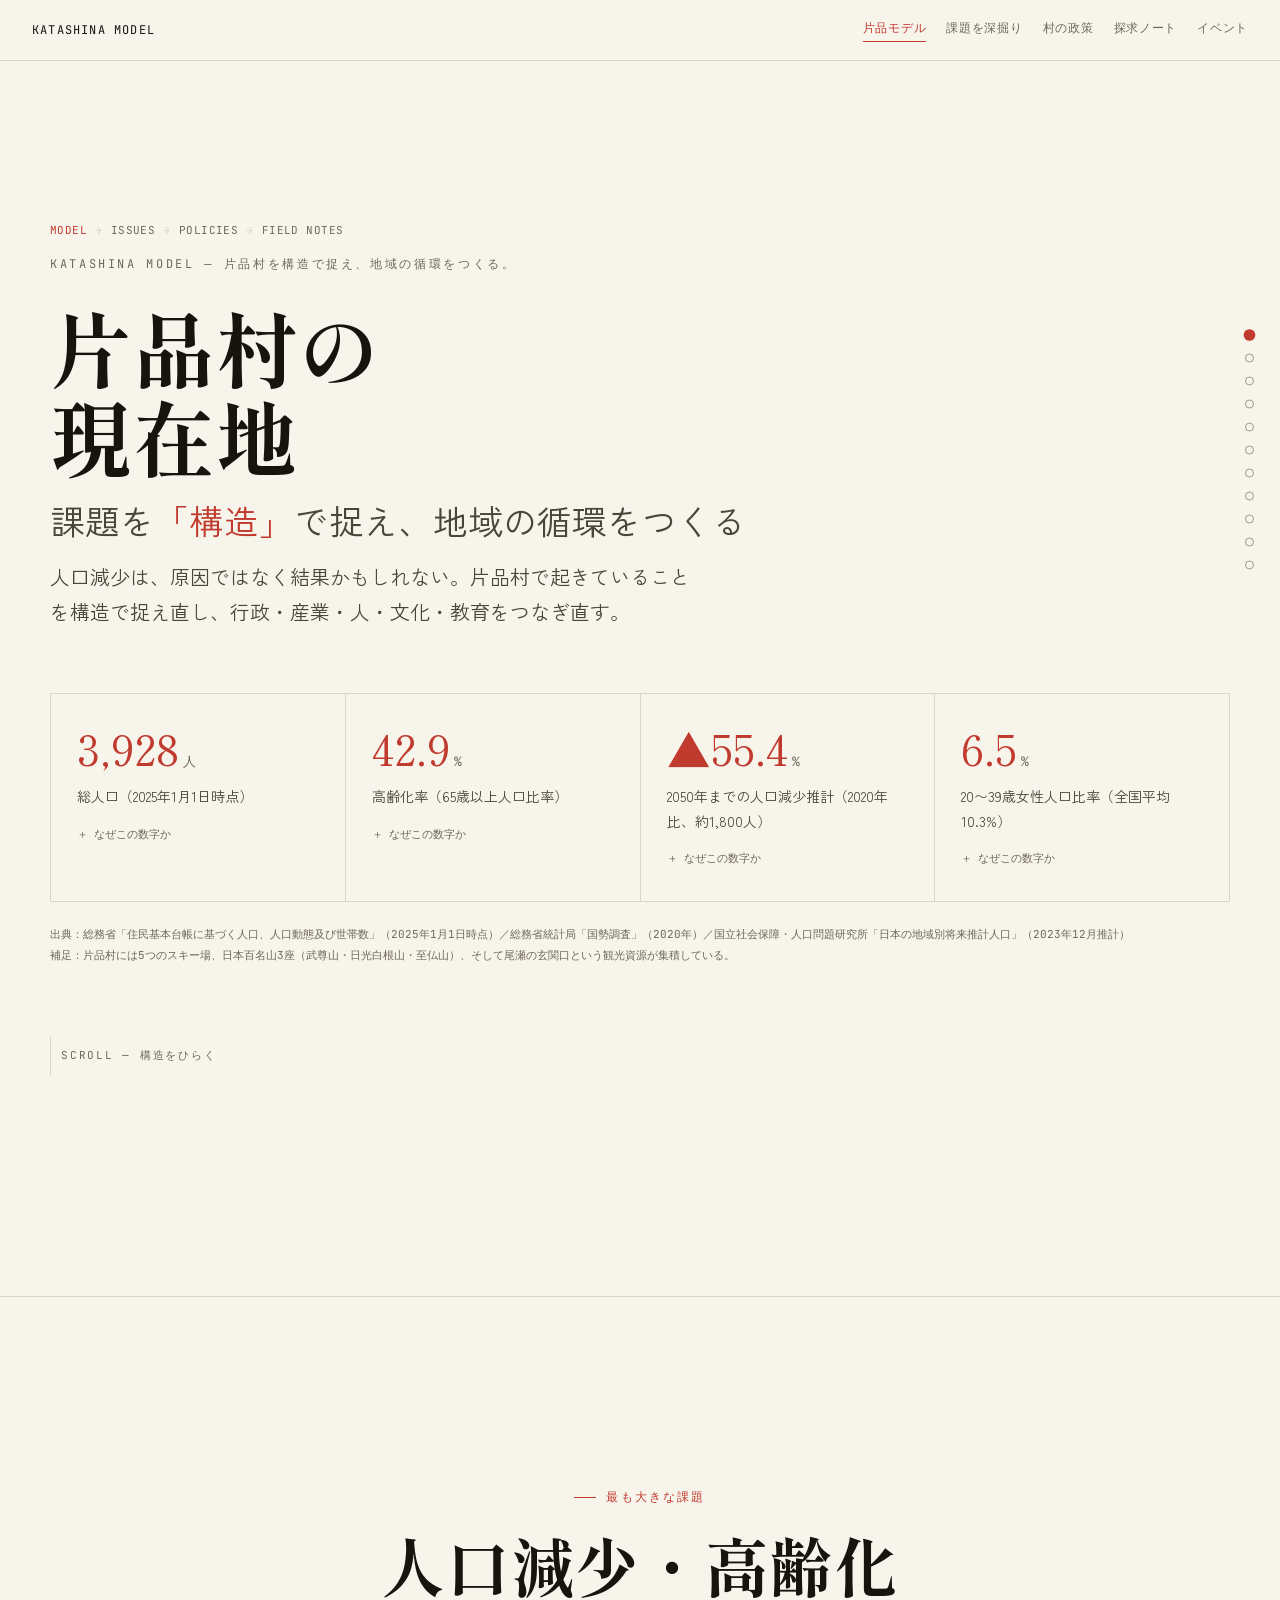
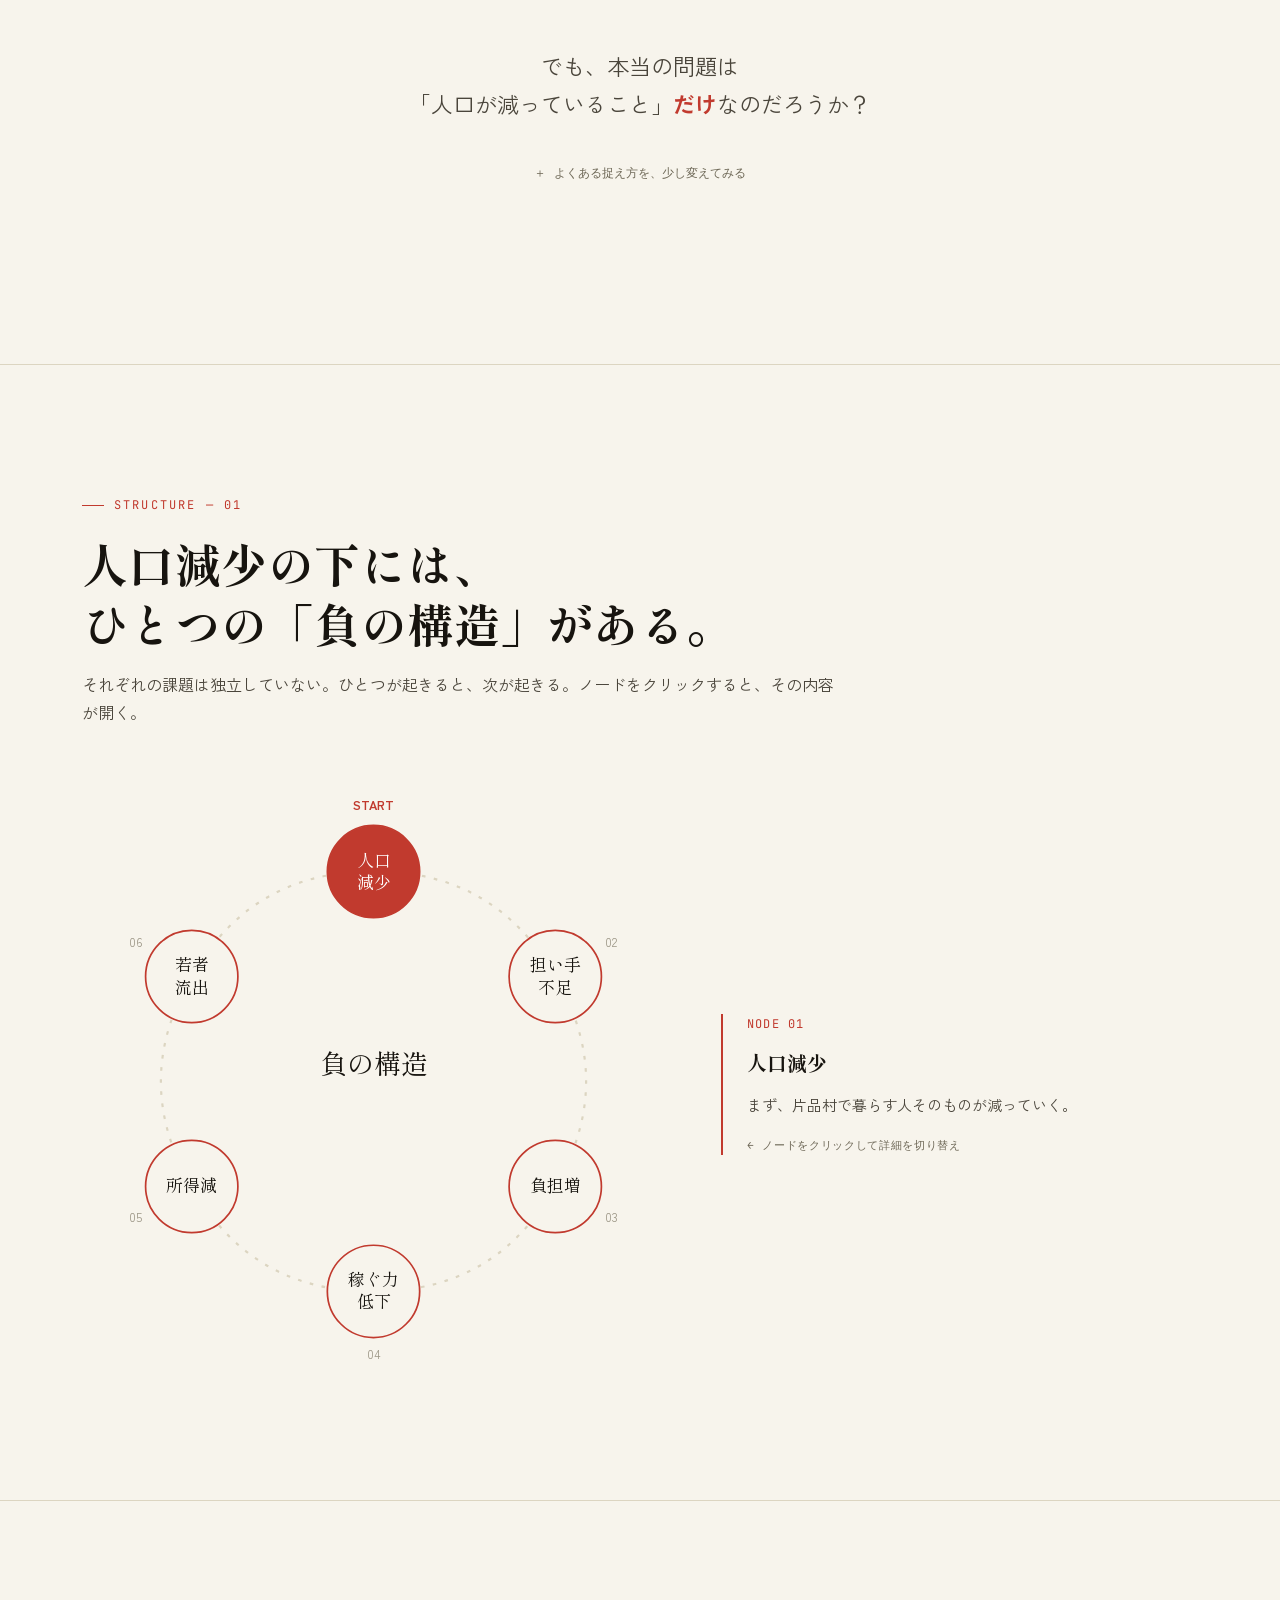
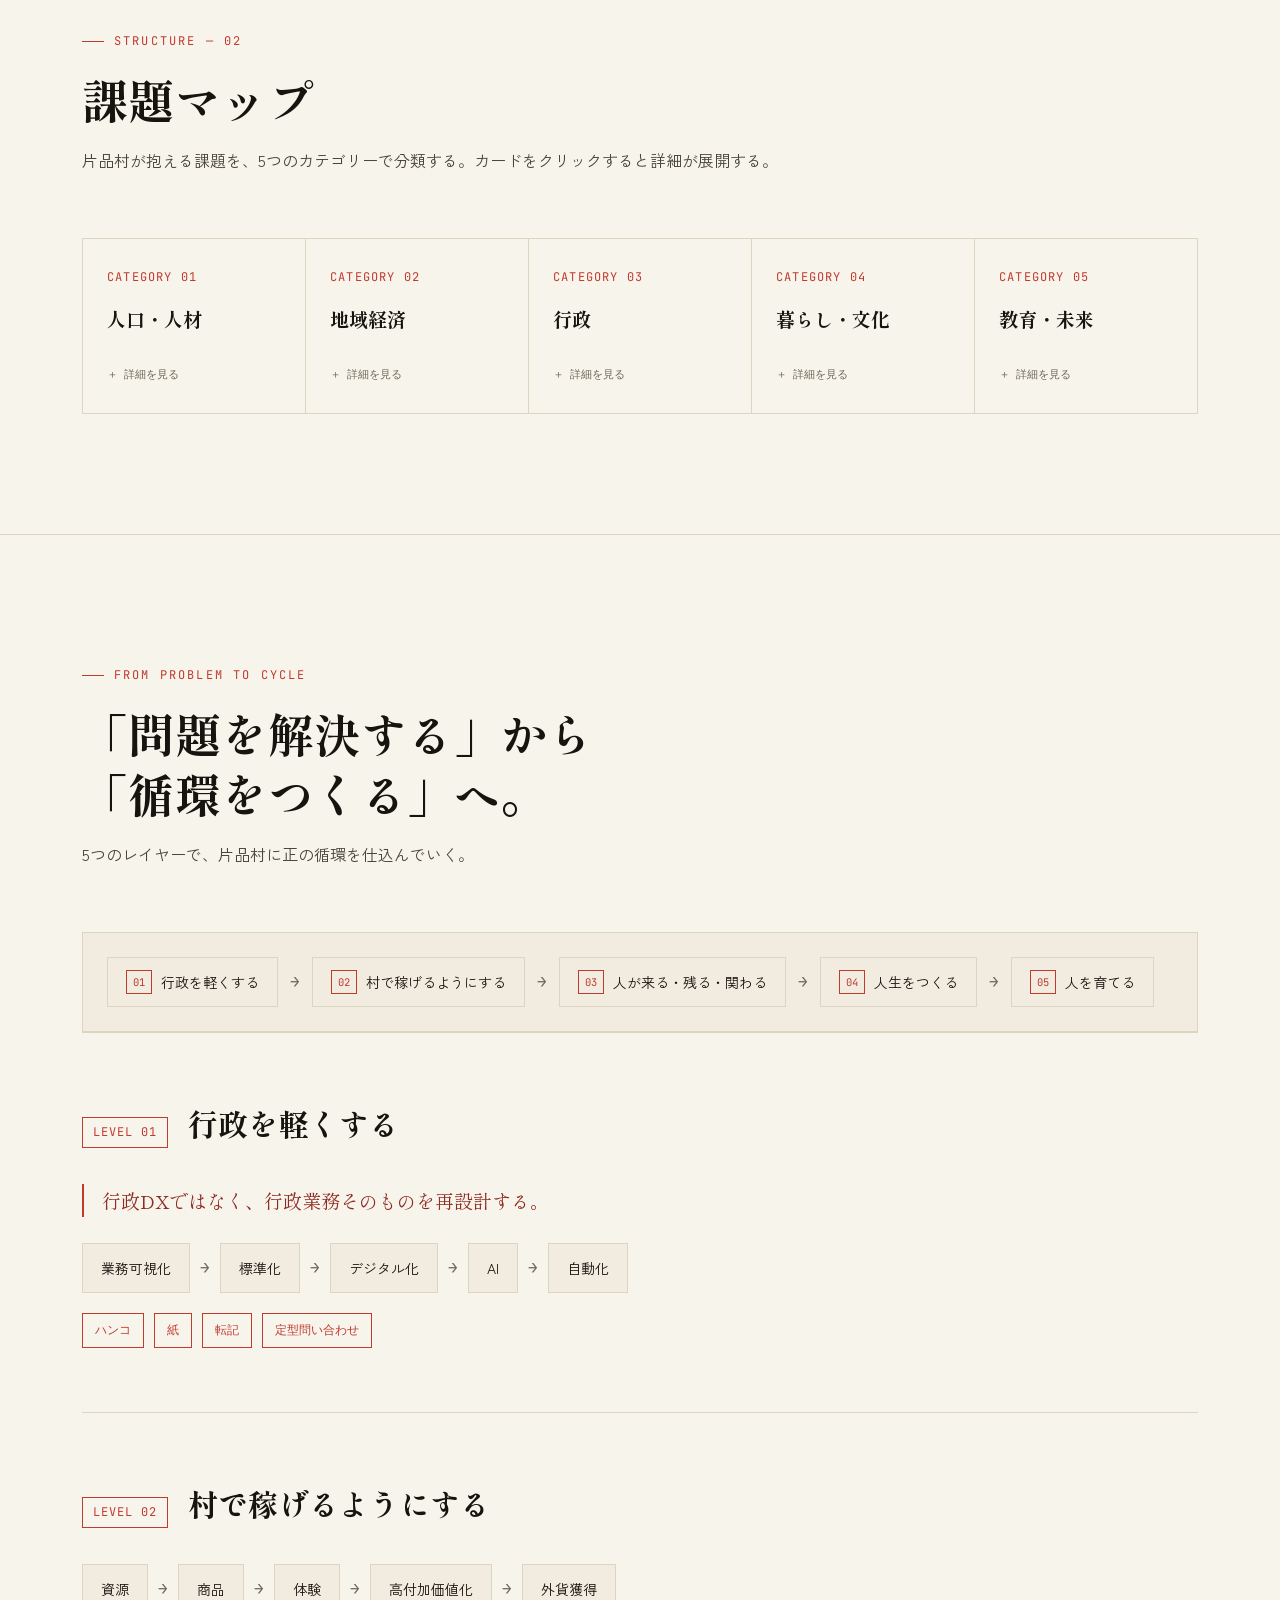
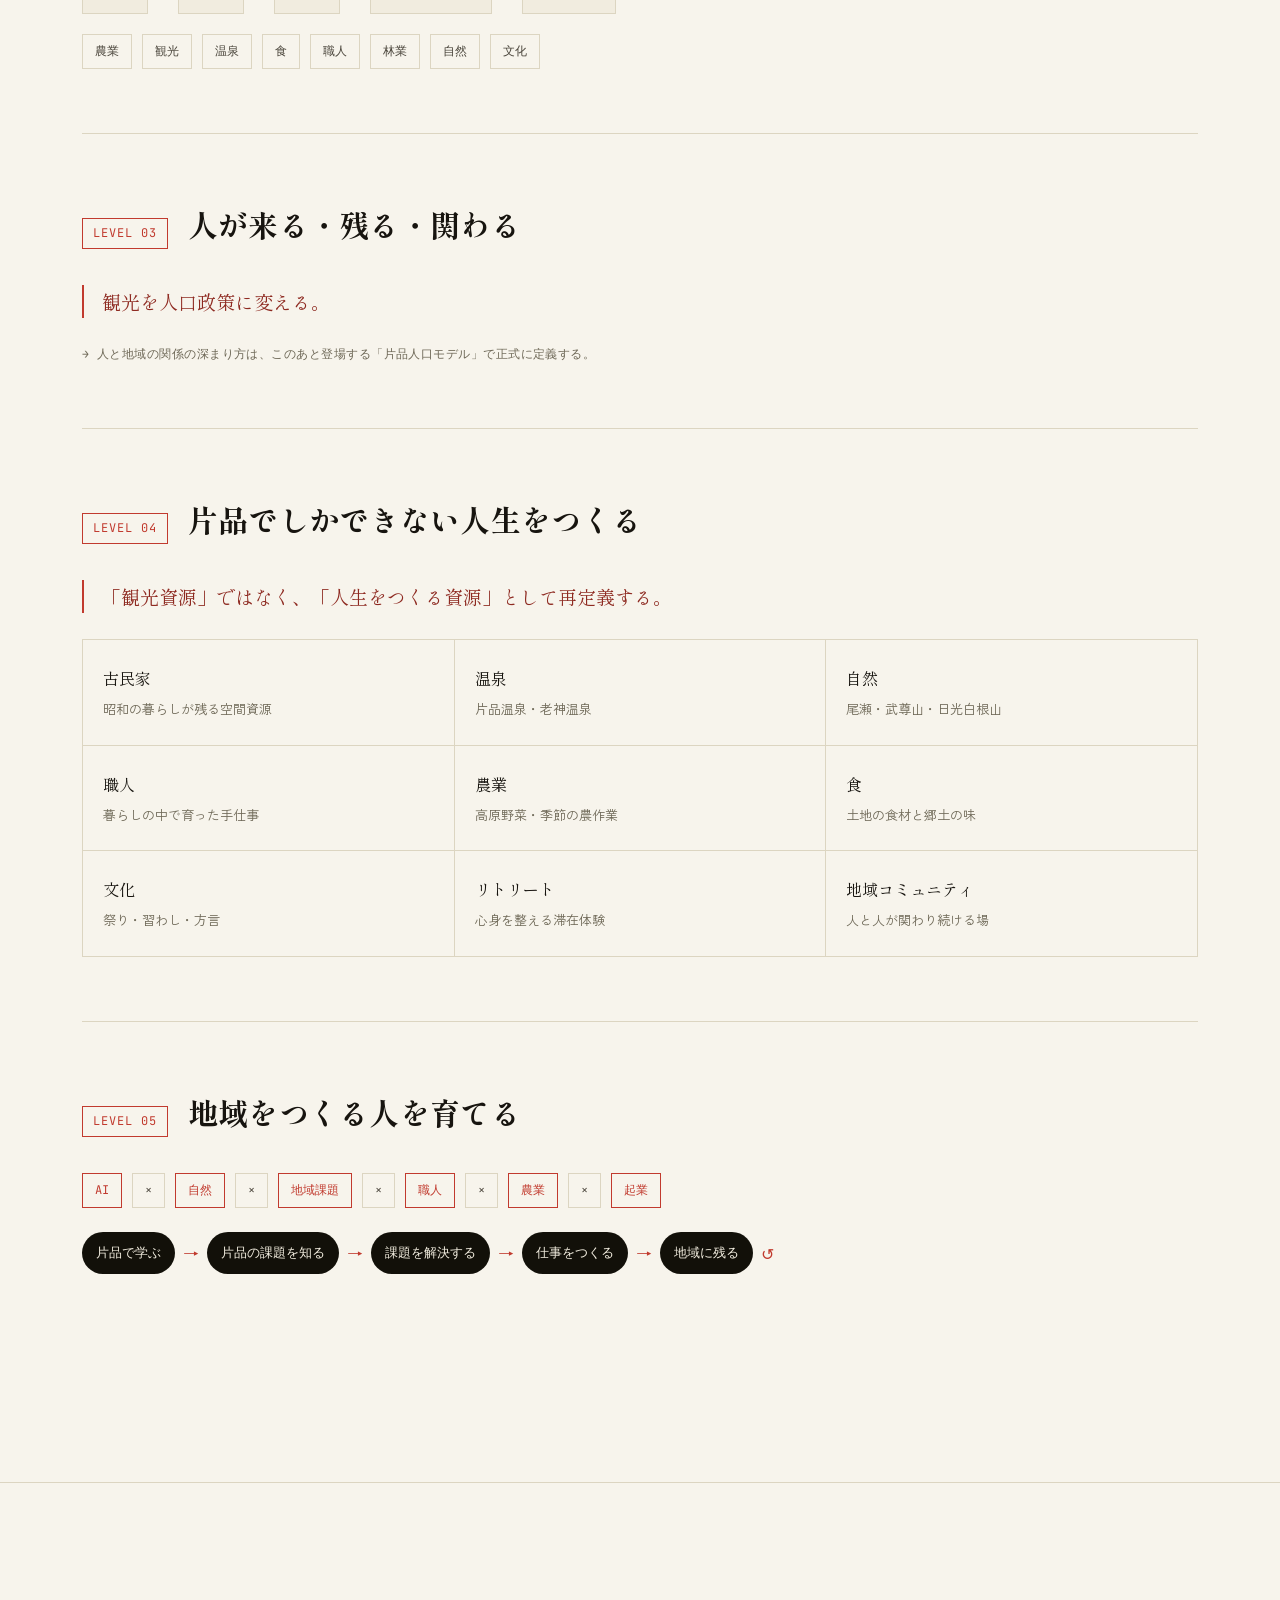
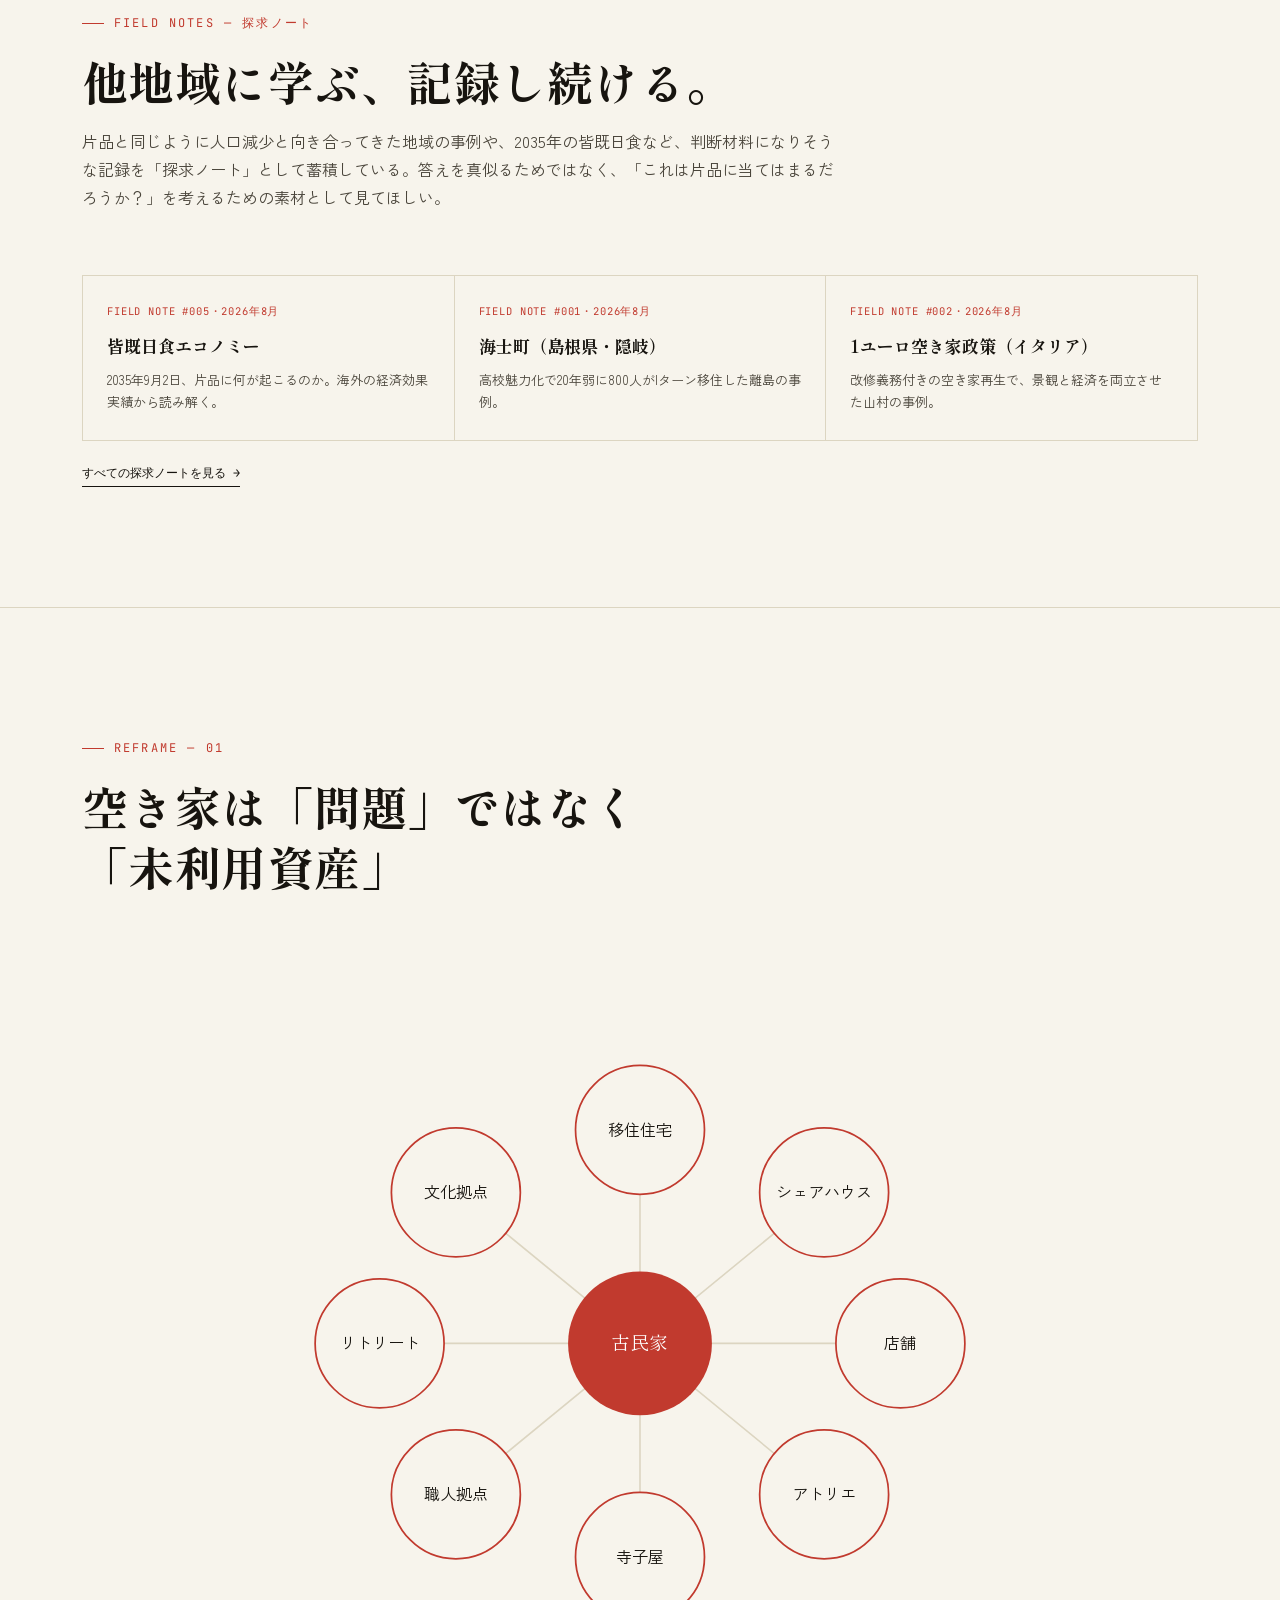
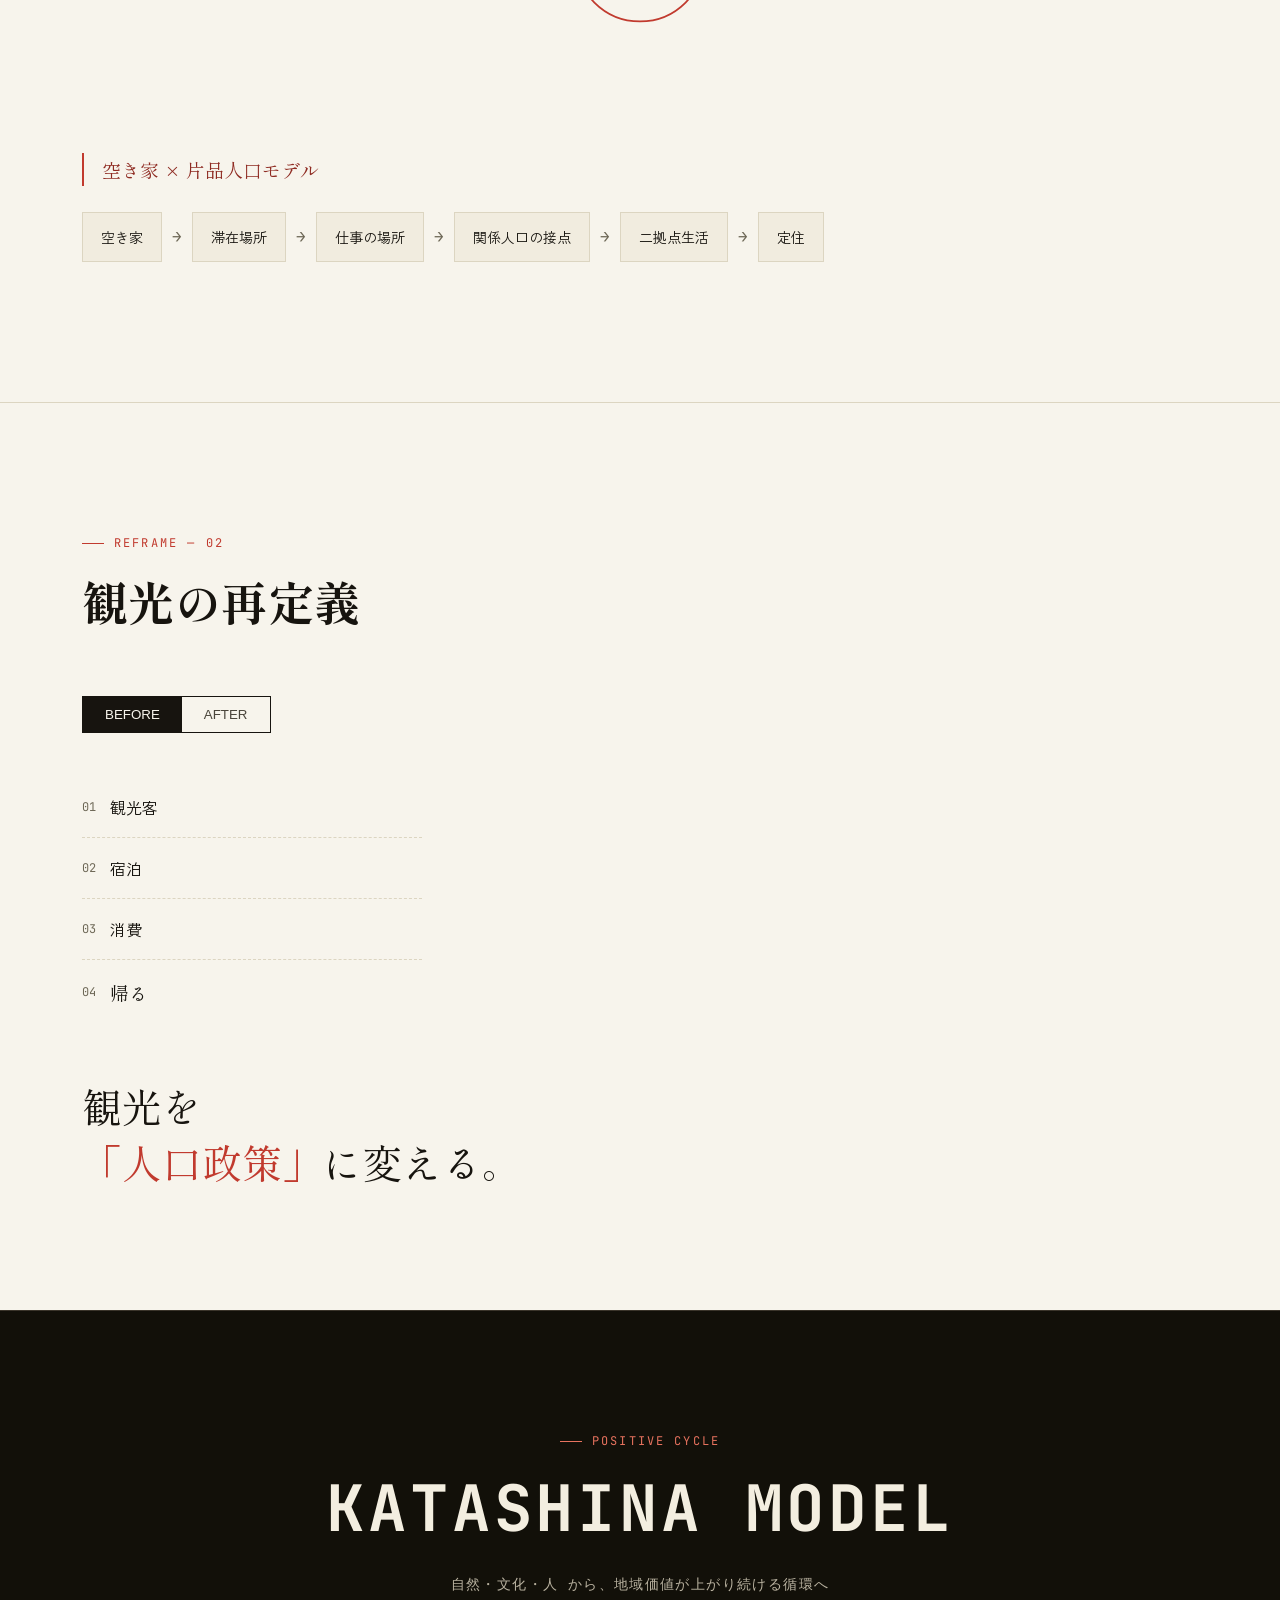
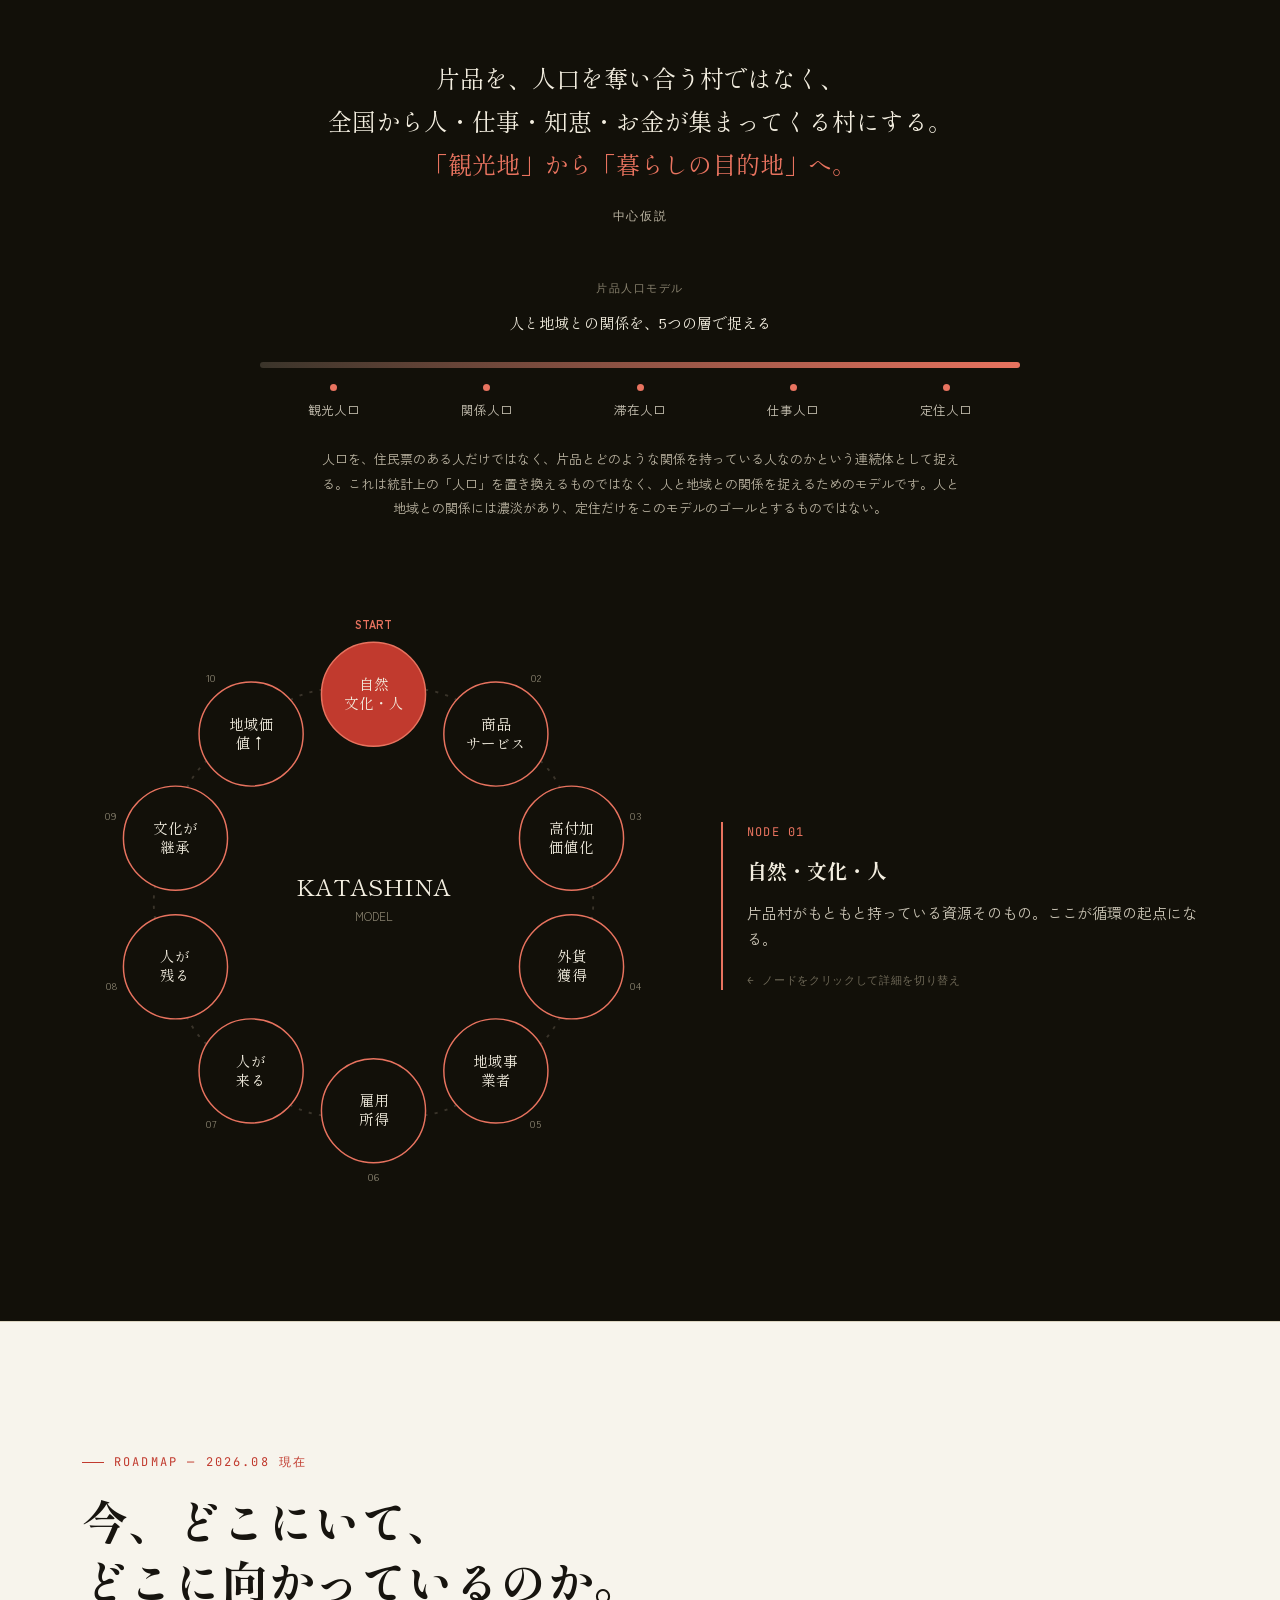
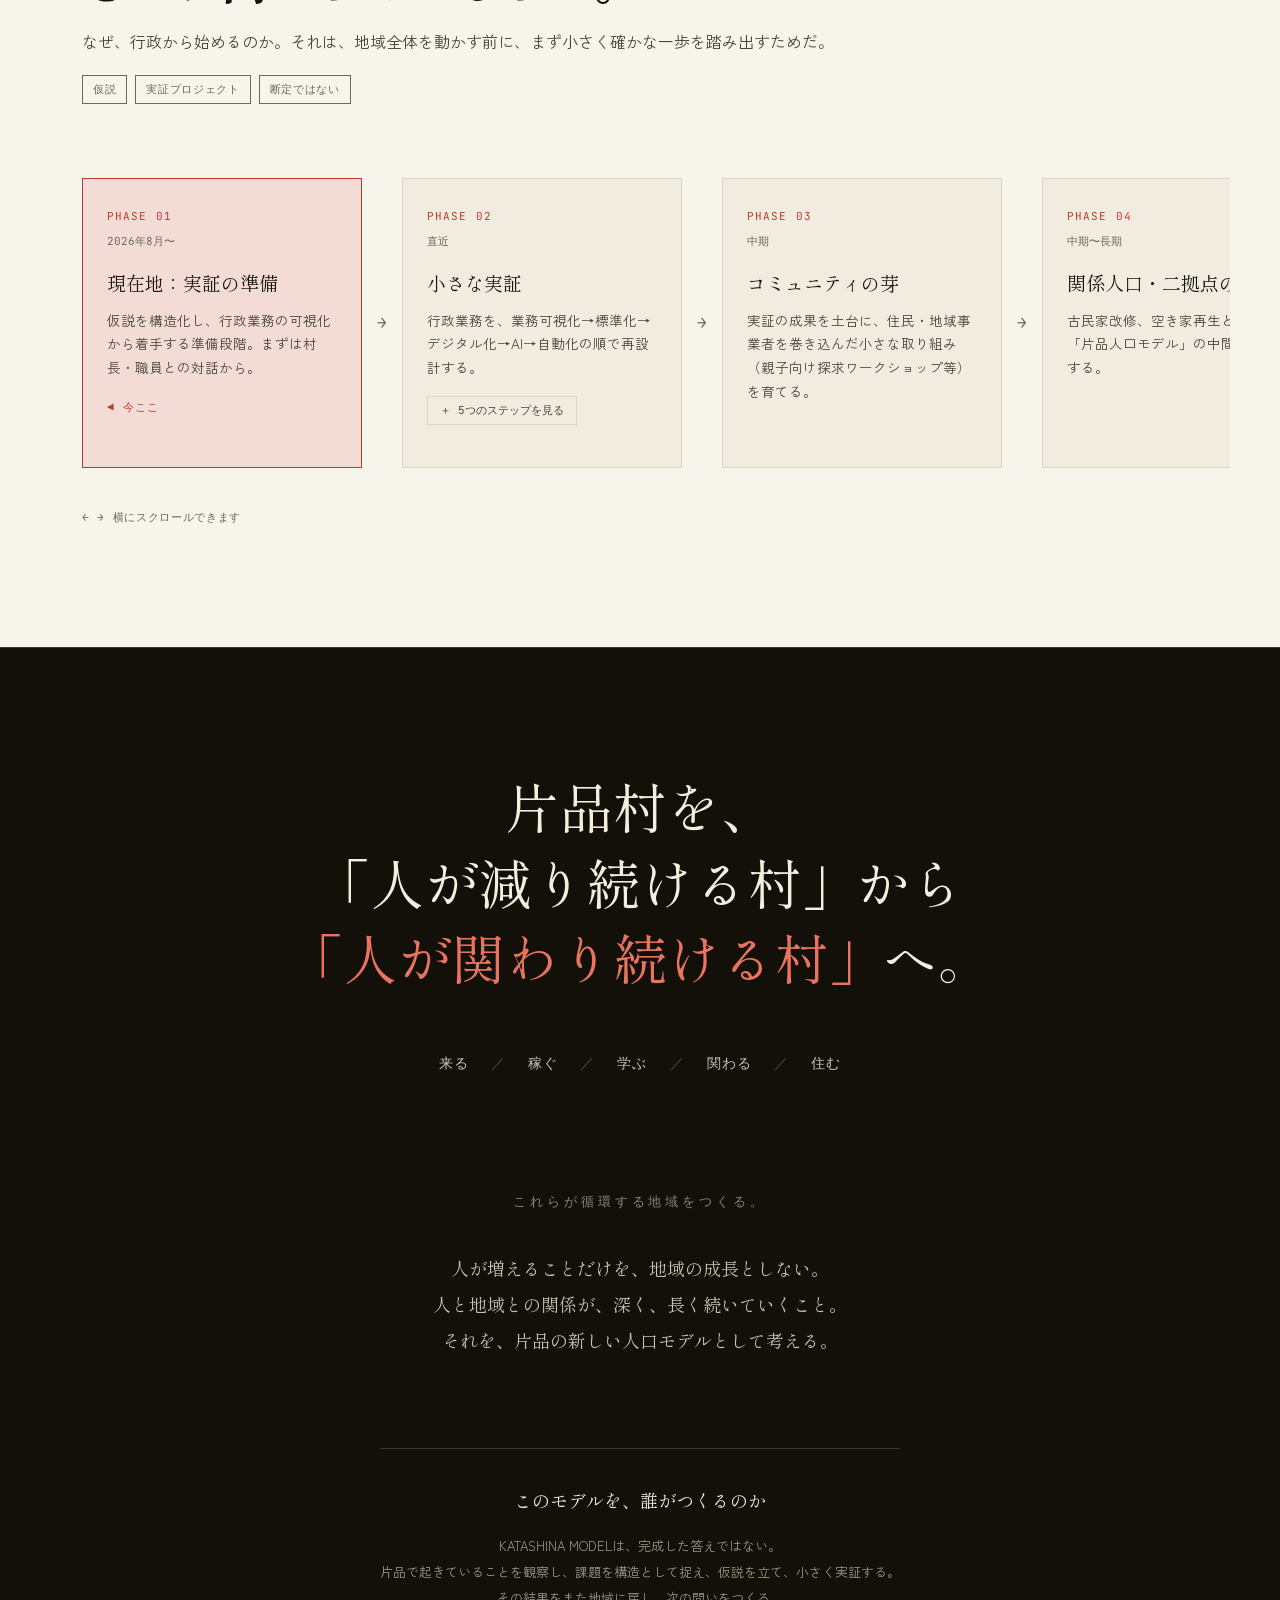
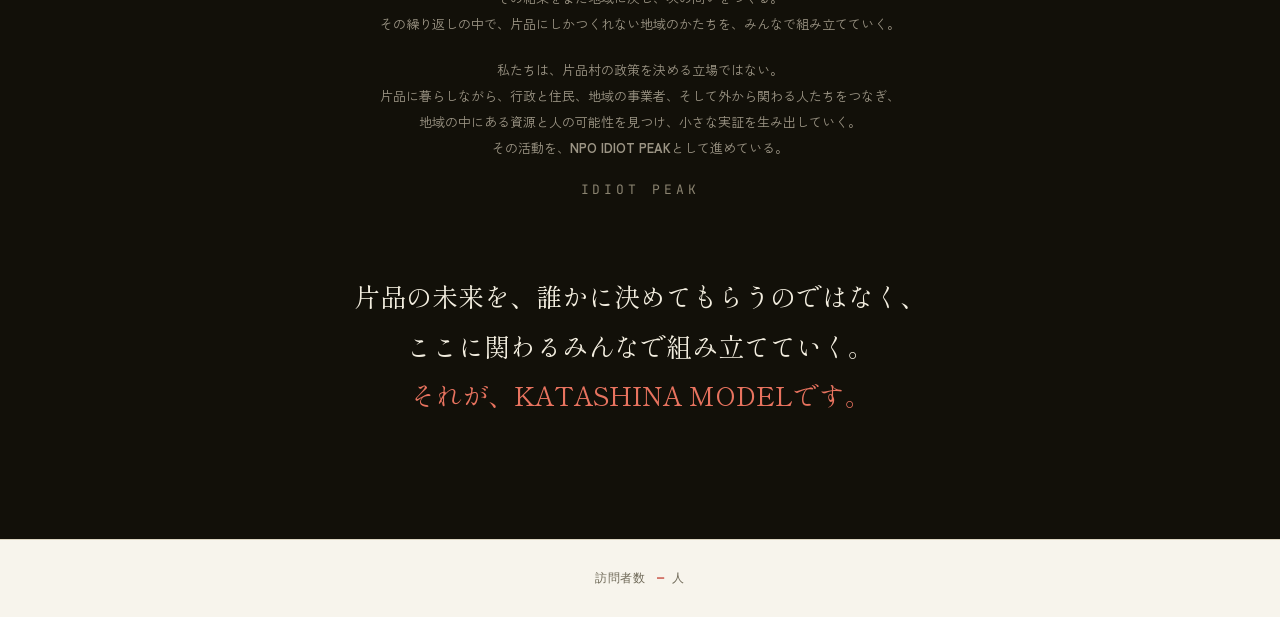
<file: index.html>
<!DOCTYPE html>
<html lang="ja">
<head>
<meta charset="UTF-8">
<meta name="viewport" content="width=device-width, initial-scale=1.0">
<title>片品村の現在地 ― KATASHINA MODEL</title>
<link rel="preconnect" href="https://fonts.googleapis.com">
<link rel="preconnect" href="https://fonts.gstatic.com" crossorigin>
<link href="https://fonts.googleapis.com/css2?family=Shippori+Mincho:wght@400;500;600;700;800&family=Zen+Kaku+Gothic+New:wght@300;400;500;700;900&family=JetBrains+Mono:wght@400;500;600&display=swap" rel="stylesheet">
<link rel="stylesheet" href="style.css?v=10">
<noscript><style>.reveal{opacity:1!important; transform:none!important;}</style></noscript>
</head>
<body>

<header class="site-nav">
  <a class="brand" href="index.html">KATASHINA MODEL</a>
  <div class="links">
    <a class="nav-link current" href="index.html">片品モデル</a>
    <a class="nav-link" href="issues.html">課題を深掘り</a>
    <a class="nav-link" href="policies.html">村の政策</a>
    <a class="nav-link" href="field-notes.html">探求ノート</a>
    <a class="nav-link" href="events.html">イベント</a>
  </div>
</header>

<nav class="dotnav" id="dotnav"></nav>

<!-- HERO / SECTION 01 -->
<section class="section" id="s01" style="border-top:none; padding-top:0;">
  <div class="wrap hero">
    <div class="breadcrumb reveal"><span class="here">MODEL</span><span class="sep">→</span><a href="issues.html">ISSUES</a><span class="sep">→</span><a href="policies.html">POLICIES</a><span class="sep">→</span><a href="field-notes.html">FIELD NOTES</a></div>
    <div class="hero-kicker reveal" style="margin-top:14px;">KATASHINA MODEL ― 片品村を構造で捉え、地域の循環をつくる。</div>
    <h1 class="reveal d1">片品村の<br>現在地<span style="display:block; font-size:0.42em; margin-top:22px; color:var(--ink-soft); font-family:var(--sans); font-weight:400;">課題を<em>「構造」</em>で捉え、地域の循環をつくる</span></h1>
    <p class="lead reveal d2">人口減少は、原因ではなく結果かもしれない。片品村で起きていることを構造で捉え直し、行政・産業・人・文化・教育をつなぎ直す。</p>

    <div class="stat-grid reveal d3">
      <div class="stat-card">
        <div><span class="stat-num">3,928</span><span class="stat-unit">人</span></div>
        <div class="stat-label">総人口（2025年1月1日時点）</div>
        <div class="stat-toggle"><span class="plus">＋</span> なぜこの数字か</div>
        <div class="stat-detail">
          <p>この数字単体では危機感が伝わりにくい。重要なのは減少の「ペース」と「年齢構成」で、右の3つの数字と合わせて読むことで、はじめて構造が見えてくる。すべての起点になる現在地の数字。</p>
        </div>
      </div>
      <div class="stat-card">
        <div><span class="stat-num">42.9</span><span class="stat-unit">%</span></div>
        <div class="stat-label">高齢化率（65歳以上人口比率）</div>
        <div class="stat-toggle"><span class="plus">＋</span> なぜこの数字か</div>
        <div class="stat-detail">
          <p>全国平均（約29%）を大きく上回る。担い手不足に直結する数字だが、高齢者を「負担」とだけ捉えるのではなく、暮らしに眠る知恵や職人技の「保有者」として見る視点も、片品モデルでは重視している（05 LEVEL04・LEVEL05と接続）。</p>
        </div>
      </div>
      <div class="stat-card">
        <div><span class="stat-num">▲55.4</span><span class="stat-unit">%</span></div>
        <div class="stat-label">2050年までの人口減少推計（2020年比、約1,800人）</div>
        <div class="stat-toggle"><span class="plus">＋</span> なぜこの数字か</div>
        <div class="stat-detail">
          <p>この数字は「何も対策をしなければこうなる」という基準線であり、確定した未来ではない。実際、片品村自身の総合計画でも、対策次第で2050年に2,600人以上を目指す複数シナリオが示されている。だからこそ「打ち手」が意味を持つ。</p>
        </div>
      </div>
      <div class="stat-card">
        <div><span class="stat-num">6.5</span><span class="stat-unit">%</span></div>
        <div class="stat-label">20〜39歳女性人口比率（全国平均10.3%）</div>
        <div class="stat-toggle"><span class="plus">＋</span> なぜこの数字か</div>
        <div class="stat-detail">
          <p>出産適齢期の女性人口比率が全国平均の3分の2以下しかない。出産人口そのものが増えなければ、長期的に人口は増えない構造的制約になっている。つまり、この年代の女性と接点を持てる観光・関係人口施策が必要ではないか、という仮説（HITOSアーユルヴェーダ・コミュニティ構想はこの仮説に基づく最初の一手）。</p>
        </div>
      </div>
    </div>
    <p class="sources reveal d4">
      出典：総務省「住民基本台帳に基づく人口、人口動態及び世帯数」（2025年1月1日時点）／総務省統計局「国勢調査」（2020年）／国立社会保障・人口問題研究所「日本の地域別将来推計人口」（2023年12月推計）<br>
      補足：片品村には5つのスキー場、日本百名山3座（武尊山・日光白根山・至仏山）、そして尾瀬の玄関口という観光資源が集積している。
    </p>

    <div class="scroll-cue"><div class="scroll-line"></div>SCROLL — 構造をひらく</div>
  </div>
</section>

<!-- SECTION 02 -->
<section class="section" id="s02">
  <div class="wrap q-block">
    <div class="eyebrow reveal">最も大きな課題</div>
    <h2 class="big disp reveal d1">人口減少・高齢化</h2>
    <p class="ask reveal d2">でも、本当の問題は<br class="mobile-only">「人口が減っていること」<strong>だけ</strong>なのだろうか？</p>

    <div class="q-toggle reveal d3"><span class="plus">＋</span> よくある捉え方を、少し変えてみる</div>
    <div class="q-column">
      <p>「人口減少」と聞くと、「もう仕方ない」「地方はどこも同じ」と、そこで思考が止まってしまうことがある。ニュースでも会議でも、同じような数字を見飽きるほど繰り返し聞かされてきたからかもしれない。</p>
      <p>でも、「人口減少」というひとつの言葉でまとめてしまうと、村の中で実際に起きている無数の小さな出来事——誰かが村を出て行った理由、担い手が減って祭りの規模が縮んだこと、空き家がひとつ増えたこと——が、かえって見えなくなってしまう。</p>
      <p>人口減少は、原因ではなく、いろいろな出来事が積み重なった「結果」なのかもしれない。だとしたら、人口の数字だけを追いかけても、根本のところは変わらない。</p>
      <p>このページでは、人口減少という大きな言葉を一度分解して、片品村の中で実際に何が起きているのかを、ひとつずつ見ていきたい。</p>
    </div>
  </div>
</section>

<!-- SECTION 03: 負の構造 -->
<section class="section" id="s03">
  <div class="wrap">
    <div class="s-head reveal">
      <div class="eyebrow">STRUCTURE — 01</div>
      <h2>人口減少の下には、<br>ひとつの「負の構造」がある。</h2>
      <p>それぞれの課題は独立していない。ひとつが起きると、次が起きる。ノードをクリックすると、その内容が開く。</p>
    </div>
    <div class="cycle-wrap reveal d1">
      <div class="cycle-svg-box">
        <svg id="cycle-neg" viewBox="0 0 480 480"></svg>
        <div class="diagram-scroll-hint">← → 図を横にスクロールできます</div>
      </div>
      <div class="cycle-detail" id="cycle-neg-detail">
        <div class="idx">NODE 01</div>
        <h4>人口減少</h4>
        <p>まず、片品村で暮らす人そのものが減っていく。</p>
        <div class="cycle-hint">← ノードをクリックして詳細を切り替え</div>
      </div>
    </div>
  </div>
</section>

<!-- SECTION 04: 課題マップ -->
<section class="section" id="s04">
  <div class="wrap">
    <div class="s-head reveal">
      <div class="eyebrow">STRUCTURE — 02</div>
      <h2>課題マップ</h2>
      <p>片品村が抱える課題を、5つのカテゴリーで分類する。カードをクリックすると詳細が展開する。</p>
    </div>
    <div class="cat-grid reveal d1" id="cat-grid"></div>
  </div>
</section>

<!-- SECTION 05: 打ち手 -->
<section class="section" id="s05">
  <div class="wrap">
    <div class="s-head reveal">
      <div class="eyebrow">FROM PROBLEM TO CYCLE</div>
      <h2>「問題を解決する」から<br>「循環をつくる」へ。</h2>
      <p>5つのレイヤーで、片品村に正の循環を仕込んでいく。</p>
    </div>

    <div class="level-overview reveal d1">
      <a class="chain-step lv-step" href="#lv01"><span class="lv-num">01</span>行政を軽くする</a>
      <span class="chain-arrow">→</span>
      <a class="chain-step lv-step" href="#lv02"><span class="lv-num">02</span>村で稼げるようにする</a>
      <span class="chain-arrow">→</span>
      <a class="chain-step lv-step" href="#lv03"><span class="lv-num">03</span>人が来る・残る・関わる</a>
      <span class="chain-arrow">→</span>
      <a class="chain-step lv-step" href="#lv04"><span class="lv-num">04</span>人生をつくる</a>
      <span class="chain-arrow">→</span>
      <a class="chain-step lv-step" href="#lv05"><span class="lv-num">05</span>人を育てる</a>
    </div>

    <div class="level reveal" id="lv01">
      <div class="level-head"><span class="level-tag">LEVEL 01</span><h3>行政を軽くする</h3></div>
      <div class="level-msg">行政DXではなく、行政業務そのものを再設計する。</div>
      <div class="chain">
        <div class="chain-step">業務可視化</div><div class="chain-arrow">→</div>
        <div class="chain-step">標準化</div><div class="chain-arrow">→</div>
        <div class="chain-step">デジタル化</div><div class="chain-arrow">→</div>
        <div class="chain-step">AI</div><div class="chain-arrow">→</div>
        <div class="chain-step">自動化</div>
      </div>
      <div class="tag-row">
        <span class="tag hot">ハンコ</span><span class="tag hot">紙</span><span class="tag hot">転記</span><span class="tag hot">定型問い合わせ</span>
      </div>
    </div>

    <div class="level reveal" id="lv02">
      <div class="level-head"><span class="level-tag">LEVEL 02</span><h3>村で稼げるようにする</h3></div>
      <div class="chain">
        <div class="chain-step">資源</div><div class="chain-arrow">→</div>
        <div class="chain-step">商品</div><div class="chain-arrow">→</div>
        <div class="chain-step">体験</div><div class="chain-arrow">→</div>
        <div class="chain-step">高付加価値化</div><div class="chain-arrow">→</div>
        <div class="chain-step">外貨獲得</div>
      </div>
      <div class="tag-row">
        <span class="tag">農業</span><span class="tag">観光</span><span class="tag">温泉</span><span class="tag">食</span><span class="tag">職人</span><span class="tag">林業</span><span class="tag">自然</span><span class="tag">文化</span>
      </div>
    </div>

    <div class="level reveal" id="lv03">
      <div class="level-head"><span class="level-tag">LEVEL 03</span><h3>人が来る・残る・関わる</h3></div>
      <div class="level-msg">観光を人口政策に変える。</div>
      <div class="note">→ 人と地域の関係の深まり方は、このあと登場する「片品人口モデル」で正式に定義する。</div>
    </div>

    <div class="level reveal" id="lv04">
      <div class="level-head"><span class="level-tag">LEVEL 04</span><h3>片品でしかできない人生をつくる</h3></div>
      <div class="level-msg">「観光資源」ではなく、「人生をつくる資源」として再定義する。</div>
      <div class="card-grid" id="level4-grid"></div>
    </div>

    <div class="level reveal" id="lv05">
      <div class="level-head"><span class="level-tag">LEVEL 05</span><h3>地域をつくる人を育てる</h3></div>
      <div class="tag-row">
        <span class="tag hot">AI</span><span class="tag">×</span><span class="tag hot">自然</span><span class="tag">×</span><span class="tag hot">地域課題</span><span class="tag">×</span><span class="tag hot">職人</span><span class="tag">×</span><span class="tag hot">農業</span><span class="tag">×</span><span class="tag hot">起業</span>
      </div>
      <div class="mini-cycle-row">
        <div class="node">片品で学ぶ</div><div class="arrow">→</div>
        <div class="node">片品の課題を知る</div><div class="arrow">→</div>
        <div class="node">課題を解決する</div><div class="arrow">→</div>
        <div class="node">仕事をつくる</div><div class="arrow">→</div>
        <div class="node">地域に残る</div><div class="arrow">↺</div>
      </div>
    </div>
  </div>
</section>

<!-- SECTION 05.5: 探求ノート ダイジェスト -->
<section class="section" id="s055">
  <div class="wrap">
    <div class="s-head reveal">
      <div class="eyebrow">FIELD NOTES — 探求ノート</div>
      <h2>他地域に学ぶ、記録し続ける。</h2>
      <p>片品と同じように人口減少と向き合ってきた地域の事例や、2035年の皆既日食など、判断材料になりそうな記録を「探求ノート」として蓄積している。答えを真似るためではなく、「これは片品に当てはまるだろうか？」を考えるための素材として見てほしい。</p>
    </div>
    <div class="note-teaser-grid reveal d1">
      <a class="note-teaser" href="field-notes.html#note-005">
        <div class="nt-tag">FIELD NOTE #005・2026年8月</div>
        <h4>皆既日食エコノミー</h4>
        <p>2035年9月2日、片品に何が起こるのか。海外の経済効果実績から読み解く。</p>
      </a>
      <a class="note-teaser" href="field-notes.html#note-001">
        <div class="nt-tag">FIELD NOTE #001・2026年8月</div>
        <h4>海士町（島根県・隠岐）</h4>
        <p>高校魅力化で20年弱に800人がIターン移住した離島の事例。</p>
      </a>
      <a class="note-teaser" href="field-notes.html#note-002">
        <div class="nt-tag">FIELD NOTE #002・2026年8月</div>
        <h4>1ユーロ空き家政策（イタリア）</h4>
        <p>改修義務付きの空き家再生で、景観と経済を両立させた山村の事例。</p>
      </a>
    </div>
    <a class="note-more reveal d2" href="field-notes.html">すべての探求ノートを見る →</a>
  </div>
</section>

<!-- SECTION 06: 空き家の再定義 -->
<section class="section" id="s06">
  <div class="wrap">
    <div class="s-head reveal">
      <div class="eyebrow">REFRAME — 01</div>
      <h2>空き家は「問題」ではなく<br>「未利用資産」</h2>
    </div>
    <div class="branch-wrap reveal d1">
      <svg id="akiya-branch" class="branch-svg" viewBox="0 0 900 520"></svg>
      <div class="diagram-scroll-hint">← → 図を横にスクロールできます</div>
    </div>
    <div class="reveal d2" style="margin-top:20px;">
      <div class="level-msg" style="margin-top:0;">空き家 × 片品人口モデル</div>
      <div class="chain">
        <div class="chain-step">空き家</div><div class="chain-arrow">→</div>
        <div class="chain-step">滞在場所</div><div class="chain-arrow">→</div>
        <div class="chain-step">仕事の場所</div><div class="chain-arrow">→</div>
        <div class="chain-step">関係人口の接点</div><div class="chain-arrow">→</div>
        <div class="chain-step">二拠点生活</div><div class="chain-arrow">→</div>
        <div class="chain-step">定住</div>
      </div>
    </div>
  </div>
</section>

<!-- SECTION 07: 観光の再定義 -->
<section class="section" id="s07">
  <div class="wrap">
    <div class="s-head reveal">
      <div class="eyebrow">REFRAME — 02</div>
      <h2>観光の再定義</h2>
    </div>
    <div class="ba-toggle reveal d1" id="ba-toggle">
      <button data-mode="before" class="active">BEFORE</button>
      <button data-mode="after">AFTER</button>
    </div>
    <div class="reveal d2">
      <div class="ba-flow before" id="ba-flow"></div>
    </div>
    <div class="ba-caption reveal d3">観光を<br><em>「人口政策」</em>に変える。</div>
  </div>
</section>

<!-- SECTION 08: KATASHINA MODEL -->
<section class="section dark" id="s08">
  <div class="wrap">
    <div class="eyebrow reveal" style="justify-content:center; display:flex;">POSITIVE CYCLE</div>
    <h2 class="km-title reveal d1">KATASHINA MODEL</h2>
    <p class="km-sub reveal d2">自然・文化・人 から、地域価値が上がり続ける循環へ</p>

    <div class="km-hypothesis reveal d2">
      片品を、人口を奪い合う村ではなく、<br>
      全国から人・仕事・知恵・お金が集まってくる村にする。<br>
      <em>「観光地」から「暮らしの目的地」へ。</em>
    </div>
    <div class="km-sub2 reveal d2">中心仮説</div>

    <div class="pop-model reveal d2">
      <div class="pop-model-title">片品人口モデル</div>
      <div class="pop-model-sub">人と地域との関係を、5つの層で捉える</div>
      <div class="grad-scale">
        <div class="grad-bar"></div>
        <div class="grad-labels">
          <span>観光人口</span><span>関係人口</span><span>滞在人口</span><span>仕事人口</span><span>定住人口</span>
        </div>
      </div>
      <p class="pop-model-note">人口を、住民票のある人だけではなく、片品とどのような関係を持っている人なのかという連続体として捉える。これは統計上の「人口」を置き換えるものではなく、人と地域との関係を捉えるためのモデルです。人と地域との関係には濃淡があり、定住だけをこのモデルのゴールとするものではない。</p>
    </div>

    <div class="cycle-wrap reveal d3">
      <div class="cycle-svg-box">
        <svg id="cycle-pos" viewBox="0 0 560 560"></svg>
        <div class="diagram-scroll-hint">← → 図を横にスクロールできます</div>
      </div>
      <div class="cycle-detail" id="cycle-pos-detail" style="border-left-color:#E8735F;">
        <div class="idx" style="color:#E8735F;">NODE 01</div>
        <h4 style="color:var(--dark-ink);">自然・文化・人</h4>
        <p>片品村がもともと持っている資源そのもの。ここが循環の起点になる。</p>
        <div class="cycle-hint">← ノードをクリックして詳細を切り替え</div>
      </div>
    </div>
  </div>
</section>

<!-- SECTION 09: マイルストーン -->
<section class="section" id="s09">
  <div class="wrap">
    <div class="s-head reveal">
      <div class="eyebrow">ROADMAP — 2026.08 現在</div>
      <h2>今、どこにいて、<br>どこに向かっているのか。</h2>
      <p>なぜ、行政から始めるのか。それは、地域全体を動かす前に、まず小さく確かな一歩を踏み出すためだ。</p>
      <div class="badge-row"><span class="badge">仮説</span><span class="badge">実証プロジェクト</span><span class="badge">断定ではない</span></div>
    </div>

    <div class="roadmap-scroll reveal d1">
      <div class="roadmap-track">
        <div class="rm-card active">
          <div class="rm-phase">PHASE 01</div>
          <div class="rm-when">2026年8月〜</div>
          <div class="rm-title">現在地：実証の準備</div>
          <p class="rm-desc">仮説を構造化し、行政業務の可視化から着手する準備段階。まずは村長・職員との対話から。</p>
          <div class="rm-now">◀ 今ここ</div>
        </div>
        <div class="rm-arrow">→</div>

        <div class="rm-card">
          <div class="rm-phase">PHASE 02</div>
          <div class="rm-when">直近</div>
          <div class="rm-title">小さな実証</div>
          <p class="rm-desc">行政業務を、業務可視化→標準化→デジタル化→AI→自動化の順で再設計する。</p>
          <button class="rm-toggle" type="button">＋ 5つのステップを見る</button>
          <ol class="rm-steps">
            <li>① 業務フローを聞く — 現場の職員に、実際の業務の流れをヒアリングする</li>
            <li>② 業務を可視化する — ハンコ・紙・転記・住民対応など、業務の全体像を図にする</li>
            <li>③「なくせる仕事」を見つける — そもそも要らない工程、重複している作業を洗い出す</li>
            <li>④ AI・デジタル化する — 残す必要がある業務を、AIとデジタルツールで効率化する</li>
            <li>⑤ 職員が本来やるべき仕事に戻る — 定型業務から解放された時間を、住民対応や政策づくりに使う</li>
          </ol>
        </div>
        <div class="rm-arrow">→</div>

        <div class="rm-card">
          <div class="rm-phase">PHASE 03</div>
          <div class="rm-when">中期</div>
          <div class="rm-title">コミュニティの芽</div>
          <p class="rm-desc">実証の成果を土台に、住民・地域事業者を巻き込んだ小さな取り組み（親子向け探求ワークショップ等）を育てる。</p>
        </div>
        <div class="rm-arrow">→</div>

        <div class="rm-card">
          <div class="rm-phase">PHASE 04</div>
          <div class="rm-when">中期〜長期</div>
          <div class="rm-title">関係人口・二拠点の拡大</div>
          <p class="rm-desc">古民家改修、空き家再生と連動し、「片品人口モデル」の中間層を厚くする。</p>
        </div>
        <div class="rm-arrow">→</div>

        <div class="rm-card">
          <div class="rm-phase">PHASE 05</div>
          <div class="rm-when">2035年9月2日</div>
          <div class="rm-title">皆既日食を共に祝う</div>
          <p class="rm-desc">宿泊者と村民が一緒に迎える日。KATASHINA MODELが実際に動いているかを確かめる、最初の大きな節目。</p>
        </div>
      </div>
    </div>
    <div class="roadmap-hint reveal d2">← → 横にスクロールできます</div>
  </div>
</section>

<!-- SECTION 10: 最後のメッセージ -->
<section class="section dark" id="s10">
  <div class="wrap closing">
    <div class="line reveal">片品村を、<br>「人が減り続ける村」から<br><em>「人が関わり続ける村」</em>へ。</div>
    <div class="verbs reveal d1">
      <span>来る</span><span>稼ぐ</span><span>学ぶ</span><span>関わる</span><span>住む</span>
    </div>
    <div class="reveal d2">
      <div class="final">これらが循環する地域をつくる。</div>
    </div>
    <div class="closing-note reveal d2">
      人が増えることだけを、地域の成長としない。<br>
      人と地域との関係が、深く、長く続いていくこと。<br>
      それを、片品の新しい人口モデルとして考える。
    </div>

    <div class="np-block reveal d3">
      <div class="np-title">このモデルを、誰がつくるのか</div>
      <p class="np-text">
        KATASHINA MODELは、完成した答えではない。<br>
        片品で起きていることを観察し、課題を構造として捉え、仮説を立て、小さく実証する。<br>
        その結果をまた地域に戻し、次の問いをつくる。<br>
        その繰り返しの中で、片品にしかつくれない地域のかたちを、みんなで組み立てていく。
      </p>
      <p class="np-text" style="margin-top:20px;">
        私たちは、片品村の政策を決める立場ではない。<br>
        片品に暮らしながら、行政と住民、地域の事業者、そして外から関わる人たちをつなぎ、<br>
        地域の中にある資源と人の可能性を見つけ、小さな実証を生み出していく。<br>
        その活動を、<strong>NPO IDIOT PEAK</strong>として進めている。
      </p>
      <div class="np-brand">IDIOT PEAK</div>
    </div>

    <div class="km-final reveal d3">
      片品の未来を、誰かに決めてもらうのではなく、<br>ここに関わるみんなで組み立てていく。<br>
      <em>それが、KATASHINA MODELです。</em>
    </div>
  </div>
</section>

<footer class="site-footer">
  <div class="wrap">
    <div class="visitor-counter">訪問者数　<span id="visitor-count">--</span> 人</div>
  </div>
</footer>

<script>
/* ---------------- reveal on scroll ---------------- */
const revealEls = document.querySelectorAll('.reveal');
if('IntersectionObserver' in window){
  const io = new IntersectionObserver((entries)=>{
    entries.forEach(e=>{ if(e.isIntersecting){ e.target.classList.add('in'); } });
  },{threshold:0.15});
  revealEls.forEach(el=>io.observe(el));
} else {
  revealEls.forEach(el=>el.classList.add('in'));
}

/* ---------------- stat card hypothesis toggle (section 01) ---------------- */
document.querySelectorAll('.stat-card').forEach(card=>{
  card.setAttribute('role','button');
  card.setAttribute('tabindex','0');
  card.setAttribute('aria-expanded','false');
  const toggle = ()=>{
    card.classList.toggle('open');
    card.setAttribute('aria-expanded', card.classList.contains('open') ? 'true' : 'false');
  };
  card.addEventListener('click', toggle);
  card.addEventListener('keydown', (e)=>{ if(e.key==='Enter' || e.key===' '){ e.preventDefault(); toggle(); } });
});

/* ---------------- section 02 empathy column toggle ---------------- */
document.querySelectorAll('.q-toggle').forEach(t=>{
  t.setAttribute('role','button');
  t.setAttribute('tabindex','0');
  t.setAttribute('aria-expanded','false');
  const toggle = ()=>{
    const parent = t.parentElement;
    parent.classList.toggle('open');
    t.setAttribute('aria-expanded', parent.classList.contains('open') ? 'true' : 'false');
  };
  t.addEventListener('click', toggle);
  t.addEventListener('keydown', (e)=>{ if(e.key==='Enter' || e.key===' '){ e.preventDefault(); toggle(); } });
});

/* ---------------- dot nav ---------------- */
const sections = document.querySelectorAll('section[id]');
const dotnav = document.getElementById('dotnav');
sections.forEach(sec=>{
  const b = document.createElement('button');
  b.dataset.target = sec.id;
  b.title = sec.id;
  b.addEventListener('click', ()=> sec.scrollIntoView({behavior:'smooth'}));
  dotnav.appendChild(b);
});
const dotBtns = dotnav.querySelectorAll('button');
const navIO = new IntersectionObserver((entries)=>{
  entries.forEach(e=>{
    if(e.isIntersecting){
      dotBtns.forEach(b=>b.classList.toggle('active', b.dataset.target===e.target.id));
    }
  });
},{threshold:0.5});
sections.forEach(s=>navIO.observe(s));

/* ---------------- generic circular cycle diagram ---------------- */
function wrapCycleLabel(label, maxChars){
  maxChars = maxChars || 5;
  if(label.length <= maxChars) return [label];
  const delim = label.indexOf('・');
  if(delim > 0 && delim < label.length - 1){
    return [label.slice(0, delim), label.slice(delim + 1)];
  }
  const mid = Math.ceil(label.length / 2);
  return [label.slice(0, mid), label.slice(mid)];
}

function buildCycle(svgId, detailId, items, opts){
  opts = opts || {};
  const svg = document.getElementById(svgId);
  const size = opts.size || 480;
  const R = opts.radius || size*0.36;
  const cx = size/2, cy = size/2;
  const nodeR = opts.nodeR || 38;
  const n = items.length;
  const nodes = items.map((it,i)=>{
    const angle = (-90 + (360/n)*i) * Math.PI/180;
    return { x: cx + R*Math.cos(angle), y: cy + R*Math.sin(angle), angle, ...it };
  });
  let svgHTML = '';
  // arrows between consecutive nodes (curved along circle), drawn with a flowing dash to show direction
  for(let i=0;i<n;i++){
    const a = nodes[i], b = nodes[(i+1)%n];
    const midAngle = Math.atan2((a.y+b.y)/2-cy, (a.x+b.x)/2-cx);
    const midR = R*1.16;
    const mx = cx + midR*Math.cos(midAngle), my = cy + midR*Math.sin(midAngle);
    svgHTML += `<g class="cycle-arrow"><path d="M ${a.x} ${a.y} Q ${mx} ${my} ${b.x} ${b.y}" marker-end="url(#arrow-${svgId})"/></g>`;
  }
  svgHTML = `<defs><marker id="arrow-${svgId}" markerWidth="9" markerHeight="9" refX="7" refY="3.5" orient="auto"><path d="M0,0 L7,3.5 L0,7 Z" fill="${opts.arrowColor||'#DCD5C1'}"/></marker></defs>` + svgHTML;
  svgHTML += `<text x="${cx}" y="${cy-6}" text-anchor="middle" class="cycle-center">${opts.centerTitle||''}</text>`;
  if(opts.centerSub){ svgHTML += `<text x="${cx}" y="${cy+18}" text-anchor="middle" font-family="JetBrains Mono" font-size="11" fill="${opts.subColor||'#847E6E'}">${opts.centerSub}</text>`; }
  nodes.forEach((nd,i)=>{
    // order badge, placed just outside the ring so the reading order is visible regardless of click state
    const badgeR = R + nodeR + 15;
    const bx = cx + badgeR*Math.cos(nd.angle), by = cy + badgeR*Math.sin(nd.angle);
    svgHTML += `<text x="${bx}" y="${by}" text-anchor="middle" dominant-baseline="middle" font-family="JetBrains Mono" font-size="10.5" fill="${i===0 ? (opts.arrowColor && opts.startColor || opts.startColor || '#C13A2E') : (opts.badgeColor||'#9a9484')}" font-weight="${i===0?'700':'400'}">${i===0 ? 'START' : String(i+1).padStart(2,'0')}</text>`;

    const lines = wrapCycleLabel(nd.short, opts.wrapChars || 3);
    let textHTML;
    if(lines.length === 1){
      textHTML = `<text text-anchor="middle" dy="0.35em">${lines[0]}</text>`;
    } else {
      textHTML = `<text text-anchor="middle"><tspan x="0" dy="-0.3em">${lines[0]}</tspan><tspan x="0" dy="1.3em">${lines[1]}</tspan></text>`;
    }
    svgHTML += `<g class="cycle-node${i===0?' active':''}" data-idx="${i}" transform="translate(${nd.x},${nd.y})">
      <circle r="${nodeR}" fill="${opts.nodeFill||'#F7F4EC'}" stroke="${opts.nodeStroke||'#C13A2E'}" stroke-width="1.4"/>
      ${textHTML}
    </g>`;
  });
  svg.innerHTML = svgHTML;

  const detailEl = document.getElementById(detailId);
  function render(i){
    const it = items[i];
    detailEl.querySelector('.idx').textContent = 'NODE ' + String(i+1).padStart(2,'0');
    detailEl.querySelector('h4').textContent = it.title;
    detailEl.querySelector('p').textContent = it.desc;
  }
  svg.querySelectorAll('.cycle-node').forEach(g=>{
    g.addEventListener('click', ()=>{
      svg.querySelectorAll('.cycle-node').forEach(x=>x.classList.remove('active'));
      g.classList.add('active');
      render(+g.dataset.idx);
    });
  });
}

buildCycle('cycle-neg','cycle-neg-detail',[
  {short:'人口減少', title:'人口減少', desc:'まず、片品村で暮らす人そのものが減っていく。'},
  {short:'担い手不足', title:'担い手不足', desc:'祭り・消防団・農業・観光業など、地域を支える「人手」が足りなくなる。'},
  {short:'負担増', title:'産業・行政の負担増', desc:'少ない人数で同じ業務量をこなすことになり、一人あたりの負荷が上がる。'},
  {short:'稼ぐ力低下', title:'地域の稼ぐ力が低下', desc:'現場が疲弊し、新しい商品・サービスに投資する余力がなくなる。'},
  {short:'所得減', title:'仕事・所得が減る', desc:'産業の生産性が上がらず、賃金や事業機会が増えない。'},
  {short:'若者流出', title:'若者が流出', desc:'進学・就職のタイミングで、より稼げる都市部へ人が出ていく。'},
], {centerTitle:'負の構造', arrowColor:'#B8AF98', badgeColor:'#9a9484', nodeFill:'#F7F4EC', nodeStroke:'#C13A2E'});

const level4Items = [
  {t:'古民家', d:'昭和の暮らしが残る空間資源'},
  {t:'温泉', d:'片品温泉・老神温泉'},
  {t:'自然', d:'尾瀬・武尊山・日光白根山'},
  {t:'職人', d:'暮らしの中で育った手仕事'},
  {t:'農業', d:'高原野菜・季節の農作業'},
  {t:'食', d:'土地の食材と郷土の味'},
  {t:'文化', d:'祭り・習わし・方言'},
  {t:'リトリート', d:'心身を整える滞在体験'},
  {t:'地域コミュニティ', d:'人と人が関わり続ける場'},
];
document.getElementById('level4-grid').innerHTML = level4Items.map(it=>`<div class="mini-card"><div class="t">${it.t}</div><div class="d">${it.d}</div></div>`).join('');

const categories = [
  {num:'01', name:'人口・人材', items:[
    {t:'若者流出', d:'高校卒業後、村内に進学・就職の選択肢が少なく、多くの若者が沼田市や前橋市など村外に出ていく。'},
    {t:'高齢化', d:'高齢化率42.9%（全国平均は約29%）。集落によっては住民の半数以上が65歳以上のところもある。'},
    {t:'担い手不足', d:'地域の祭り・消防団・農業の担い手が減り、一人当たりの負担が増えている。'},
    {t:'移住・定着', d:'移住希望の問い合わせはあるが、住居（空き家）のマッチングや仕事の受け皿がまだ十分ではない。'},
    {t:'関係人口', d:'観光でリピートする人はいても、村と継続的に関わり続ける仕組み（イベント・コミュニティ）がまだ少ない。'},
  ]},
  {num:'02', name:'地域経済', items:[
    {t:'地域内雇用', d:'観光業・農業以外の雇用の選択肢が少なく、若い世代が村内で働き続けにくい。'},
    {t:'所得', d:'観光業は季節変動が大きく、通年で安定した収入を得にくい構造がある。'},
    {t:'農業', d:'高原野菜などの生産は行われているが、担い手の高齢化で規模の維持が難しくなっている。'},
    {t:'観光', d:'尾瀬・スキー場など資源は豊富だが、シーズンオフの閑散期にどう人を呼ぶかが課題。'},
    {t:'産業の高付加価値化', d:'地域資源を「体験」や「ブランド」として高く売る仕組みがまだ少なく、安価な消費で終わりやすい。'},
  ]},
  {num:'03', name:'行政', items:[
    {t:'業務量', d:'少人数の職員で幅広い業務をカバーしており、一人当たりの業務範囲が広い。'},
    {t:'職員不足', d:'DX・デザイン・広報などの専門人材を採用・確保しにくい、小規模自治体特有の事情がある。'},
    {t:'紙・ハンコ', d:'申請書類の多くが紙ベースで、押印や窓口対応に時間がかかっている。'},
    {t:'転記', d:'紙の情報をシステムに手作業で転記する業務が残っている。'},
    {t:'住民対応', d:'高齢の住民も多く、デジタル化を進める上で対面・電話のサポートも欠かせない。'},
    {t:'DX', d:'デジタル化の必要性は認識されているが、着手する人的リソースが不足している。'},
  ]},
  {num:'04', name:'暮らし・文化', items:[
    {t:'空き家', d:'空き家バンクの登録・成約件数はまだ少なく（現状の目標値でも年数件規模）、利活用が追いついていない。'},
    {t:'古民家', d:'趣のある古民家が残る一方、老朽化や相続の問題で維持が難しくなっているケースがある。'},
    {t:'職人', d:'暮らしの中で培われた技術を持つ人はいるが、それを知る機会や継承する仕組みが少ない。'},
    {t:'生活文化', d:'祭りや行事は残っているが、担い手の高齢化で規模の縮小や存続の危機にあるものもある。'},
    {t:'コミュニティ', d:'昔ながらの近所付き合いはあるが、新しく来た人が入りやすい仕組みはまだ発展途上。'},
  ]},
  {num:'05', name:'教育・未来', items:[
    {t:'子ども', d:'子どもの数自体が減少しており、学校の統廃合や集団活動の規模縮小が課題になっている。'},
    {t:'AI', d:'AIや新しい技術を学ぶ機会が、都市部の学校と比べてまだ少ない。'},
    {t:'地域課題', d:'子どもたちが自分の村の課題を「自分ごと」として考える機会がまだ少ない。'},
    {t:'起業', d:'村内で新しい事業を始めるロールモデルや、伴走してくれる仕組みがまだ少ない。'},
    {t:'次世代人材', d:'片品で育っても、進学・就職のタイミングで村を出たまま戻らないケースが多い。'},
  ]},
];
document.getElementById('cat-grid').innerHTML = categories.map(c=>`
  <div class="cat-card">
    <div class="num">CATEGORY ${c.num}</div>
    <h4>${c.name}</h4>
    <ul>${c.items.map(i=>`<li class="issue-item"><div class="issue-head">${i.t}</div><div class="issue-detail"><p>${i.d}</p></div></li>`).join('')}</ul>
    <div class="toggle"><span class="plus">＋</span> 詳細を見る</div>
  </div>`).join('');
document.querySelectorAll('.issue-item').forEach(item=>{
  item.setAttribute('role','button');
  item.setAttribute('tabindex','0');
  item.setAttribute('aria-expanded','false');
  const toggle = (e)=>{
    e.stopPropagation();
    item.classList.toggle('open');
    item.setAttribute('aria-expanded', item.classList.contains('open') ? 'true' : 'false');
  };
  item.addEventListener('click', toggle);
  item.addEventListener('keydown', (e)=>{ if(e.key==='Enter' || e.key===' '){ e.preventDefault(); toggle(e); } });
});
document.querySelectorAll('.cat-card').forEach(card=>{
  card.setAttribute('role','button');
  card.setAttribute('tabindex','0');
  card.setAttribute('aria-expanded','false');
  const toggle = ()=>{
    const wasOpen = card.classList.contains('open');
    document.querySelectorAll('.cat-card').forEach(c=>{ c.classList.remove('open'); c.setAttribute('aria-expanded','false'); });
    if(!wasOpen){ card.classList.add('open'); card.setAttribute('aria-expanded','true'); }
  };
  card.addEventListener('click', toggle);
  card.addEventListener('keydown', (e)=>{ if(e.key==='Enter' || e.key===' '){ e.preventDefault(); toggle(); } });
});

/* ---------------- akiya branch diagram ---------------- */
(function(){
  const svg = document.getElementById('akiya-branch');
  const cx=450, cy=260, R=210;
  const items = ['移住住宅','シェアハウス','店舗','アトリエ','寺子屋','職人拠点','リトリート','文化拠点'];
  let html = '';
  const pts = items.map((label,i)=>{
    const angle = (-90 + (360/items.length)*i) * Math.PI/180;
    const x = cx + R*Math.cos(angle), y = cy + R*Math.sin(angle)*0.82;
    return {x,y,label};
  });
  pts.forEach(p=>{ html += `<line class="branch-line" x1="${cx}" y1="${cy}" x2="${p.x}" y2="${p.y}"/>`; });
  pts.forEach(p=>{
    html += `<g class="branch-node"><circle cx="${p.x}" cy="${p.y}" r="52"/><text x="${p.x}" y="${p.y}" text-anchor="middle" dy="0.35em">${p.label}</text></g>`;
  });
  html += `<g class="branch-center"><circle cx="${cx}" cy="${cy}" r="58"/><text x="${cx}" y="${cy}" text-anchor="middle" dy="0.35em">古民家</text></g>`;
  svg.innerHTML = html;
})();

/* ---------------- before / after ---------------- */
const baData = {
  before: [ {n:'01', t:'観光客'}, {n:'02', t:'宿泊'}, {n:'03', t:'消費'}, {n:'04', t:'帰る'} ],
  after: [ {n:'01', t:'観光'}, {n:'02', t:'地域との接点'}, {n:'03', t:'再訪・関係'}, {n:'04', t:'滞在・仕事'}, {n:'05', t:'暮らし'} ]
};
function renderBA(mode){
  const el = document.getElementById('ba-flow');
  el.className = 'ba-flow ' + mode;
  el.innerHTML = baData[mode].map(s=>`<div class="step"><span class="n">${s.n}</span>${s.t}</div>`).join('');
}
renderBA('before');
document.getElementById('ba-toggle').addEventListener('click', (e)=>{
  const btn = e.target.closest('button'); if(!btn) return;
  document.querySelectorAll('#ba-toggle button').forEach(b=>b.classList.remove('active'));
  btn.classList.add('active');
  renderBA(btn.dataset.mode);
});

/* ---------------- positive cycle (KATASHINA MODEL) ---------------- */
buildCycle('cycle-pos','cycle-pos-detail',[
  {short:'自然・文化・人', title:'自然・文化・人', desc:'片品村がもともと持っている資源そのもの。ここが循環の起点になる。'},
  {short:'商品・サービス', title:'商品・サービス', desc:'資源を、体験や商品というかたちに変換する。'},
  {short:'高付加価値化', title:'高付加価値化', desc:'安売りではなく、価値に見合う価格で届ける。'},
  {short:'外貨獲得', title:'外貨獲得', desc:'村の外からお金が入ってくる状態をつくる。'},
  {short:'地域事業者', title:'地域事業者', desc:'稼いだ利益が、村内の事業者に還元される。'},
  {short:'雇用・所得', title:'雇用・所得', desc:'事業者の収益が、村内の仕事と給料になる。'},
  {short:'人が来る', title:'人が来る', desc:'稼げる・面白い村として、外から人が訪れるようになる。'},
  {short:'人が残る', title:'人が残る', desc:'訪れた人・育った人が、村に残る選択をする。'},
  {short:'文化が継承', title:'文化が継承される', desc:'残った人によって、暮らしの知恵や職人技が次の世代に渡る。'},
  {short:'地域価値↑', title:'地域価値が上がる', desc:'文化と経済が両輪で回り、村そのものの価値が上がる。'},
], {size:560, radius:200, nodeR:50, centerTitle:'KATASHINA', centerSub:'MODEL', arrowColor:'#6B5F4E', badgeColor:'#8A8370', startColor:'#E8735F', nodeFill:'#121009', nodeStroke:'#E8735F', subColor:'#8A8370'});

/* ---------------- visitor counter (footer, unique per browser) ---------------- */
(function(){
  const el = document.getElementById('visitor-count');
  if(!el) return;
  const KEY = 'katashina-model-nack3827-site-visits';
  const VISITED_FLAG = 'katashina_model_visited';
  let alreadyVisited = false;
  try { alreadyVisited = !!localStorage.getItem(VISITED_FLAG); } catch(e) {}
  const endpoint = alreadyVisited
    ? `https://countapi.mileshilliard.com/api/v1/get/${KEY}`
    : `https://countapi.mileshilliard.com/api/v1/hit/${KEY}`;
  fetch(endpoint)
    .then(r => r.json())
    .then(data => {
      el.textContent = Number(data.value).toLocaleString('ja-JP');
      if(!alreadyVisited){ try { localStorage.setItem(VISITED_FLAG, '1'); } catch(e) {} }
    })
    .catch(() => { el.textContent = '—'; });
})();
document.querySelectorAll('.rm-card .rm-toggle').forEach(btn=>{
  btn.setAttribute('aria-expanded','false');
  btn.addEventListener('click', ()=>{
    const card = btn.closest('.rm-card');
    card.classList.toggle('open');
    const open = card.classList.contains('open');
    btn.setAttribute('aria-expanded', open ? 'true' : 'false');
    btn.textContent = open ? '－ 閉じる' : '＋ 5つのステップを見る';
  });
});

</script>
</body>
</html>
</file>
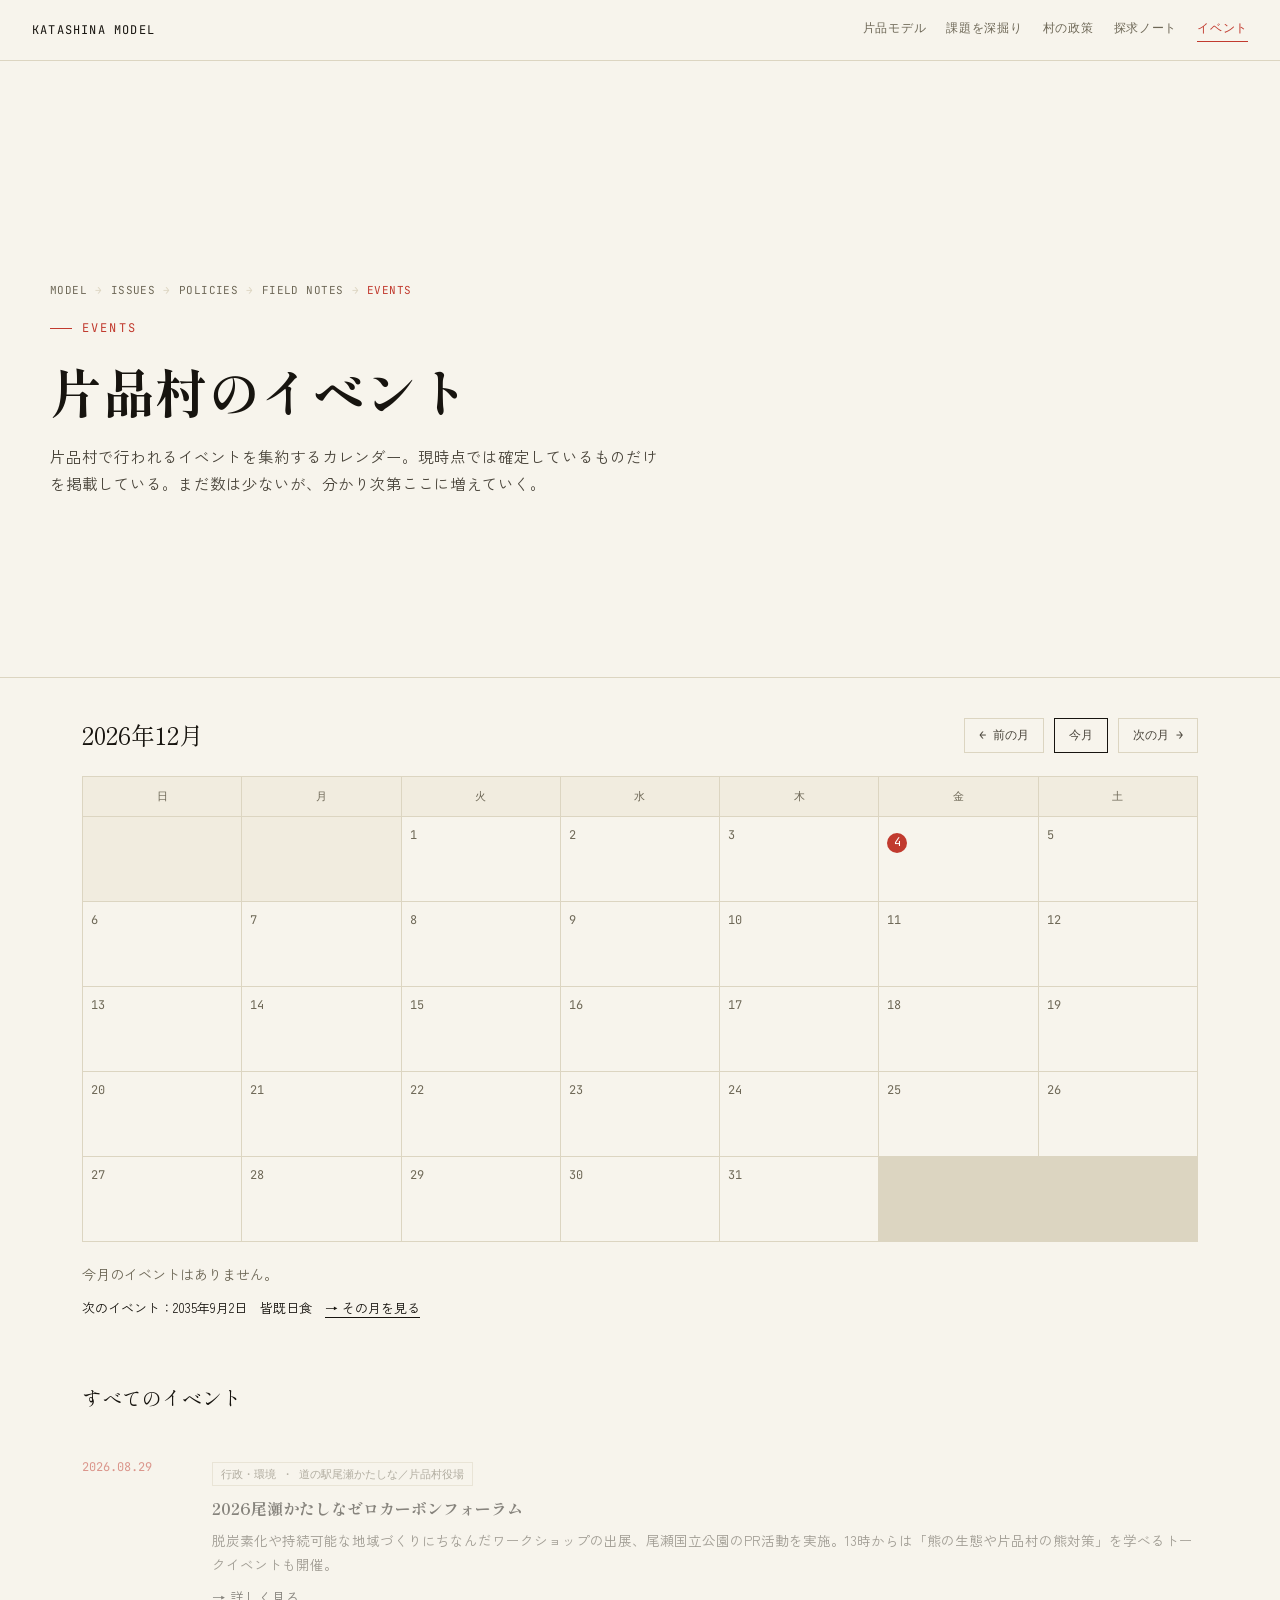
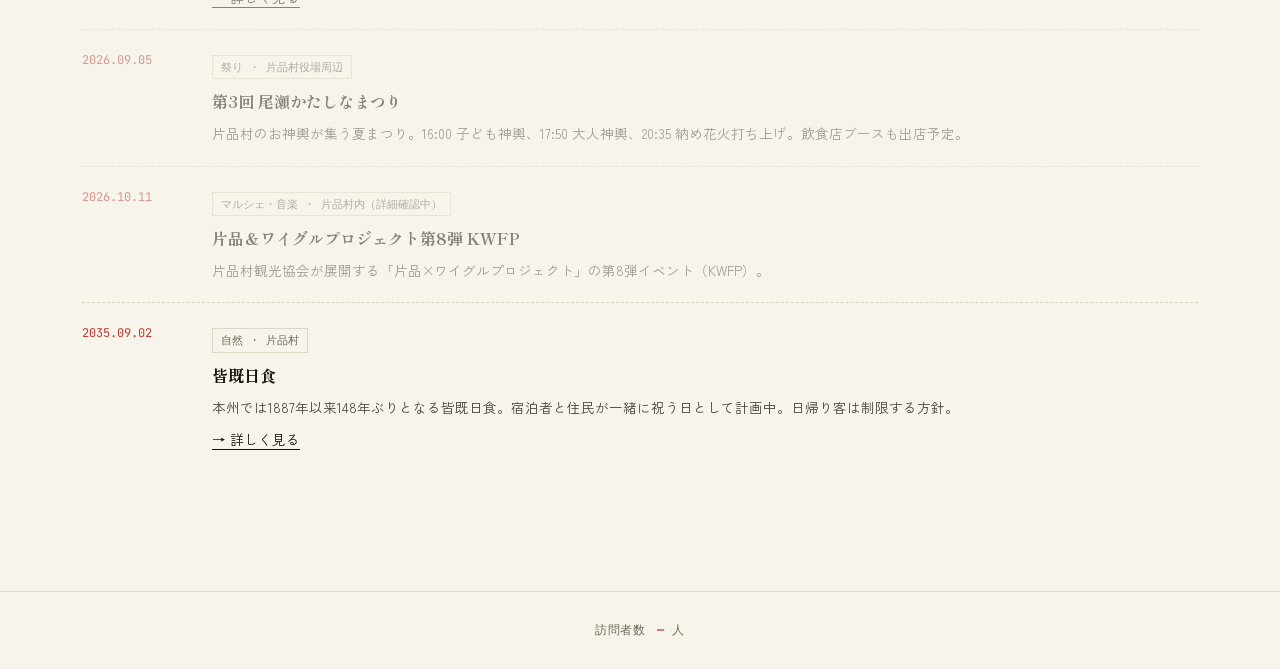
<file: events.html>
<!DOCTYPE html>
<html lang="ja">
<head>
<meta charset="UTF-8">
<meta name="viewport" content="width=device-width, initial-scale=1.0">
<title>イベント ― KATASHINA MODEL EVENTS</title>
<link rel="preconnect" href="https://fonts.googleapis.com">
<link rel="preconnect" href="https://fonts.gstatic.com" crossorigin>
<link href="https://fonts.googleapis.com/css2?family=Shippori+Mincho:wght@400;500;600;700;800&family=Zen+Kaku+Gothic+New:wght@300;400;500;700;900&family=JetBrains+Mono:wght@400;500;600&display=swap" rel="stylesheet">
<link rel="stylesheet" href="style.css?v=10">
<noscript><style>.reveal{opacity:1!important; transform:none!important;}</style></noscript>
</head>
<body>

<header class="site-nav">
  <a class="brand" href="index.html">KATASHINA MODEL</a>
  <div class="links">
    <a class="nav-link" href="index.html">片品モデル</a>
    <a class="nav-link" href="issues.html">課題を深掘り</a>
    <a class="nav-link" href="policies.html">村の政策</a>
    <a class="nav-link" href="field-notes.html">探求ノート</a>
    <a class="nav-link current" href="events.html">イベント</a>
  </div>
</header>

<section class="section" style="border-top:none;">
  <div class="wrap fn-hero">
    <div class="breadcrumb"><a href="index.html">MODEL</a><span class="sep">→</span><a href="issues.html">ISSUES</a><span class="sep">→</span><a href="policies.html">POLICIES</a><span class="sep">→</span><a href="field-notes.html">FIELD NOTES</a><span class="sep">→</span><span class="here">EVENTS</span></div>
    <div class="eyebrow" style="margin-top:18px;">EVENTS</div>
    <h1 class="disp">片品村のイベント</h1>
    <p>片品村で行われるイベントを集約するカレンダー。現時点では確定しているものだけを掲載している。まだ数は少ないが、分かり次第ここに増えていく。</p>
  </div>
</section>

<section class="section" style="padding-top:0;">
  <div class="wrap">

    <div class="cal-header">
      <div class="cal-title" id="cal-title">2026年8月</div>
      <div class="cal-nav">
        <button id="cal-prev" type="button">← 前の月</button>
        <button id="cal-today" class="cal-today" type="button">今月</button>
        <button id="cal-next" type="button">次の月 →</button>
      </div>
    </div>

    <div class="cal-grid" id="cal-grid"></div>
    <div id="cal-empty-area"></div>

    <div class="agenda-list">
      <div class="ec-block-title" style="margin-top:0;">すべてのイベント</div>
      <div id="agenda-list"></div>
    </div>

  </div>
</section>

<footer class="site-footer">
  <div class="wrap">
    <div class="visitor-counter">訪問者数　<span id="visitor-count">--</span> 人</div>
  </div>
</footer>

<script>
let events = [];
let viewYear, viewMonth; // viewMonth: 0-11

const DOW = ['日','月','火','水','木','金','土'];

function pad(n){ return String(n).padStart(2,'0'); }

function localTodayStr(){
  const now = new Date();
  return `${now.getFullYear()}-${pad(now.getMonth()+1)}-${pad(now.getDate())}`;
}

function renderCalendar(){
  const grid = document.getElementById('cal-grid');
  const title = document.getElementById('cal-title');
  const emptyArea = document.getElementById('cal-empty-area');
  title.textContent = `${viewYear}年${viewMonth+1}月`;

  const firstDay = new Date(viewYear, viewMonth, 1);
  const startDow = firstDay.getDay();
  const daysInMonth = new Date(viewYear, viewMonth+1, 0).getDate();
  const todayStr = localTodayStr();

  const monthEvents = events.filter(e => e.date.slice(0,7) === `${viewYear}-${pad(viewMonth+1)}`);
  const eventsByDate = {};
  monthEvents.forEach(e => { (eventsByDate[e.date] = eventsByDate[e.date] || []).push(e); });

  let html = DOW.map(d => `<div class="cal-dow">${d}</div>`).join('');
  for(let i=0;i<startDow;i++){ html += `<div class="cal-cell empty"></div>`; }
  for(let d=1; d<=daysInMonth; d++){
    const dateStr = `${viewYear}-${pad(viewMonth+1)}-${pad(d)}`;
    const isToday = dateStr === todayStr;
    const dayEvents = eventsByDate[dateStr];
    const hasEvent = !!dayEvents;
    html += `<div class="cal-cell${isToday?' is-today':''}${hasEvent?' has-event':''}" ${hasEvent ? `data-date="${dateStr}"`:''}>
      <div class="cal-daynum">${d}</div>
      ${hasEvent ? `<div class="cal-event-dot"></div><div class="cal-event-label">${dayEvents[0].title}</div>` : ''}
    </div>`;
  }
  grid.innerHTML = html;

  grid.querySelectorAll('.cal-cell.has-event').forEach(cell=>{
    cell.addEventListener('click', ()=>{
      const date = cell.dataset.date;
      const el = document.querySelector(`.agenda-item[data-date="${date}"]`);
      if(el){ el.scrollIntoView({behavior:'smooth', block:'center'}); el.classList.add('highlight'); setTimeout(()=>el.classList.remove('highlight'), 1500); }
    });
  });

  if(monthEvents.length === 0){
    const upcoming = events
      .filter(e => e.date >= todayStr)
      .sort((a,b)=> a.date.localeCompare(b.date))[0];
    let msg = `<div class="cal-empty-msg">今月のイベントはありません。</div>`;
    if(upcoming){
      const d = new Date(upcoming.date);
      msg += `<div class="cal-next-link">次のイベント：${d.getFullYear()}年${d.getMonth()+1}月${d.getDate()}日　${upcoming.title}　<a href="#" onclick="jumpToEvent('${upcoming.date}');return false;">→ その月を見る</a></div>`;
    }
    emptyArea.innerHTML = msg;
  } else {
    emptyArea.innerHTML = '';
  }
}

function jumpToEvent(dateStr){
  const d = new Date(dateStr);
  viewYear = d.getFullYear();
  viewMonth = d.getMonth();
  renderCalendar();
  window.scrollTo({top: document.getElementById('cal-grid').offsetTop - 100, behavior:'smooth'});
}

function renderAgenda(){
  const list = document.getElementById('agenda-list');
  const todayStr = localTodayStr();
  const sorted = [...events].sort((a,b)=> a.date.localeCompare(b.date));
  if(sorted.length === 0){
    list.innerHTML = '<p style="color:var(--muted); font-size:14px;">まだ登録されているイベントはありません。</p>';
    return;
  }
  list.innerHTML = sorted.map(e=>{
    const d = new Date(e.date);
    const dateLabel = `${d.getFullYear()}.${pad(d.getMonth()+1)}.${pad(d.getDate())}`;
    const isPast = e.date < todayStr;
    const linkHtml = e.link ? `<p style="margin-top:8px;"><a href="${e.link}" style="color:var(--ink); border-bottom:1px solid var(--ink); text-decoration:none;">→ 詳しく見る</a></p>` : '';
    return `<div class="agenda-item" data-date="${e.date}" style="${isPast?'opacity:.5;':''}">
      <div class="agenda-date">${dateLabel}</div>
      <div class="agenda-body">
        <div class="agenda-cat">${e.category}${e.location ? ' ・ ' + e.location : ''}</div>
        <h4>${e.title}</h4>
        <p>${e.description}</p>
        ${linkHtml}
      </div>
    </div>`;
  }).join('');
}

fetch('events.json?v=2')
  .then(r => r.json())
  .then(data => {
    events = data;
    const now = new Date();
    viewYear = now.getFullYear();
    viewMonth = now.getMonth();
    renderCalendar();
    renderAgenda();
  })
  .catch(() => {
    document.getElementById('agenda-list').innerHTML = '<p style="color:var(--muted);">イベント情報の読み込みに失敗しました。</p>';
  });

document.getElementById('cal-prev').addEventListener('click', ()=>{
  viewMonth--; if(viewMonth < 0){ viewMonth = 11; viewYear--; }
  renderCalendar();
});
document.getElementById('cal-next').addEventListener('click', ()=>{
  viewMonth++; if(viewMonth > 11){ viewMonth = 0; viewYear++; }
  renderCalendar();
});
document.getElementById('cal-today').addEventListener('click', ()=>{
  const now = new Date();
  viewYear = now.getFullYear();
  viewMonth = now.getMonth();
  renderCalendar();
});

/* ---------------- visitor counter (footer, unique per browser) ---------------- */
(function(){
  const el = document.getElementById('visitor-count');
  if(!el) return;
  const KEY = 'katashina-model-nack3827-site-visits';
  const VISITED_FLAG = 'katashina_model_visited';
  let alreadyVisited = false;
  try { alreadyVisited = !!localStorage.getItem(VISITED_FLAG); } catch(e) {}
  const endpoint = alreadyVisited
    ? `https://countapi.mileshilliard.com/api/v1/get/${KEY}`
    : `https://countapi.mileshilliard.com/api/v1/hit/${KEY}`;
  fetch(endpoint)
    .then(r => r.json())
    .then(data => {
      el.textContent = Number(data.value).toLocaleString('ja-JP');
      if(!alreadyVisited){ try { localStorage.setItem(VISITED_FLAG, '1'); } catch(e) {} }
    })
    .catch(() => { el.textContent = '—'; });
})();
</script>
</body>
</html>
</file>
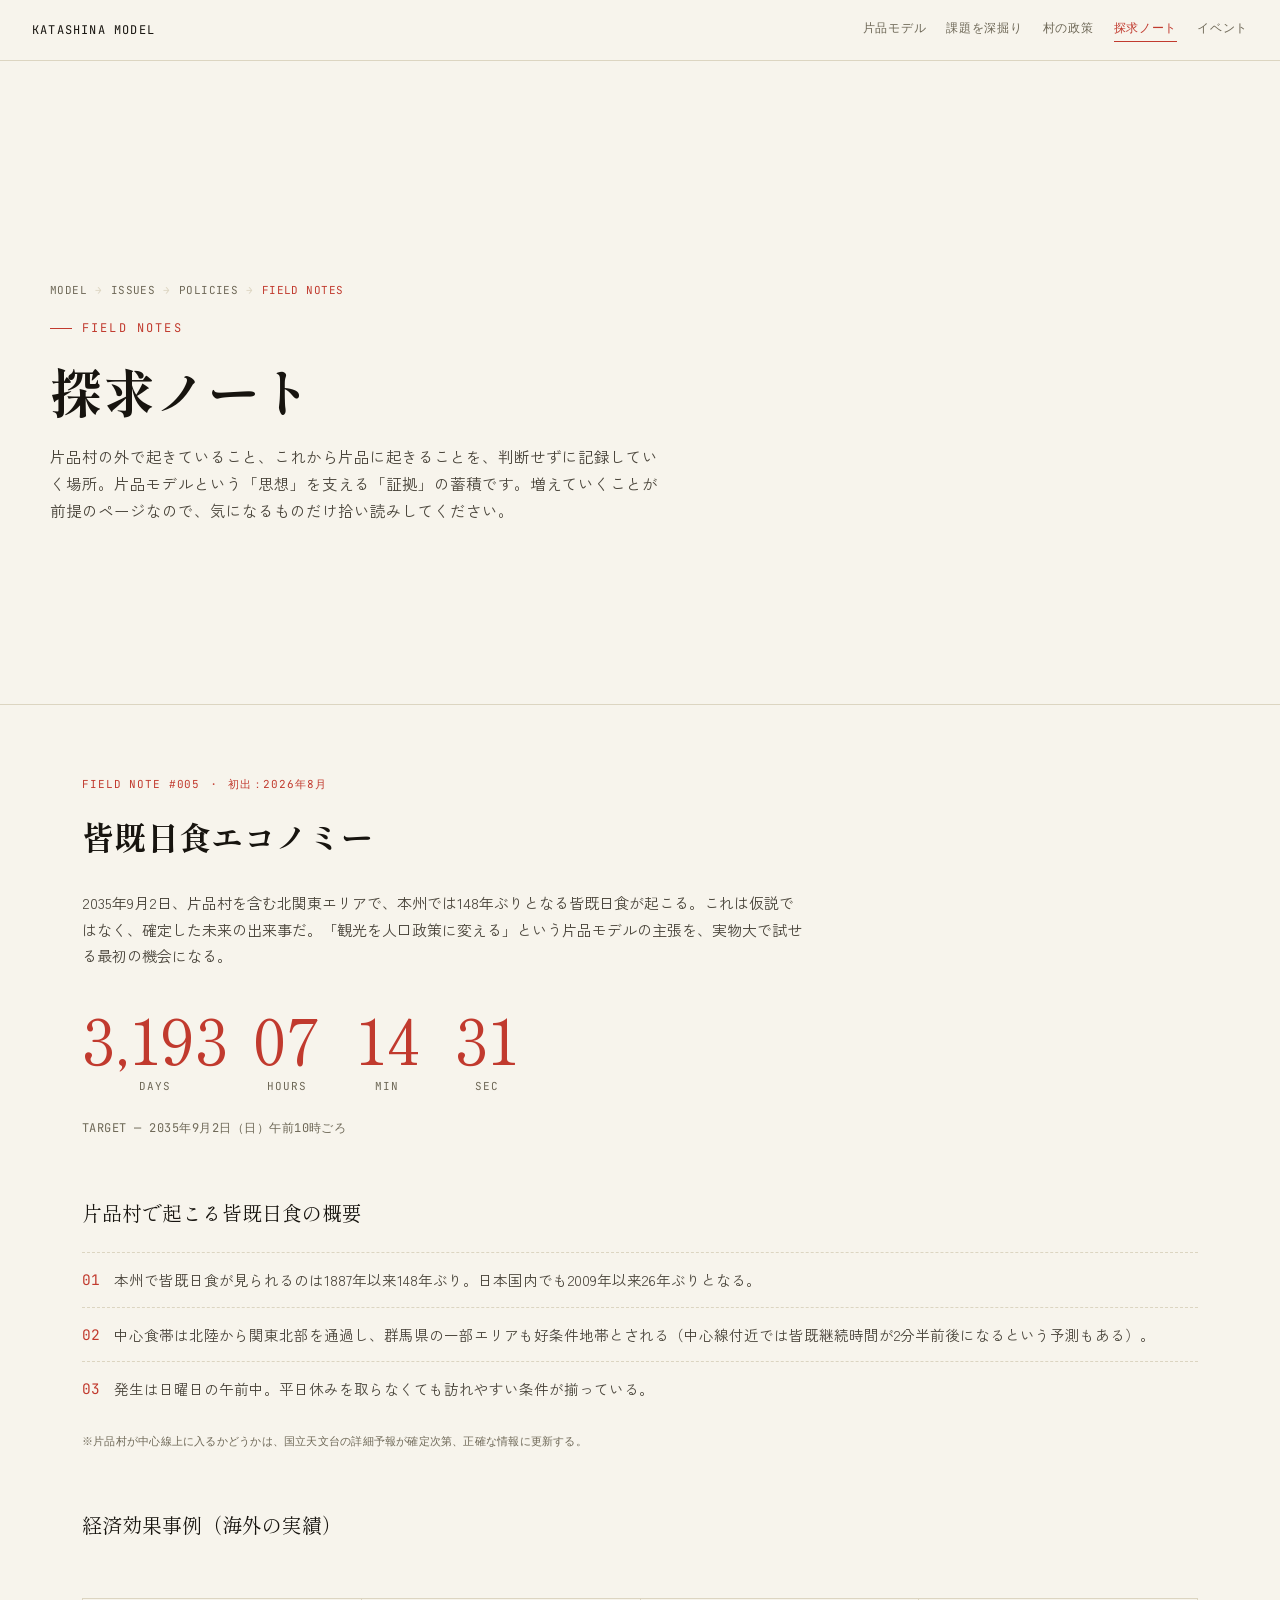
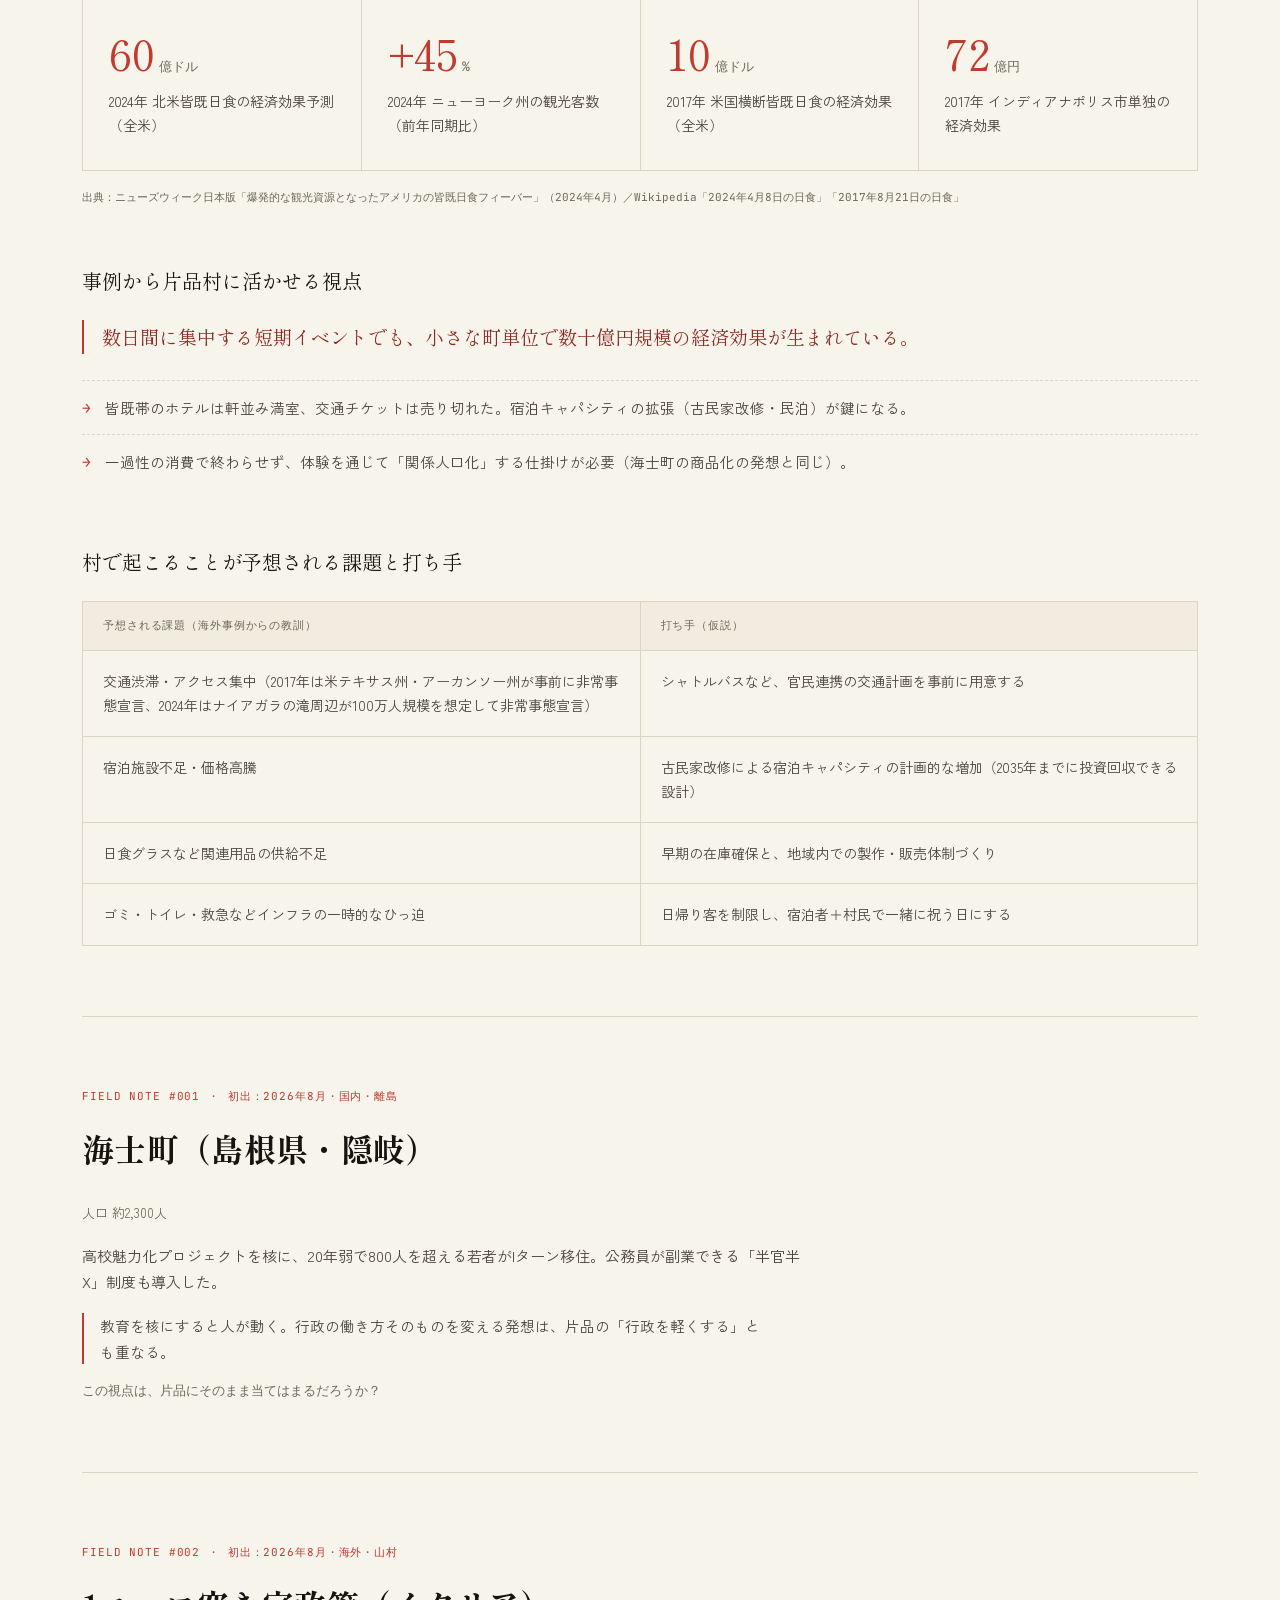
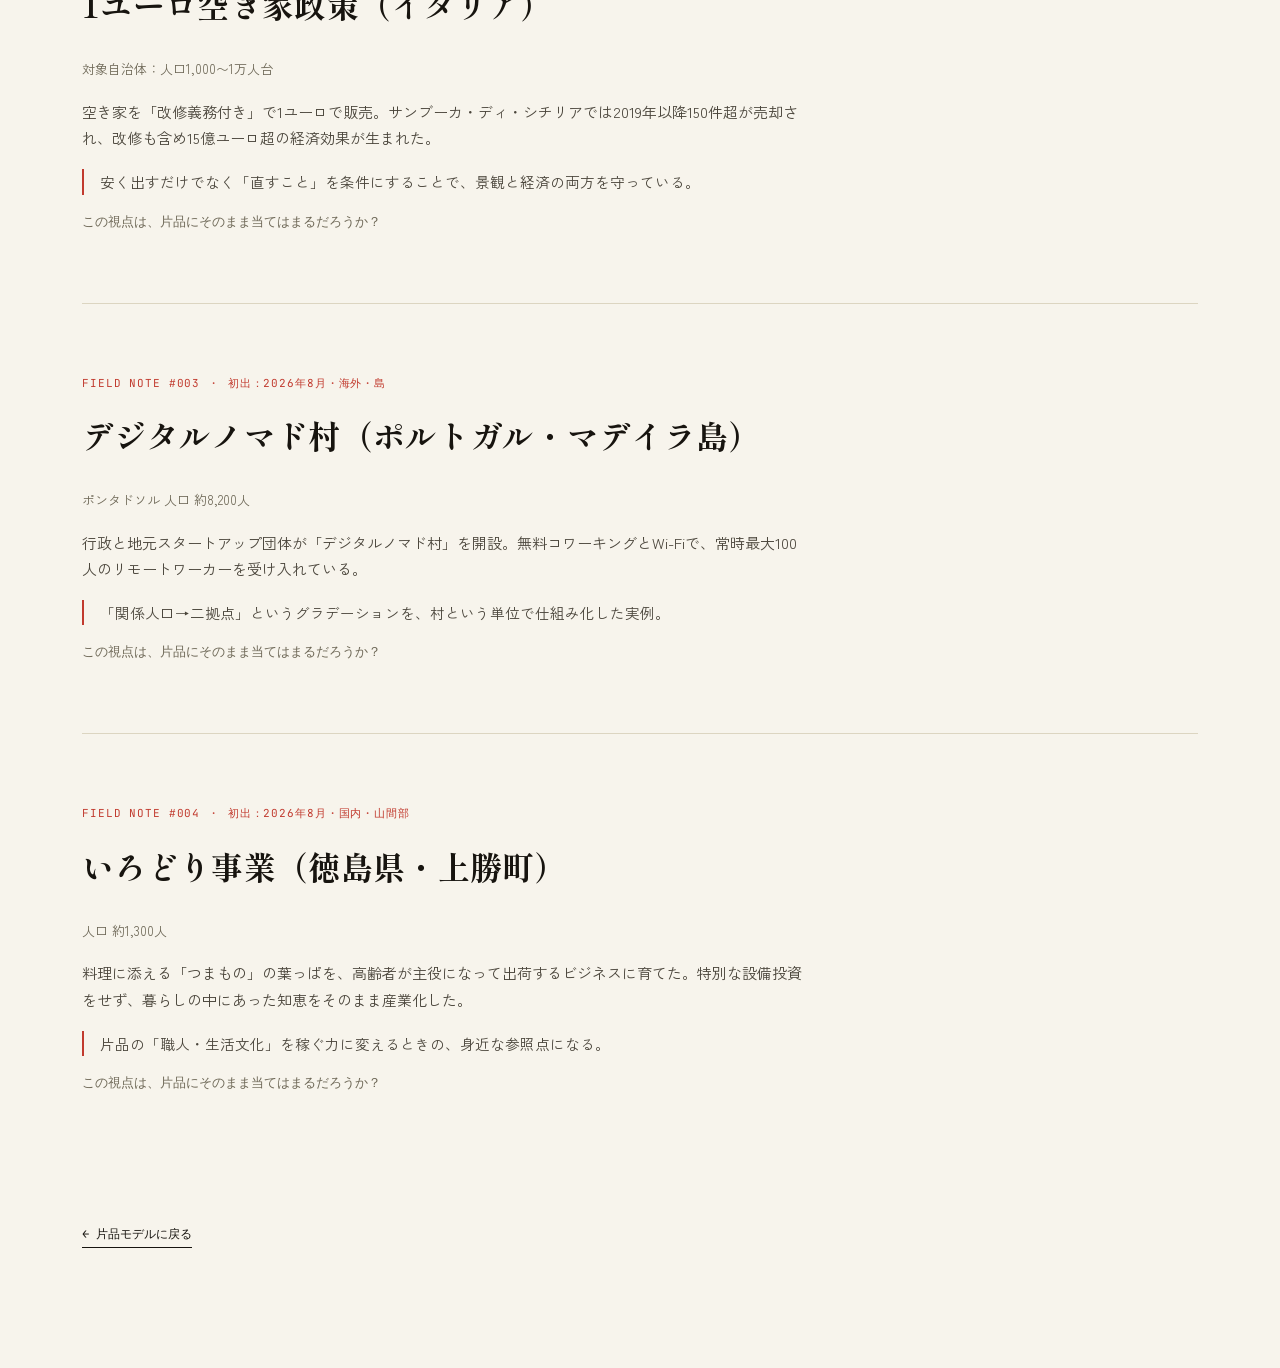
<file: field-notes.html>
<!DOCTYPE html>
<html lang="ja">
<head>
<meta charset="UTF-8">
<meta name="viewport" content="width=device-width, initial-scale=1.0">
<title>探求ノート ― KATASHINA MODEL FIELD NOTES</title>
<link rel="preconnect" href="https://fonts.googleapis.com">
<link rel="preconnect" href="https://fonts.gstatic.com" crossorigin>
<link href="https://fonts.googleapis.com/css2?family=Shippori+Mincho:wght@400;500;600;700;800&family=Zen+Kaku+Gothic+New:wght@300;400;500;700;900&family=JetBrains+Mono:wght@400;500;600&display=swap" rel="stylesheet">
<link rel="stylesheet" href="style.css?v=10">
<noscript><style>.reveal{opacity:1!important; transform:none!important;}</style></noscript>
</head>
<body>

<header class="site-nav">
  <a class="brand" href="index.html">KATASHINA MODEL</a>
  <div class="links">
    <a class="nav-link" href="index.html">片品モデル</a>
    <a class="nav-link" href="issues.html">課題を深掘り</a>
    <a class="nav-link" href="policies.html">村の政策</a>
    <a class="nav-link current" href="field-notes.html">探求ノート</a>
    <a class="nav-link" href="events.html">イベント</a>
  </div>
</header>

<section class="section" style="border-top:none;">
  <div class="wrap fn-hero">
    <div class="breadcrumb"><a href="index.html">MODEL</a><span class="sep">→</span><a href="issues.html">ISSUES</a><span class="sep">→</span><a href="policies.html">POLICIES</a><span class="sep">→</span><span class="here">FIELD NOTES</span></div>
    <div class="eyebrow" style="margin-top:18px;">FIELD NOTES</div>
    <h1 class="disp">探求ノート</h1>
    <p>片品村の外で起きていること、これから片品に起きることを、判断せずに記録していく場所。片品モデルという「思想」を支える「証拠」の蓄積です。増えていくことが前提のページなので、気になるものだけ拾い読みしてください。</p>
  </div>
</section>

<section class="section" style="padding-top:0;">
  <div class="wrap">

    <article class="fn-article" id="note-005">
      <div class="nt-tag">FIELD NOTE #005 ・ 初出：2026年8月</div>
      <h3>皆既日食エコノミー</h3>
      <p class="what">2035年9月2日、片品村を含む北関東エリアで、本州では148年ぶりとなる皆既日食が起こる。これは仮説ではなく、確定した未来の出来事だ。「観光を人口政策に変える」という片品モデルの主張を、実物大で試せる最初の機会になる。</p>

      <div class="eclipse-countdown" id="eclipse-countdown">
        <div class="ec-unit"><div class="ec-num" id="ec-days">--</div><div class="ec-label">DAYS</div></div>
        <div class="ec-unit"><div class="ec-num" id="ec-hours">--</div><div class="ec-label">HOURS</div></div>
        <div class="ec-unit"><div class="ec-num" id="ec-mins">--</div><div class="ec-label">MIN</div></div>
        <div class="ec-unit"><div class="ec-num" id="ec-secs">--</div><div class="ec-label">SEC</div></div>
      </div>
      <div class="ec-target">TARGET — 2035年9月2日（日）午前10時ごろ</div>

      <div class="ec-block-title">片品村で起こる皆既日食の概要</div>
      <ul class="ec-fact-list">
        <li><span class="mk">01</span>本州で皆既日食が見られるのは1887年以来148年ぶり。日本国内でも2009年以来26年ぶりとなる。</li>
        <li><span class="mk">02</span>中心食帯は北陸から関東北部を通過し、群馬県の一部エリアも好条件地帯とされる（中心線付近では皆既継続時間が2分半前後になるという予測もある）。</li>
        <li><span class="mk">03</span>発生は日曜日の午前中。平日休みを取らなくても訪れやすい条件が揃っている。</li>
      </ul>
      <div class="ec-note">※片品村が中心線上に入るかどうかは、国立天文台の詳細予報が確定次第、正確な情報に更新する。</div>

      <div class="ec-block-title">経済効果事例（海外の実績）</div>
      <div class="stat-grid">
        <div class="stat-card">
          <div><span class="stat-num">60</span><span class="stat-unit">億ドル</span></div>
          <div class="stat-label">2024年 北米皆既日食の経済効果予測（全米）</div>
        </div>
        <div class="stat-card">
          <div><span class="stat-num">+45</span><span class="stat-unit">%</span></div>
          <div class="stat-label">2024年 ニューヨーク州の観光客数（前年同期比）</div>
        </div>
        <div class="stat-card">
          <div><span class="stat-num">10</span><span class="stat-unit">億ドル</span></div>
          <div class="stat-label">2017年 米国横断皆既日食の経済効果（全米）</div>
        </div>
        <div class="stat-card">
          <div><span class="stat-num">72</span><span class="stat-unit">億円</span></div>
          <div class="stat-label">2017年 インディアナポリス市単独の経済効果</div>
        </div>
      </div>
      <div class="sources" style="margin-top:16px;">出典：ニューズウィーク日本版「爆発的な観光資源となったアメリカの皆既日食フィーバー」（2024年4月）／Wikipedia「2024年4月8日の日食」「2017年8月21日の日食」</div>

      <div class="ec-block-title">事例から片品村に活かせる視点</div>
      <div class="level-msg" style="margin-top:0;">数日間に集中する短期イベントでも、小さな町単位で数十億円規模の経済効果が生まれている。</div>
      <ul class="ec-fact-list">
        <li><span class="mk">→</span>皆既帯のホテルは軒並み満室、交通チケットは売り切れた。宿泊キャパシティの拡張（古民家改修・民泊）が鍵になる。</li>
        <li><span class="mk">→</span>一過性の消費で終わらせず、体験を通じて「関係人口化」する仕掛けが必要（海士町の商品化の発想と同じ）。</li>
      </ul>

      <div class="ec-block-title">村で起こることが予想される課題と打ち手</div>
      <div class="challenge-table">
        <div class="ch-head">予想される課題（海外事例からの教訓）</div>
        <div class="ch-head">打ち手（仮説）</div>
        <div class="ch-cell">交通渋滞・アクセス集中（2017年は米テキサス州・アーカンソー州が事前に非常事態宣言、2024年はナイアガラの滝周辺が100万人規模を想定して非常事態宣言）</div>
        <div class="ch-cell">シャトルバスなど、官民連携の交通計画を事前に用意する</div>
        <div class="ch-cell">宿泊施設不足・価格高騰</div>
        <div class="ch-cell">古民家改修による宿泊キャパシティの計画的な増加（2035年までに投資回収できる設計）</div>
        <div class="ch-cell">日食グラスなど関連用品の供給不足</div>
        <div class="ch-cell">早期の在庫確保と、地域内での製作・販売体制づくり</div>
        <div class="ch-cell">ゴミ・トイレ・救急などインフラの一時的なひっ迫</div>
        <div class="ch-cell">日帰り客を制限し、宿泊者＋村民で一緒に祝う日にする</div>
      </div>
    </article>

    <article class="fn-article" id="note-001">
      <div class="nt-tag">FIELD NOTE #001 ・ 初出：2026年8月・国内・離島</div>
      <h3>海士町（島根県・隠岐）</h3>
      <div class="scale">人口 約2,300人</div>
      <div class="what">高校魅力化プロジェクトを核に、20年弱で800人を超える若者がIターン移住。公務員が副業できる「半官半X」制度も導入した。</div>
      <div class="lens">教育を核にすると人が動く。行政の働き方そのものを変える発想は、片品の「行政を軽くする」とも重なる。</div>
      <div class="ask-q">この視点は、片品にそのまま当てはまるだろうか？</div>
    </article>

    <article class="fn-article" id="note-002">
      <div class="nt-tag">FIELD NOTE #002 ・ 初出：2026年8月・海外・山村</div>
      <h3>1ユーロ空き家政策（イタリア）</h3>
      <div class="scale">対象自治体：人口1,000〜1万人台</div>
      <div class="what">空き家を「改修義務付き」で1ユーロで販売。サンブーカ・ディ・シチリアでは2019年以降150件超が売却され、改修も含め15億ユーロ超の経済効果が生まれた。</div>
      <div class="lens">安く出すだけでなく「直すこと」を条件にすることで、景観と経済の両方を守っている。</div>
      <div class="ask-q">この視点は、片品にそのまま当てはまるだろうか？</div>
    </article>

    <article class="fn-article" id="note-003">
      <div class="nt-tag">FIELD NOTE #003 ・ 初出：2026年8月・海外・島</div>
      <h3>デジタルノマド村（ポルトガル・マデイラ島）</h3>
      <div class="scale">ポンタドソル 人口 約8,200人</div>
      <div class="what">行政と地元スタートアップ団体が「デジタルノマド村」を開設。無料コワーキングとWi-Fiで、常時最大100人のリモートワーカーを受け入れている。</div>
      <div class="lens">「関係人口→二拠点」というグラデーションを、村という単位で仕組み化した実例。</div>
      <div class="ask-q">この視点は、片品にそのまま当てはまるだろうか？</div>
    </article>

    <article class="fn-article" id="note-004">
      <div class="nt-tag">FIELD NOTE #004 ・ 初出：2026年8月・国内・山間部</div>
      <h3>いろどり事業（徳島県・上勝町）</h3>
      <div class="scale">人口 約1,300人</div>
      <div class="what">料理に添える「つまもの」の葉っぱを、高齢者が主役になって出荷するビジネスに育てた。特別な設備投資をせず、暮らしの中にあった知恵をそのまま産業化した。</div>
      <div class="lens">片品の「職人・生活文化」を稼ぐ力に変えるときの、身近な参照点になる。</div>
      <div class="ask-q">この視点は、片品にそのまま当てはまるだろうか？</div>
    </article>

    <a class="fn-back" href="index.html">← 片品モデルに戻る</a>
  </div>
</section>

<script>
/* ---------------- eclipse countdown ---------------- */
(function(){
  const target = new Date('2035-09-02T10:00:00+09:00').getTime();
  const elD = document.getElementById('ec-days');
  const elH = document.getElementById('ec-hours');
  const elM = document.getElementById('ec-mins');
  const elS = document.getElementById('ec-secs');
  if(!elD) return;
  function tick(){
    const now = Date.now();
    let diff = target - now;
    if(diff < 0) diff = 0;
    const days = Math.floor(diff / (1000*60*60*24));
    const hours = Math.floor((diff / (1000*60*60)) % 24);
    const mins = Math.floor((diff / (1000*60)) % 60);
    const secs = Math.floor((diff / 1000) % 60);
    elD.textContent = days.toLocaleString('ja-JP');
    elH.textContent = String(hours).padStart(2,'0');
    elM.textContent = String(mins).padStart(2,'0');
    elS.textContent = String(secs).padStart(2,'0');
  }
  tick();
  setInterval(tick, 1000);
})();

/* ---------------- scroll-to-hash on load (for #note-xxx links from index) ---------------- */
if(window.location.hash){
  const target = document.querySelector(window.location.hash);
  if(target){ setTimeout(()=> target.scrollIntoView({behavior:'instant', block:'start'}), 50); }
}
</script>
</body>
</html>
</file>
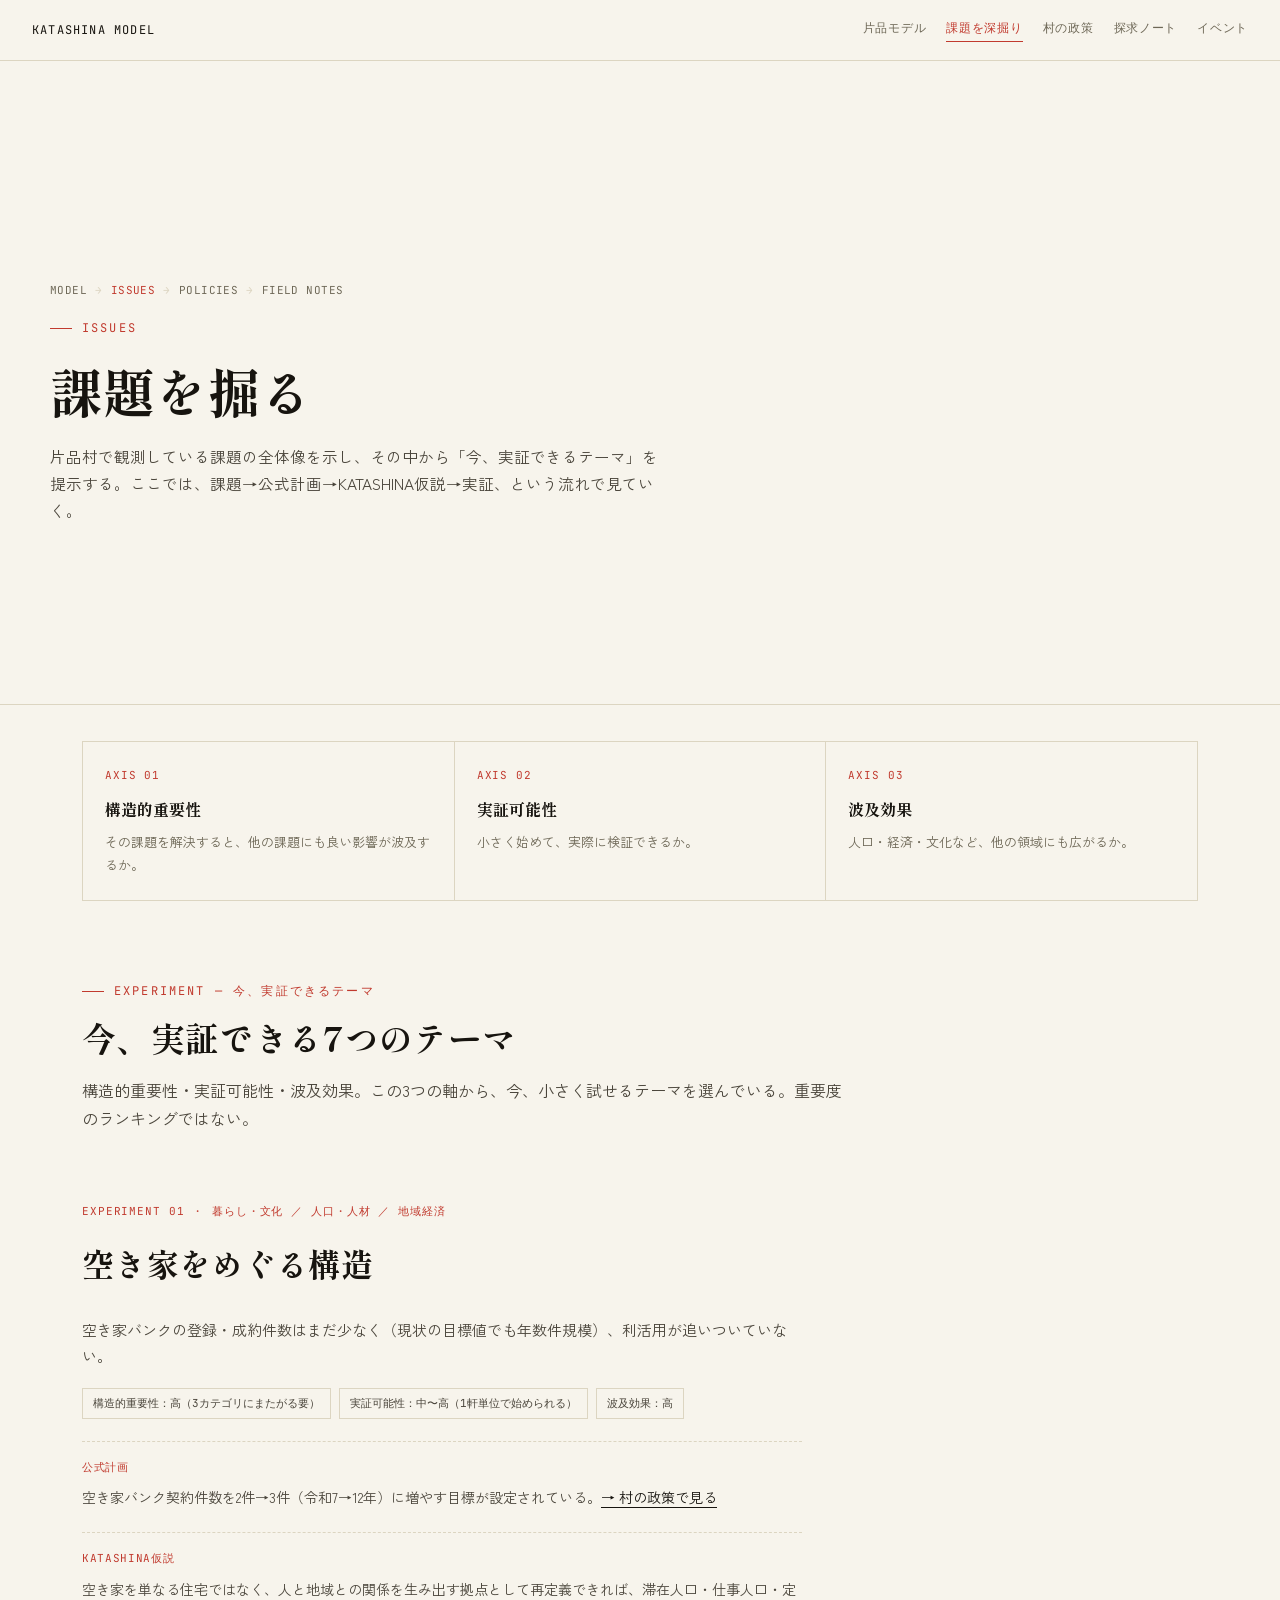
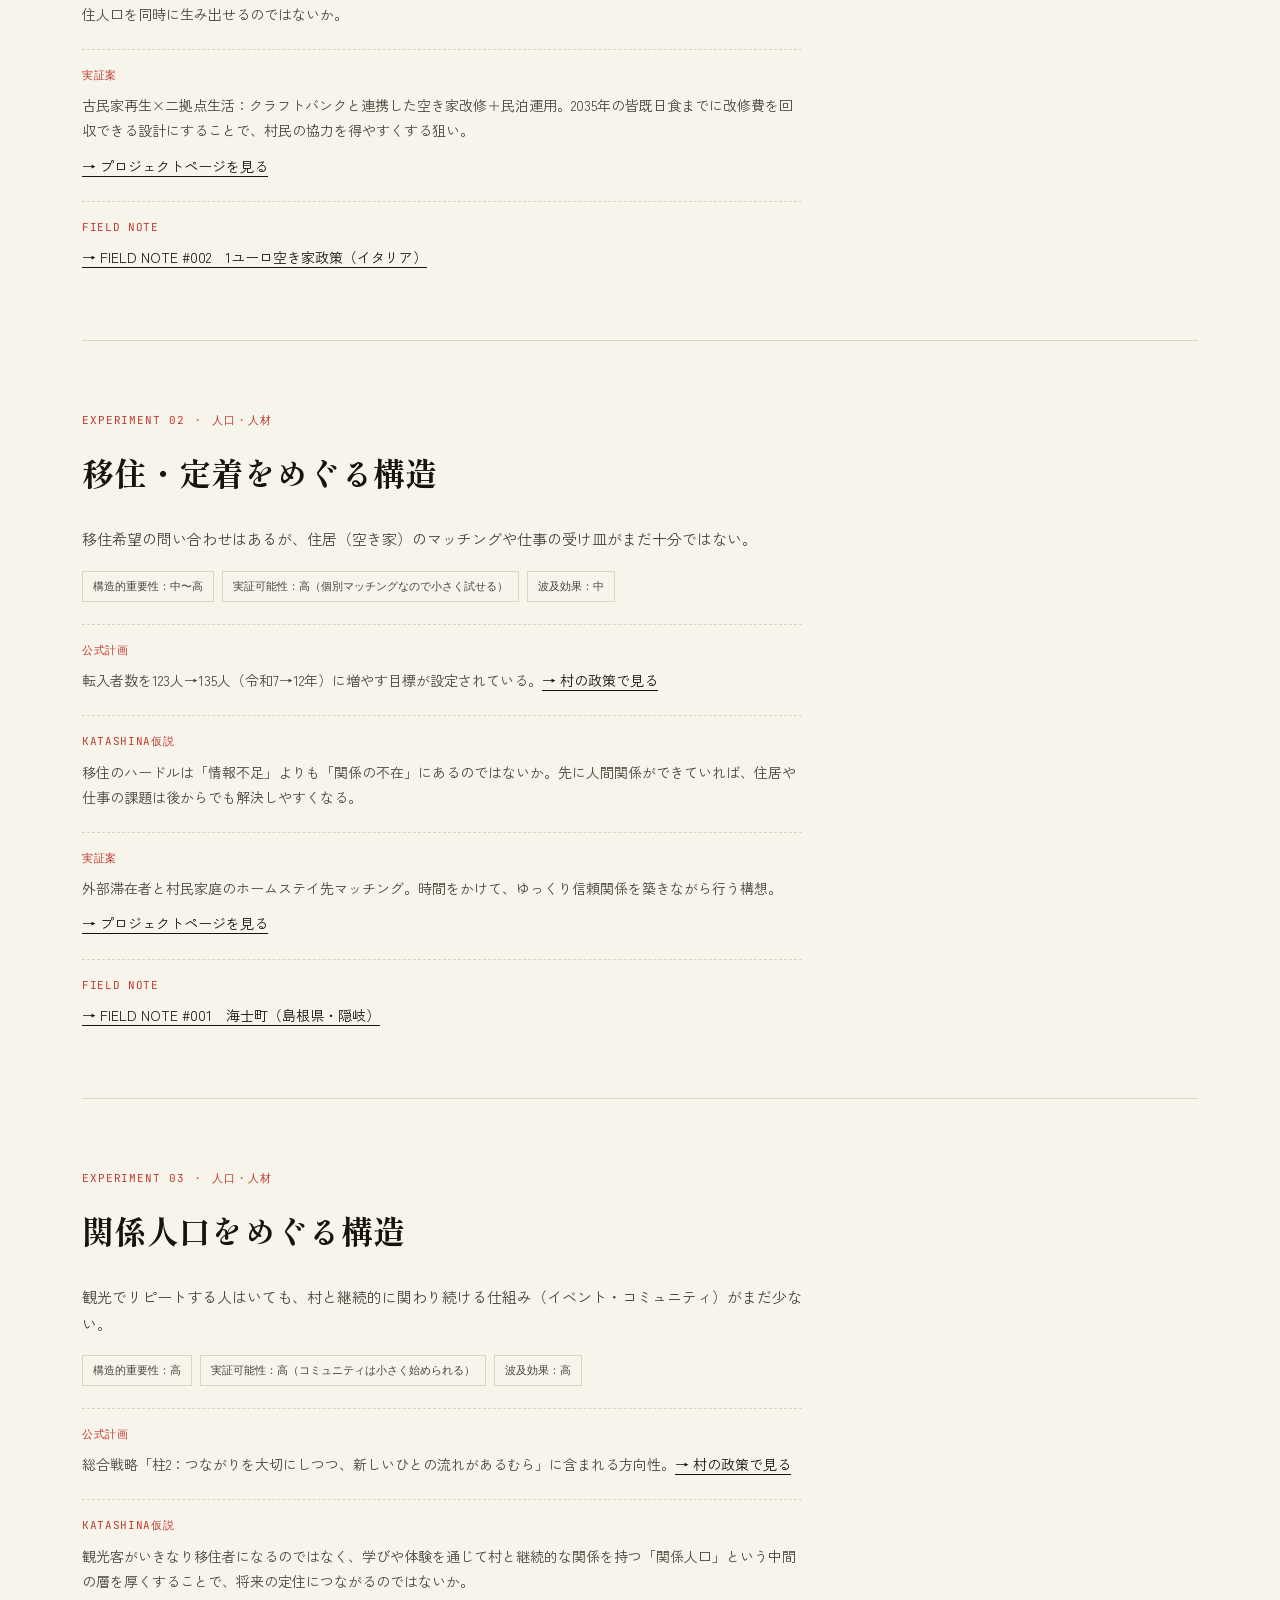
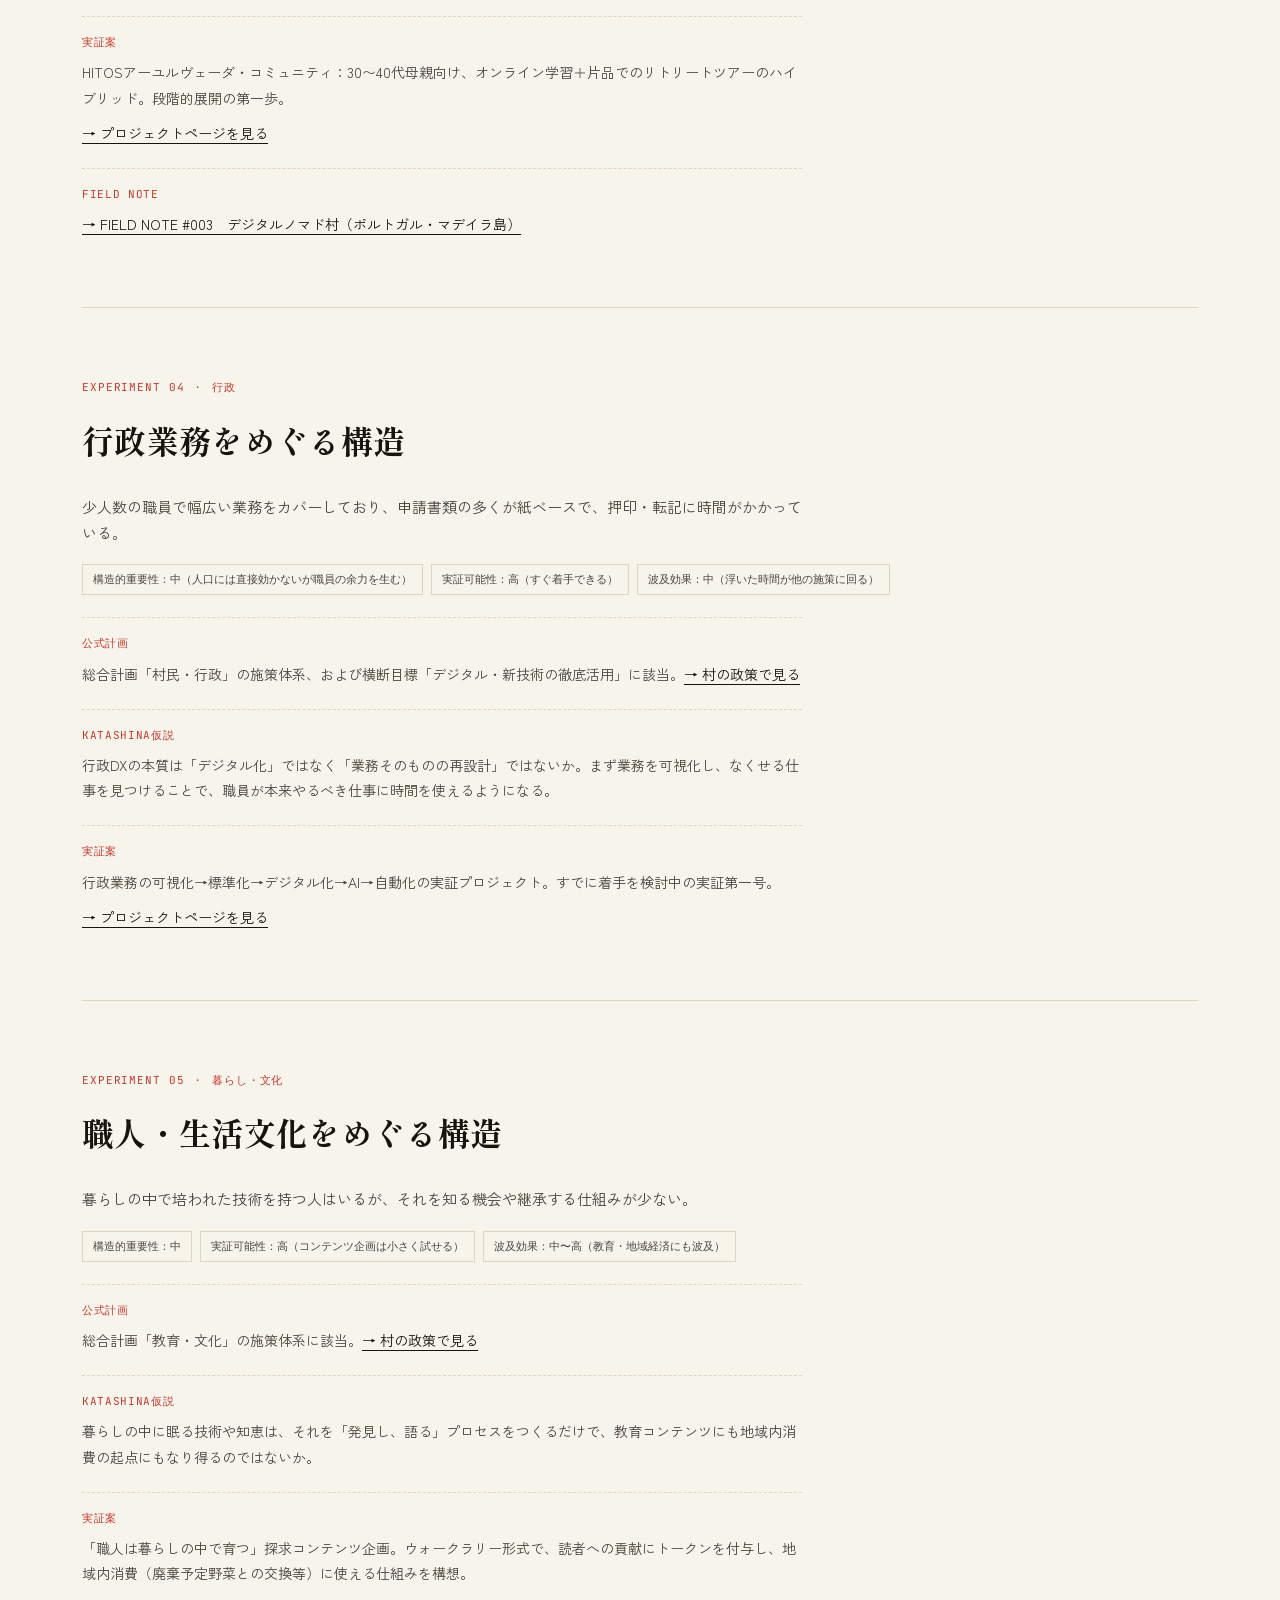
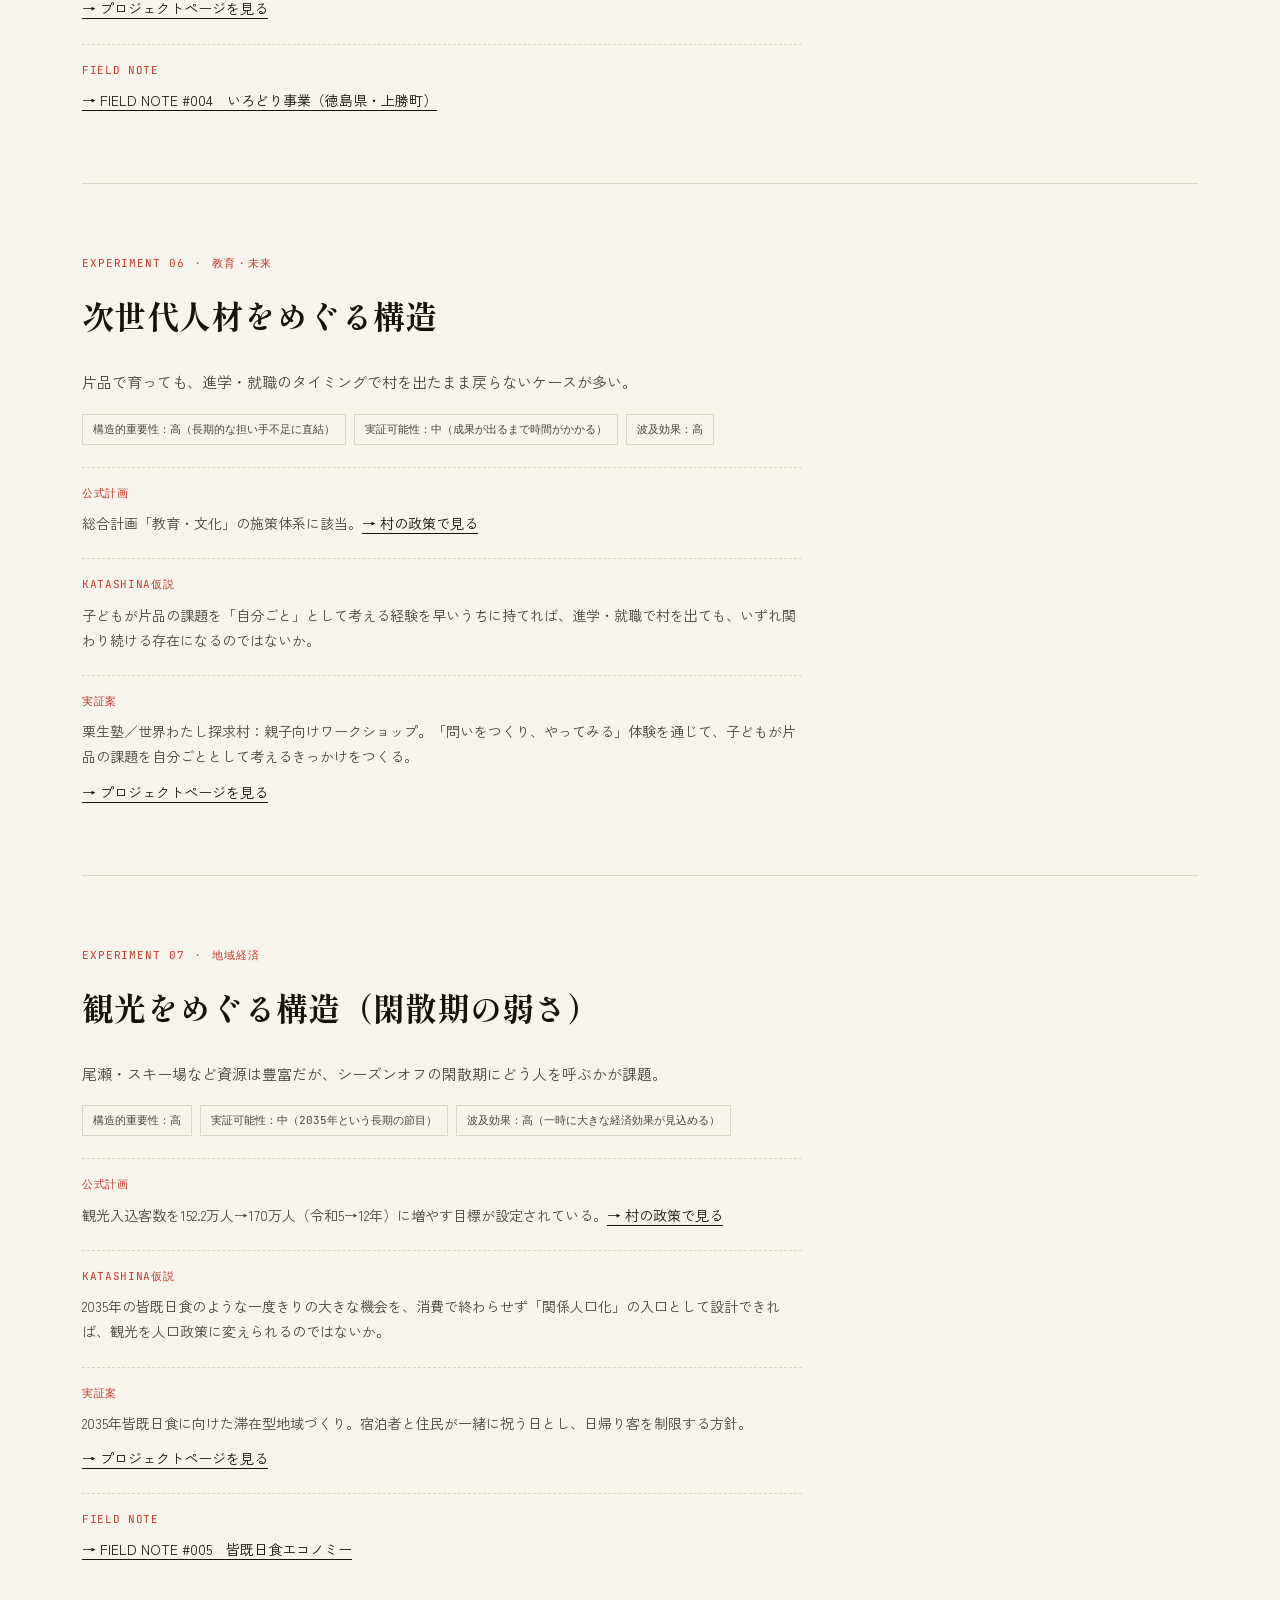
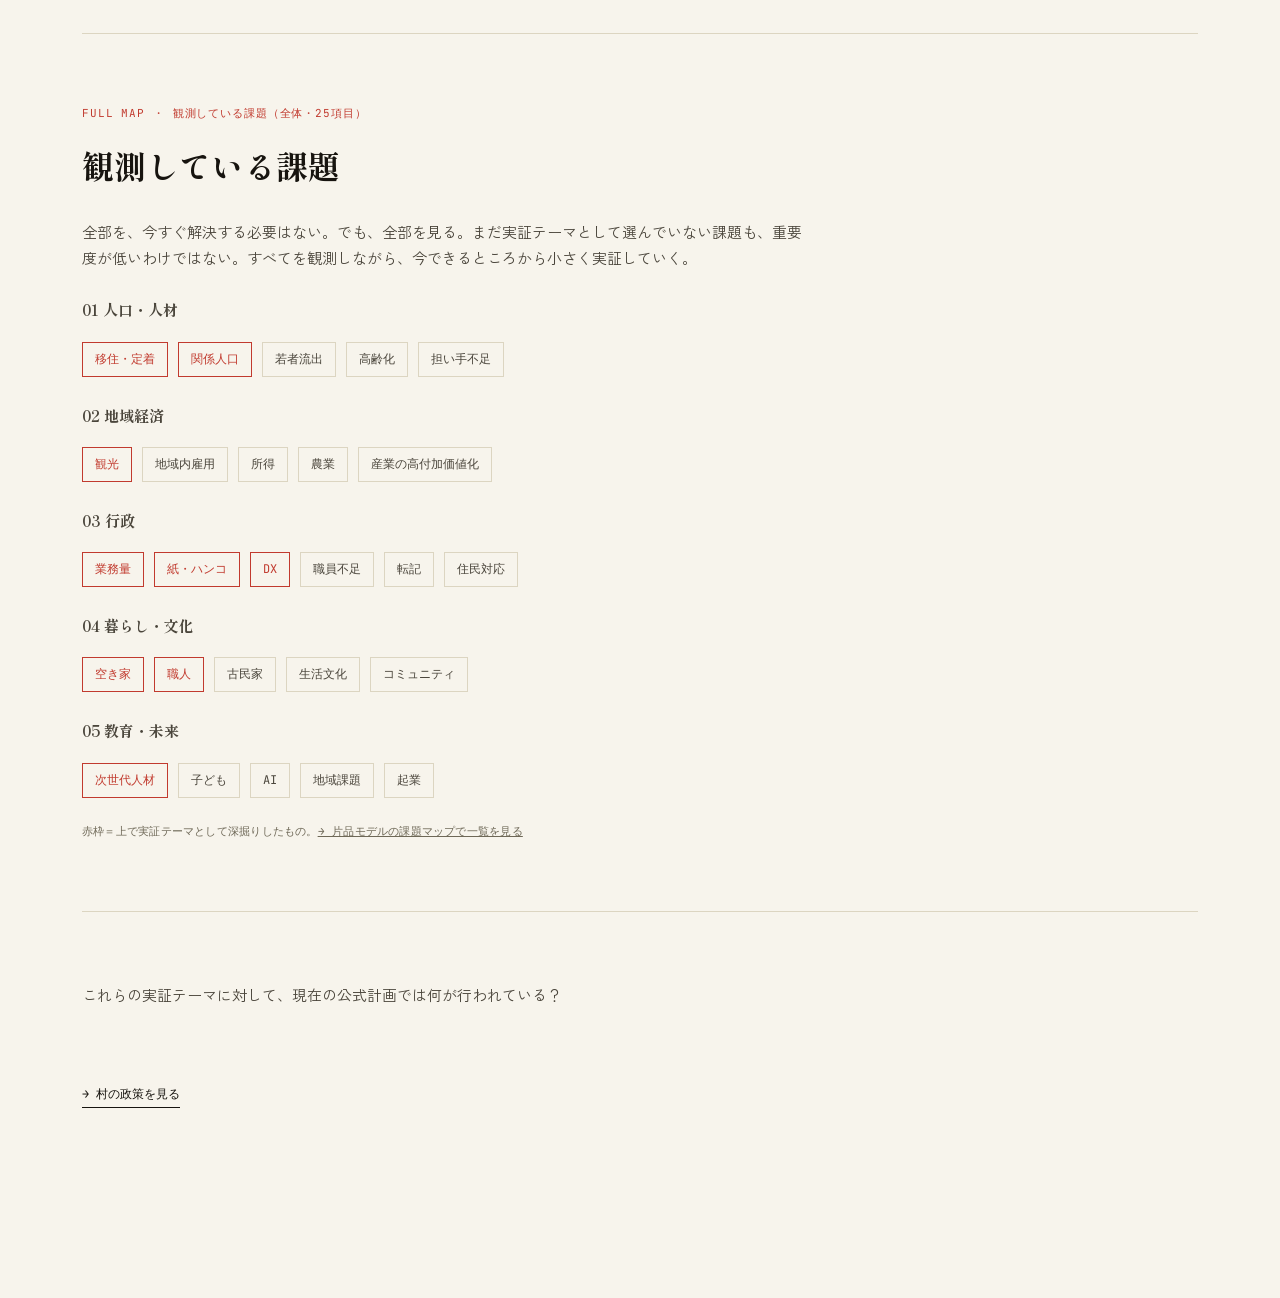
<file: issues.html>
<!DOCTYPE html>
<html lang="ja">
<head>
<meta charset="UTF-8">
<meta name="viewport" content="width=device-width, initial-scale=1.0">
<title>課題を深掘り ― KATASHINA MODEL ISSUES</title>
<link rel="preconnect" href="https://fonts.googleapis.com">
<link rel="preconnect" href="https://fonts.gstatic.com" crossorigin>
<link href="https://fonts.googleapis.com/css2?family=Shippori+Mincho:wght@400;500;600;700;800&family=Zen+Kaku+Gothic+New:wght@300;400;500;700;900&family=JetBrains+Mono:wght@400;500;600&display=swap" rel="stylesheet">
<link rel="stylesheet" href="style.css?v=10">
</head>
<body>

<header class="site-nav">
  <a class="brand" href="index.html">KATASHINA MODEL</a>
  <div class="links">
    <a class="nav-link" href="index.html">片品モデル</a>
    <a class="nav-link current" href="issues.html">課題を深掘り</a>
    <a class="nav-link" href="policies.html">村の政策</a>
    <a class="nav-link" href="field-notes.html">探求ノート</a>
    <a class="nav-link" href="events.html">イベント</a>
  </div>
</header>

<section class="section" style="border-top:none;">
  <div class="wrap fn-hero">
    <div class="breadcrumb"><a href="index.html">MODEL</a><span class="sep">→</span><span class="here">ISSUES</span><span class="sep">→</span><a href="policies.html">POLICIES</a><span class="sep">→</span><a href="field-notes.html">FIELD NOTES</a></div>
    <div class="eyebrow" style="margin-top:18px;">ISSUES</div>
    <h1 class="disp">課題を掘る</h1>
    <p>片品村で観測している課題の全体像を示し、その中から「今、実証できるテーマ」を提示する。ここでは、課題→公式計画→KATASHINA仮説→実証、という流れで見ていく。</p>
  </div>
</section>

<section class="section" style="padding-top:0;">
  <div class="wrap">

    <div class="axis-intro reveal in">
      <div class="axis-intro-card">
        <div class="n">AXIS 01</div>
        <h5>構造的重要性</h5>
        <p>その課題を解決すると、他の課題にも良い影響が波及するか。</p>
      </div>
      <div class="axis-intro-card">
        <div class="n">AXIS 02</div>
        <h5>実証可能性</h5>
        <p>小さく始めて、実際に検証できるか。</p>
      </div>
      <div class="axis-intro-card">
        <div class="n">AXIS 03</div>
        <h5>波及効果</h5>
        <p>人口・経済・文化など、他の領域にも広がるか。</p>
      </div>
    </div>

    <div class="s-head" style="margin-bottom:0;">
      <div class="eyebrow">EXPERIMENT — 今、実証できるテーマ</div>
      <h2 style="font-size:clamp(24px,3vw,34px); margin-top:14px;">今、実証できる7つのテーマ</h2>
      <p>構造的重要性・実証可能性・波及効果。この3つの軸から、今、小さく試せるテーマを選んでいる。重要度のランキングではない。</p>
    </div>

    <article class="fn-article" id="issue-akiya">
      <div class="nt-tag">EXPERIMENT 01 ・ 暮らし・文化 ／ 人口・人材 ／ 地域経済</div>
      <h3>空き家をめぐる構造</h3>
      <div class="what">空き家バンクの登録・成約件数はまだ少なく（現状の目標値でも年数件規模）、利活用が追いついていない。</div>
      <div class="axis-row">
        <span class="axis-tag">構造的重要性：高（3カテゴリにまたがる要）</span>
        <span class="axis-tag">実証可能性：中〜高（1軒単位で始められる）</span>
        <span class="axis-tag">波及効果：高</span>
      </div>
      <div class="issue-sub">
        <div class="issue-sub-label">公式計画</div>
        <p>空き家バンク契約件数を2件→3件（令和7→12年）に増やす目標が設定されている。<a href="policies.html">→ 村の政策で見る</a></p>
      </div>
      <div class="issue-sub">
        <div class="issue-sub-label">KATASHINA仮説</div>
        <p>空き家を単なる住宅ではなく、人と地域との関係を生み出す拠点として再定義できれば、滞在人口・仕事人口・定住人口を同時に生み出せるのではないか。</p>
      </div>
      <div class="issue-sub">
        <div class="issue-sub-label">実証案</div>
        <p>古民家再生×二拠点生活：クラフトバンクと連携した空き家改修＋民泊運用。2035年の皆既日食までに改修費を回収できる設計にすることで、村民の協力を得やすくする狙い。</p>
        <p style="margin-top:10px;"><a href="project-kominka.html">→ プロジェクトページを見る</a></p>
      </div>
      <div class="issue-sub">
        <div class="issue-sub-label">FIELD NOTE</div>
        <p><a href="field-notes.html#note-002">→ FIELD NOTE #002　1ユーロ空き家政策（イタリア）</a></p>
      </div>
    </article>

    <article class="fn-article" id="issue-ijyu">
      <div class="nt-tag">EXPERIMENT 02 ・ 人口・人材</div>
      <h3>移住・定着をめぐる構造</h3>
      <div class="what">移住希望の問い合わせはあるが、住居（空き家）のマッチングや仕事の受け皿がまだ十分ではない。</div>
      <div class="axis-row">
        <span class="axis-tag">構造的重要性：中〜高</span>
        <span class="axis-tag">実証可能性：高（個別マッチングなので小さく試せる）</span>
        <span class="axis-tag">波及効果：中</span>
      </div>
      <div class="issue-sub">
        <div class="issue-sub-label">公式計画</div>
        <p>転入者数を123人→135人（令和7→12年）に増やす目標が設定されている。<a href="policies.html">→ 村の政策で見る</a></p>
      </div>
      <div class="issue-sub">
        <div class="issue-sub-label">KATASHINA仮説</div>
        <p>移住のハードルは「情報不足」よりも「関係の不在」にあるのではないか。先に人間関係ができていれば、住居や仕事の課題は後からでも解決しやすくなる。</p>
      </div>
      <div class="issue-sub">
        <div class="issue-sub-label">実証案</div>
        <p>外部滞在者と村民家庭のホームステイ先マッチング。時間をかけて、ゆっくり信頼関係を築きながら行う構想。</p>
        <p style="margin-top:10px;"><a href="project-homestay.html">→ プロジェクトページを見る</a></p>
      </div>
      <div class="issue-sub">
        <div class="issue-sub-label">FIELD NOTE</div>
        <p><a href="field-notes.html#note-001">→ FIELD NOTE #001　海士町（島根県・隠岐）</a></p>
      </div>
    </article>

    <article class="fn-article" id="issue-kankeijinko">
      <div class="nt-tag">EXPERIMENT 03 ・ 人口・人材</div>
      <h3>関係人口をめぐる構造</h3>
      <div class="what">観光でリピートする人はいても、村と継続的に関わり続ける仕組み（イベント・コミュニティ）がまだ少ない。</div>
      <div class="axis-row">
        <span class="axis-tag">構造的重要性：高</span>
        <span class="axis-tag">実証可能性：高（コミュニティは小さく始められる）</span>
        <span class="axis-tag">波及効果：高</span>
      </div>
      <div class="issue-sub">
        <div class="issue-sub-label">公式計画</div>
        <p>総合戦略「柱2：つながりを大切にしつつ、新しいひとの流れがあるむら」に含まれる方向性。<a href="policies.html">→ 村の政策で見る</a></p>
      </div>
      <div class="issue-sub">
        <div class="issue-sub-label">KATASHINA仮説</div>
        <p>観光客がいきなり移住者になるのではなく、学びや体験を通じて村と継続的な関係を持つ「関係人口」という中間の層を厚くすることで、将来の定住につながるのではないか。</p>
      </div>
      <div class="issue-sub">
        <div class="issue-sub-label">実証案</div>
        <p>HITOSアーユルヴェーダ・コミュニティ：30〜40代母親向け、オンライン学習＋片品でのリトリートツアーのハイブリッド。段階的展開の第一歩。</p>
        <p style="margin-top:10px;"><a href="project-hitos.html">→ プロジェクトページを見る</a></p>
      </div>
      <div class="issue-sub">
        <div class="issue-sub-label">FIELD NOTE</div>
        <p><a href="field-notes.html#note-003">→ FIELD NOTE #003　デジタルノマド村（ポルトガル・マデイラ島）</a></p>
      </div>
    </article>

    <article class="fn-article" id="issue-gyousei">
      <div class="nt-tag">EXPERIMENT 04 ・ 行政</div>
      <h3>行政業務をめぐる構造</h3>
      <div class="what">少人数の職員で幅広い業務をカバーしており、申請書類の多くが紙ベースで、押印・転記に時間がかかっている。</div>
      <div class="axis-row">
        <span class="axis-tag">構造的重要性：中（人口には直接効かないが職員の余力を生む）</span>
        <span class="axis-tag">実証可能性：高（すぐ着手できる）</span>
        <span class="axis-tag">波及効果：中（浮いた時間が他の施策に回る）</span>
      </div>
      <div class="issue-sub">
        <div class="issue-sub-label">公式計画</div>
        <p>総合計画「村民・行政」の施策体系、および横断目標「デジタル・新技術の徹底活用」に該当。<a href="policies.html">→ 村の政策で見る</a></p>
      </div>
      <div class="issue-sub">
        <div class="issue-sub-label">KATASHINA仮説</div>
        <p>行政DXの本質は「デジタル化」ではなく「業務そのものの再設計」ではないか。まず業務を可視化し、なくせる仕事を見つけることで、職員が本来やるべき仕事に時間を使えるようになる。</p>
      </div>
      <div class="issue-sub">
        <div class="issue-sub-label">実証案</div>
        <p>行政業務の可視化→標準化→デジタル化→AI→自動化の実証プロジェクト。すでに着手を検討中の実証第一号。</p>
        <p style="margin-top:10px;"><a href="project-gyosei-dx.html">→ プロジェクトページを見る</a></p>
      </div>
    </article>

    <article class="fn-article" id="issue-shokunin">
      <div class="nt-tag">EXPERIMENT 05 ・ 暮らし・文化</div>
      <h3>職人・生活文化をめぐる構造</h3>
      <div class="what">暮らしの中で培われた技術を持つ人はいるが、それを知る機会や継承する仕組みが少ない。</div>
      <div class="axis-row">
        <span class="axis-tag">構造的重要性：中</span>
        <span class="axis-tag">実証可能性：高（コンテンツ企画は小さく試せる）</span>
        <span class="axis-tag">波及効果：中〜高（教育・地域経済にも波及）</span>
      </div>
      <div class="issue-sub">
        <div class="issue-sub-label">公式計画</div>
        <p>総合計画「教育・文化」の施策体系に該当。<a href="policies.html">→ 村の政策で見る</a></p>
      </div>
      <div class="issue-sub">
        <div class="issue-sub-label">KATASHINA仮説</div>
        <p>暮らしの中に眠る技術や知恵は、それを「発見し、語る」プロセスをつくるだけで、教育コンテンツにも地域内消費の起点にもなり得るのではないか。</p>
      </div>
      <div class="issue-sub">
        <div class="issue-sub-label">実証案</div>
        <p>「職人は暮らしの中で育つ」探求コンテンツ企画。ウォークラリー形式で、読者への貢献にトークンを付与し、地域内消費（廃棄予定野菜との交換等）に使える仕組みを構想。</p>
        <p style="margin-top:10px;"><a href="project-shokunin.html">→ プロジェクトページを見る</a></p>
      </div>
      <div class="issue-sub">
        <div class="issue-sub-label">FIELD NOTE</div>
        <p><a href="field-notes.html#note-004">→ FIELD NOTE #004　いろどり事業（徳島県・上勝町）</a></p>
      </div>
    </article>

    <article class="fn-article" id="issue-jisedai">
      <div class="nt-tag">EXPERIMENT 06 ・ 教育・未来</div>
      <h3>次世代人材をめぐる構造</h3>
      <div class="what">片品で育っても、進学・就職のタイミングで村を出たまま戻らないケースが多い。</div>
      <div class="axis-row">
        <span class="axis-tag">構造的重要性：高（長期的な担い手不足に直結）</span>
        <span class="axis-tag">実証可能性：中（成果が出るまで時間がかかる）</span>
        <span class="axis-tag">波及効果：高</span>
      </div>
      <div class="issue-sub">
        <div class="issue-sub-label">公式計画</div>
        <p>総合計画「教育・文化」の施策体系に該当。<a href="policies.html">→ 村の政策で見る</a></p>
      </div>
      <div class="issue-sub">
        <div class="issue-sub-label">KATASHINA仮説</div>
        <p>子どもが片品の課題を「自分ごと」として考える経験を早いうちに持てれば、進学・就職で村を出ても、いずれ関わり続ける存在になるのではないか。</p>
      </div>
      <div class="issue-sub">
        <div class="issue-sub-label">実証案</div>
        <p>栗生塾／世界わたし探求村：親子向けワークショップ。「問いをつくり、やってみる」体験を通じて、子どもが片品の課題を自分ごととして考えるきっかけをつくる。</p>
        <p style="margin-top:10px;"><a href="project-kuryujuku.html">→ プロジェクトページを見る</a></p>
      </div>
    </article>

    <article class="fn-article" id="issue-kankou">
      <div class="nt-tag">EXPERIMENT 07 ・ 地域経済</div>
      <h3>観光をめぐる構造（閑散期の弱さ）</h3>
      <div class="what">尾瀬・スキー場など資源は豊富だが、シーズンオフの閑散期にどう人を呼ぶかが課題。</div>
      <div class="axis-row">
        <span class="axis-tag">構造的重要性：高</span>
        <span class="axis-tag">実証可能性：中（2035年という長期の節目）</span>
        <span class="axis-tag">波及効果：高（一時に大きな経済効果が見込める）</span>
      </div>
      <div class="issue-sub">
        <div class="issue-sub-label">公式計画</div>
        <p>観光入込客数を152.2万人→170万人（令和5→12年）に増やす目標が設定されている。<a href="policies.html">→ 村の政策で見る</a></p>
      </div>
      <div class="issue-sub">
        <div class="issue-sub-label">KATASHINA仮説</div>
        <p>2035年の皆既日食のような一度きりの大きな機会を、消費で終わらせず「関係人口化」の入口として設計できれば、観光を人口政策に変えられるのではないか。</p>
      </div>
      <div class="issue-sub">
        <div class="issue-sub-label">実証案</div>
        <p>2035年皆既日食に向けた滞在型地域づくり。宿泊者と住民が一緒に祝う日とし、日帰り客を制限する方針。</p>
        <p style="margin-top:10px;"><a href="project-eclipse.html">→ プロジェクトページを見る</a></p>
      </div>
      <div class="issue-sub">
        <div class="issue-sub-label">FIELD NOTE</div>
        <p><a href="field-notes.html#note-005">→ FIELD NOTE #005　皆既日食エコノミー</a></p>
      </div>
    </article>

    <article class="fn-article">
      <div class="nt-tag">FULL MAP ・ 観測している課題（全体・25項目）</div>
      <h3>観測している課題</h3>
      <p class="what">全部を、今すぐ解決する必要はない。でも、全部を見る。まだ実証テーマとして選んでいない課題も、重要度が低いわけではない。すべてを観測しながら、今できるところから小さく実証していく。</p>

      <div class="full-map-cat">
        <h5>01 人口・人材</h5>
        <div class="tag-row">
          <span class="tag hot">移住・定着</span><span class="tag hot">関係人口</span>
          <span class="tag">若者流出</span><span class="tag">高齢化</span><span class="tag">担い手不足</span>
        </div>
      </div>
      <div class="full-map-cat">
        <h5>02 地域経済</h5>
        <div class="tag-row">
          <span class="tag hot">観光</span>
          <span class="tag">地域内雇用</span><span class="tag">所得</span><span class="tag">農業</span><span class="tag">産業の高付加価値化</span>
        </div>
      </div>
      <div class="full-map-cat">
        <h5>03 行政</h5>
        <div class="tag-row">
          <span class="tag hot">業務量</span><span class="tag hot">紙・ハンコ</span><span class="tag hot">DX</span>
          <span class="tag">職員不足</span><span class="tag">転記</span><span class="tag">住民対応</span>
        </div>
      </div>
      <div class="full-map-cat">
        <h5>04 暮らし・文化</h5>
        <div class="tag-row">
          <span class="tag hot">空き家</span><span class="tag hot">職人</span>
          <span class="tag">古民家</span><span class="tag">生活文化</span><span class="tag">コミュニティ</span>
        </div>
      </div>
      <div class="full-map-cat">
        <h5>05 教育・未来</h5>
        <div class="tag-row">
          <span class="tag hot">次世代人材</span>
          <span class="tag">子ども</span><span class="tag">AI</span><span class="tag">地域課題</span><span class="tag">起業</span>
        </div>
      </div>
      <p class="ec-note" style="margin-top:24px;">赤枠＝上で実証テーマとして深掘りしたもの。<a href="index.html">→ 片品モデルの課題マップで一覧を見る</a></p>
    </article>

    <article class="fn-article">
      <p style="font-size:15px; color:var(--ink-soft); margin-bottom:16px;">これらの実証テーマに対して、現在の公式計画では何が行われている？</p>
      <a class="fn-back" href="policies.html">→ 村の政策を見る</a>
    </article>

  </div>
</section>

</body>
</html>
</file>
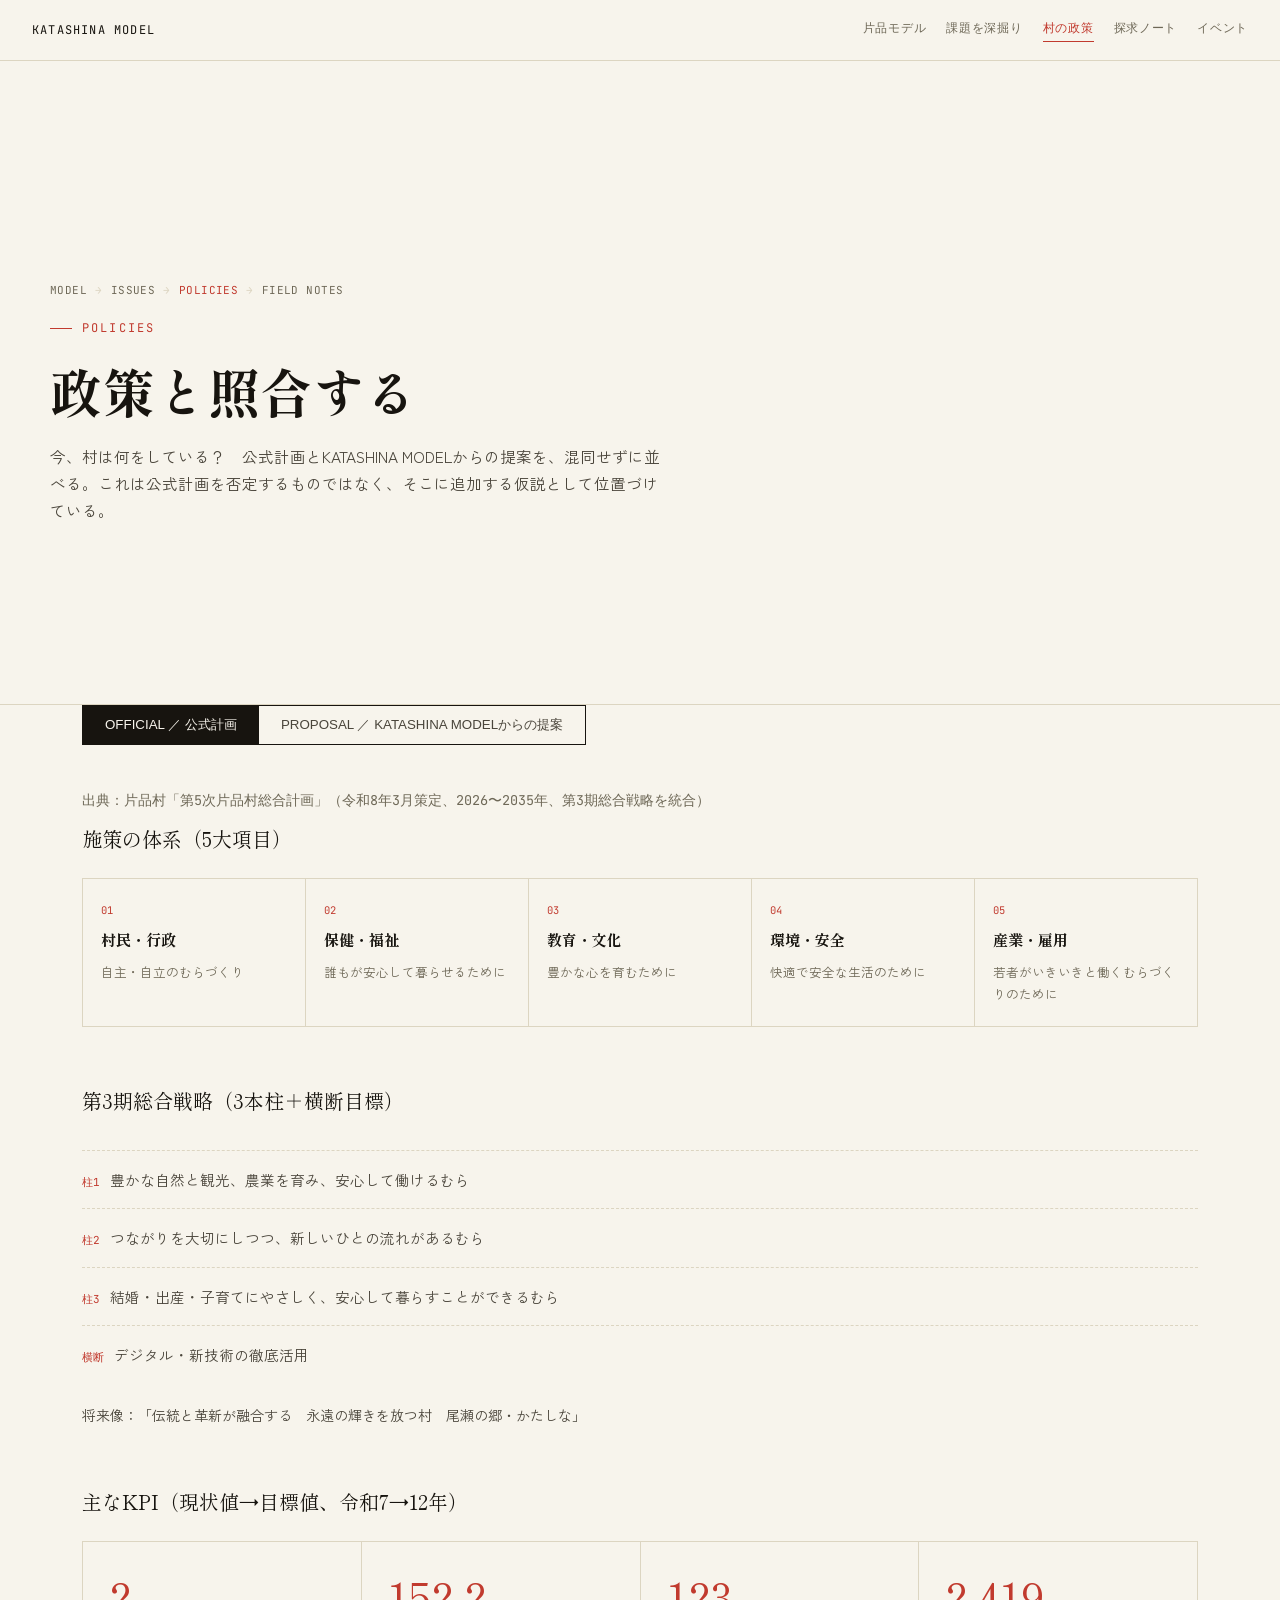
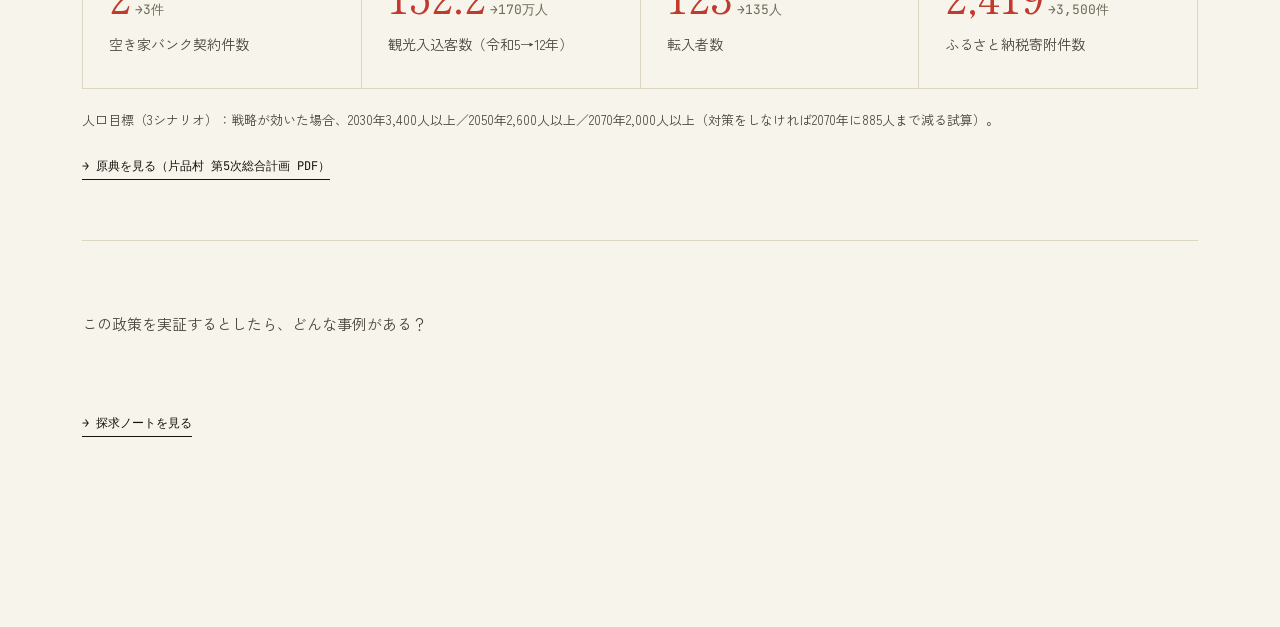
<file: policies.html>
<!DOCTYPE html>
<html lang="ja">
<head>
<meta charset="UTF-8">
<meta name="viewport" content="width=device-width, initial-scale=1.0">
<title>村の政策 ― KATASHINA MODEL POLICIES</title>
<link rel="preconnect" href="https://fonts.googleapis.com">
<link rel="preconnect" href="https://fonts.gstatic.com" crossorigin>
<link href="https://fonts.googleapis.com/css2?family=Shippori+Mincho:wght@400;500;600;700;800&family=Zen+Kaku+Gothic+New:wght@300;400;500;700;900&family=JetBrains+Mono:wght@400;500;600&display=swap" rel="stylesheet">
<link rel="stylesheet" href="style.css?v=10">
</head>
<body>

<header class="site-nav">
  <a class="brand" href="index.html">KATASHINA MODEL</a>
  <div class="links">
    <a class="nav-link" href="index.html">片品モデル</a>
    <a class="nav-link" href="issues.html">課題を深掘り</a>
    <a class="nav-link current" href="policies.html">村の政策</a>
    <a class="nav-link" href="field-notes.html">探求ノート</a>
    <a class="nav-link" href="events.html">イベント</a>
  </div>
</header>

<section class="section" style="border-top:none;">
  <div class="wrap fn-hero">
    <div class="breadcrumb"><a href="index.html">MODEL</a><span class="sep">→</span><a href="issues.html">ISSUES</a><span class="sep">→</span><span class="here">POLICIES</span><span class="sep">→</span><a href="field-notes.html">FIELD NOTES</a></div>
    <div class="eyebrow" style="margin-top:18px;">POLICIES</div>
    <h1 class="disp">政策と照合する</h1>
    <p>今、村は何をしている？　公式計画とKATASHINA MODELからの提案を、混同せずに並べる。これは公式計画を否定するものではなく、そこに追加する仮説として位置づけている。</p>
  </div>
</section>

<section class="section" style="padding-top:0;">
  <div class="wrap">

    <div class="ba-toggle reveal in" id="policy-toggle">
      <button data-mode="official" class="active">OFFICIAL ／ 公式計画</button>
      <button data-mode="proposal">PROPOSAL ／ KATASHINA MODELからの提案</button>
    </div>

    <!-- OFFICIAL -->
    <div class="policy-panel active" id="panel-official">
      <p style="font-size:13.5px; color:var(--muted); font-family:var(--mono); margin-bottom:8px;">
        出典：片品村「第5次片品村総合計画」（令和8年3月策定、2026〜2035年、第3期総合戦略を統合）
      </p>

      <div class="ec-block-title">施策の体系（5大項目）</div>
      <div class="policy-cat-grid">
        <div class="policy-cat-card"><div class="n">01</div><h5>村民・行政</h5><p>自主・自立のむらづくり</p></div>
        <div class="policy-cat-card"><div class="n">02</div><h5>保健・福祉</h5><p>誰もが安心して暮らせるために</p></div>
        <div class="policy-cat-card"><div class="n">03</div><h5>教育・文化</h5><p>豊かな心を育むために</p></div>
        <div class="policy-cat-card"><div class="n">04</div><h5>環境・安全</h5><p>快適で安全な生活のために</p></div>
        <div class="policy-cat-card"><div class="n">05</div><h5>産業・雇用</h5><p>若者がいきいきと働くむらづくりのために</p></div>
      </div>

      <div class="ec-block-title">第3期総合戦略（3本柱＋横断目標）</div>
      <div class="pillars">
        <div class="pillar-row"><span class="p-tag">柱1</span>豊かな自然と観光、農業を育み、安心して働けるむら</div>
        <div class="pillar-row"><span class="p-tag">柱2</span>つながりを大切にしつつ、新しいひとの流れがあるむら</div>
        <div class="pillar-row"><span class="p-tag">柱3</span>結婚・出産・子育てにやさしく、安心して暮らすことができるむら</div>
        <div class="pillar-row"><span class="p-tag">横断</span>デジタル・新技術の徹底活用</div>
      </div>
      <p style="font-size:14px; color:var(--ink-soft); margin-top:20px;">将来像：「伝統と革新が融合する　永遠の輝きを放つ村　尾瀬の郷・かたしな」</p>

      <div class="ec-block-title">主なKPI（現状値→目標値、令和7→12年）</div>
      <div class="stat-grid" style="margin-top:8px;">
        <div class="stat-card">
          <div><span class="stat-num">2</span><span class="stat-unit">→3件</span></div>
          <div class="stat-label">空き家バンク契約件数</div>
        </div>
        <div class="stat-card">
          <div><span class="stat-num">152.2</span><span class="stat-unit">→170万人</span></div>
          <div class="stat-label">観光入込客数（令和5→12年）</div>
        </div>
        <div class="stat-card">
          <div><span class="stat-num">123</span><span class="stat-unit">→135人</span></div>
          <div class="stat-label">転入者数</div>
        </div>
        <div class="stat-card">
          <div><span class="stat-num">2,419</span><span class="stat-unit">→3,500件</span></div>
          <div class="stat-label">ふるさと納税寄附件数</div>
        </div>
      </div>
      <p style="font-size:13px; color:var(--ink-soft); margin-top:20px;">人口目標（3シナリオ）：戦略が効いた場合、2030年3,400人以上／2050年2,600人以上／2070年2,000人以上（対策をしなければ2070年に885人まで減る試算）。</p>

      <a class="source-link" href="https://www.vill.katashina.gunma.jp/gaiyou/keikaku/files/sougoukeikaku.pdf" target="_blank" rel="noopener">→ 原典を見る（片品村 第5次総合計画 PDF）</a>
    </div>

    <!-- PROPOSAL -->
    <div class="policy-panel" id="panel-proposal">
      <p style="font-size:13.5px; color:var(--muted); font-family:var(--mono); margin-bottom:24px;">
        以下はKATASHINA MODELからの追加仮説。公式計画を置き換えるものではない。
      </p>

      <div class="ec-block-title">介入のフレームワーク（5 LEVEL）</div>
      <div class="chain">
        <div class="chain-step">LEVEL01 行政を軽くする</div><div class="chain-arrow">→</div>
        <div class="chain-step">LEVEL02 村で稼ぐ</div><div class="chain-arrow">→</div>
        <div class="chain-step">LEVEL03 人が来る・残る</div><div class="chain-arrow">→</div>
        <div class="chain-step">LEVEL04 人生をつくる</div><div class="chain-arrow">→</div>
        <div class="chain-step">LEVEL05 人を育てる</div>
      </div>
      <p style="font-size:13px; color:var(--muted); margin-top:14px;"><a href="index.html#s05" style="color:inherit;">→ 片品モデルで詳しく見る</a></p>

      <div class="ec-block-title">具体的な打ち手 × 課題カテゴリ</div>
      <p style="font-size:14px; color:var(--ink-soft); margin-bottom:8px;">単一の課題だけを解決する打ち手はほぼ無く、特に古民家再生は3カテゴリにまたがる「要」の打ち手になっている。</p>
      <div class="table-scroll">
        <table class="data-table">
          <tr>
            <th>打ち手</th><th>人口・人材</th><th>地域経済</th><th>行政</th><th>暮らし・文化</th><th>教育・未来</th>
          </tr>
          <tr>
            <td><a class="tt-link" href="project-hitos.html">①HITOSアーユルヴェーダ・コミュニティ</a></td><td class="hit">●</td><td class="hit">●</td><td></td><td></td><td></td>
          </tr>
          <tr>
            <td><a class="tt-link" href="project-gyosei-dx.html">②行政業務可視化→自動化</a></td><td></td><td></td><td class="hit">●</td><td></td><td></td>
          </tr>
          <tr>
            <td><a class="tt-link" href="project-shokunin.html">③職人発掘・探求コンテンツ</a></td><td></td><td class="hit">●</td><td></td><td class="hit">●</td><td class="hit">●</td>
          </tr>
          <tr>
            <td><a class="tt-link" href="project-kuryujuku.html">④栗生塾／世界わたし探求村</a></td><td class="hit">●</td><td></td><td></td><td></td><td class="hit">●</td>
          </tr>
          <tr>
            <td><a class="tt-link" href="project-kominka.html">⑤古民家再生×二拠点生活</a></td><td class="hit">●</td><td class="hit">●</td><td></td><td class="hit">●</td><td></td>
          </tr>
          <tr>
            <td><a class="tt-link" href="project-homestay.html">⑥ホームステイ先マッチング</a></td><td class="hit">●</td><td></td><td></td><td class="hit">●</td><td></td>
          </tr>
          <tr>
            <td><a class="tt-link" href="project-eclipse.html">⑦皆既日食を宿泊者＋住民で祝う</a></td><td class="hit">●</td><td class="hit">●</td><td></td><td></td><td></td>
          </tr>
        </table>
      </div>
      <div class="roadmap-hint">← → 横にスクロールできます（スマホの場合）</div>
      <p style="font-size:13px; color:var(--muted); margin-top:14px;"><a href="issues.html" style="color:inherit;">→ 課題ごとの深掘りを見る</a></p>
    </div>

    <article class="fn-article" style="border-top:1px solid var(--line); margin-top:60px;">
      <p style="font-size:15px; color:var(--ink-soft); margin-bottom:16px;">この政策を実証するとしたら、どんな事例がある？</p>
      <a class="fn-back" href="field-notes.html">→ 探求ノートを見る</a>
    </article>

  </div>
</section>

<script>
document.getElementById('policy-toggle').addEventListener('click', (e)=>{
  const btn = e.target.closest('button'); if(!btn) return;
  document.querySelectorAll('#policy-toggle button').forEach(b=>b.classList.remove('active'));
  btn.classList.add('active');
  document.getElementById('panel-official').classList.toggle('active', btn.dataset.mode==='official');
  document.getElementById('panel-proposal').classList.toggle('active', btn.dataset.mode==='proposal');
});
</script>
</body>
</html>
</file>
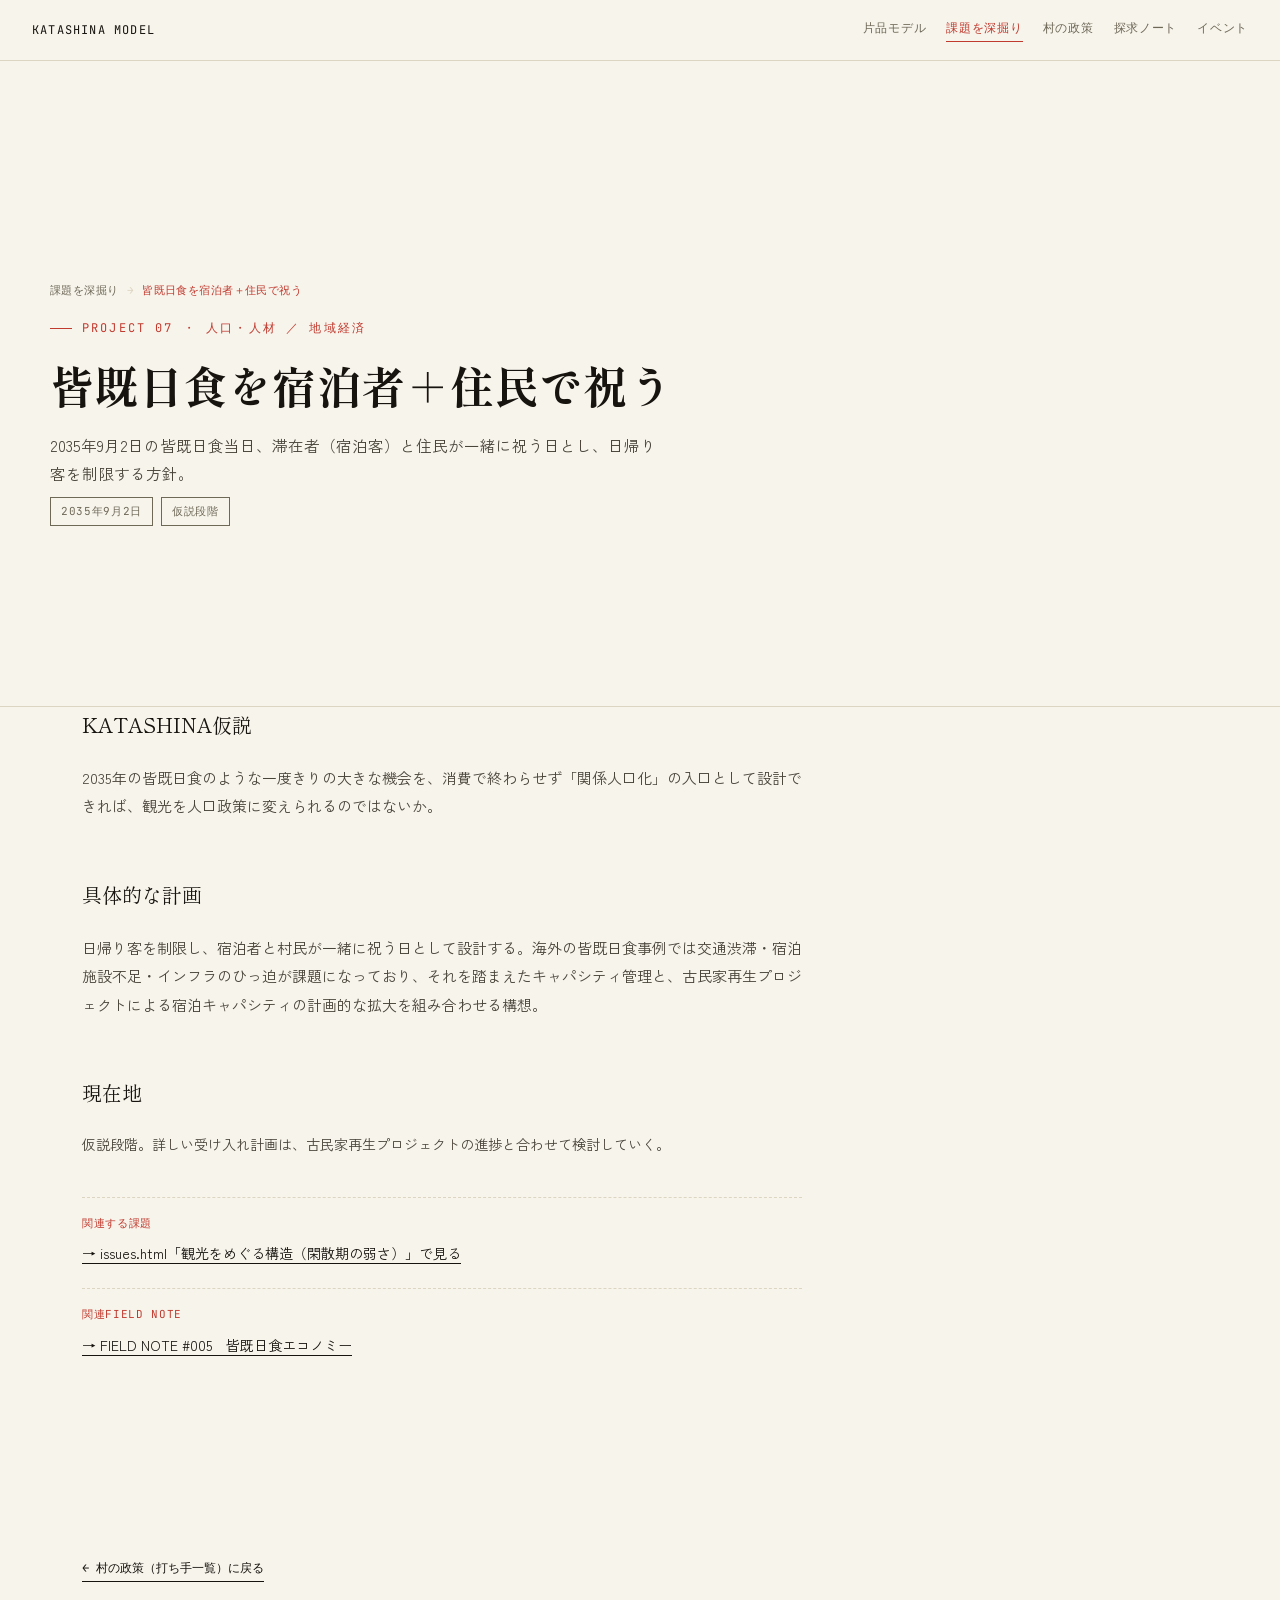
<file: project-eclipse.html>
<!DOCTYPE html>
<html lang="ja">
<head>
<meta charset="UTF-8">
<meta name="viewport" content="width=device-width, initial-scale=1.0">
<title>皆既日食を宿泊者＋住民で祝う ― KATASHINA MODEL PROJECT</title>
<link rel="preconnect" href="https://fonts.googleapis.com">
<link rel="preconnect" href="https://fonts.gstatic.com" crossorigin>
<link href="https://fonts.googleapis.com/css2?family=Shippori+Mincho:wght@400;500;600;700;800&family=Zen+Kaku+Gothic+New:wght@300;400;500;700;900&family=JetBrains+Mono:wght@400;500;600&display=swap" rel="stylesheet">
<link rel="stylesheet" href="style.css?v=10">
</head>
<body>

<header class="site-nav">
  <a class="brand" href="index.html">KATASHINA MODEL</a>
  <div class="links">
    <a class="nav-link" href="index.html">片品モデル</a>
    <a class="nav-link current" href="issues.html">課題を深掘り</a>
    <a class="nav-link" href="policies.html">村の政策</a>
    <a class="nav-link" href="field-notes.html">探求ノート</a>
    <a class="nav-link" href="events.html">イベント</a>
  </div>
</header>

<section class="section" style="border-top:none;">
  <div class="wrap fn-hero">
    <div class="breadcrumb"><a href="issues.html" style="color:inherit;">課題を深掘り</a><span class="sep">→</span><span class="here">皆既日食を宿泊者＋住民で祝う</span></div>
    <div class="eyebrow" style="margin-top:18px;">PROJECT 07 ・ 人口・人材 ／ 地域経済</div>
    <h1 class="disp" style="font-size:clamp(28px,4vw,44px);">皆既日食を宿泊者＋住民で祝う</h1>
    <p>2035年9月2日の皆既日食当日、滞在者（宿泊客）と住民が一緒に祝う日とし、日帰り客を制限する方針。</p>
    <div class="badge-row" style="margin-top:10px;"><span class="badge">2035年9月2日</span><span class="badge">仮説段階</span></div>
  </div>
</section>

<section class="section" style="padding-top:0;">
  <div class="wrap">

    <div class="fn-article" style="border-top:none; padding-top:0;">
      <div class="ec-block-title" style="margin-top:0;">KATASHINA仮説</div>
      <p style="font-size:15px; color:var(--ink-soft); max-width:720px; line-height:1.9;">2035年の皆既日食のような一度きりの大きな機会を、消費で終わらせず「関係人口化」の入口として設計できれば、観光を人口政策に変えられるのではないか。</p>

      <div class="ec-block-title">具体的な計画</div>
      <p style="font-size:15px; color:var(--ink-soft); max-width:720px; line-height:1.9;">日帰り客を制限し、宿泊者と村民が一緒に祝う日として設計する。海外の皆既日食事例では交通渋滞・宿泊施設不足・インフラのひっ迫が課題になっており、それを踏まえたキャパシティ管理と、古民家再生プロジェクトによる宿泊キャパシティの計画的な拡大を組み合わせる構想。</p>
      

      <div class="ec-block-title">現在地</div>
      <p style="font-size:14px; color:var(--ink-soft);">仮説段階。詳しい受け入れ計画は、古民家再生プロジェクトの進捗と合わせて検討していく。</p>

      <div class="issue-sub" style="margin-top:40px;">
        <div class="issue-sub-label">関連する課題</div>
        <p><a href="issues.html#issue-kankou">→ issues.html「観光をめぐる構造（閑散期の弱さ）」で見る</a></p>
      </div>
      <div class="issue-sub"><div class="issue-sub-label">関連FIELD NOTE</div><p><a href="field-notes.html#note-005">→ FIELD NOTE #005　皆既日食エコノミー</a></p></div>
    </div>

    <article class="fn-article">
      <a class="fn-back" href="policies.html">← 村の政策（打ち手一覧）に戻る</a>
    </article>

  </div>
</section>

</body>
</html>
</file>
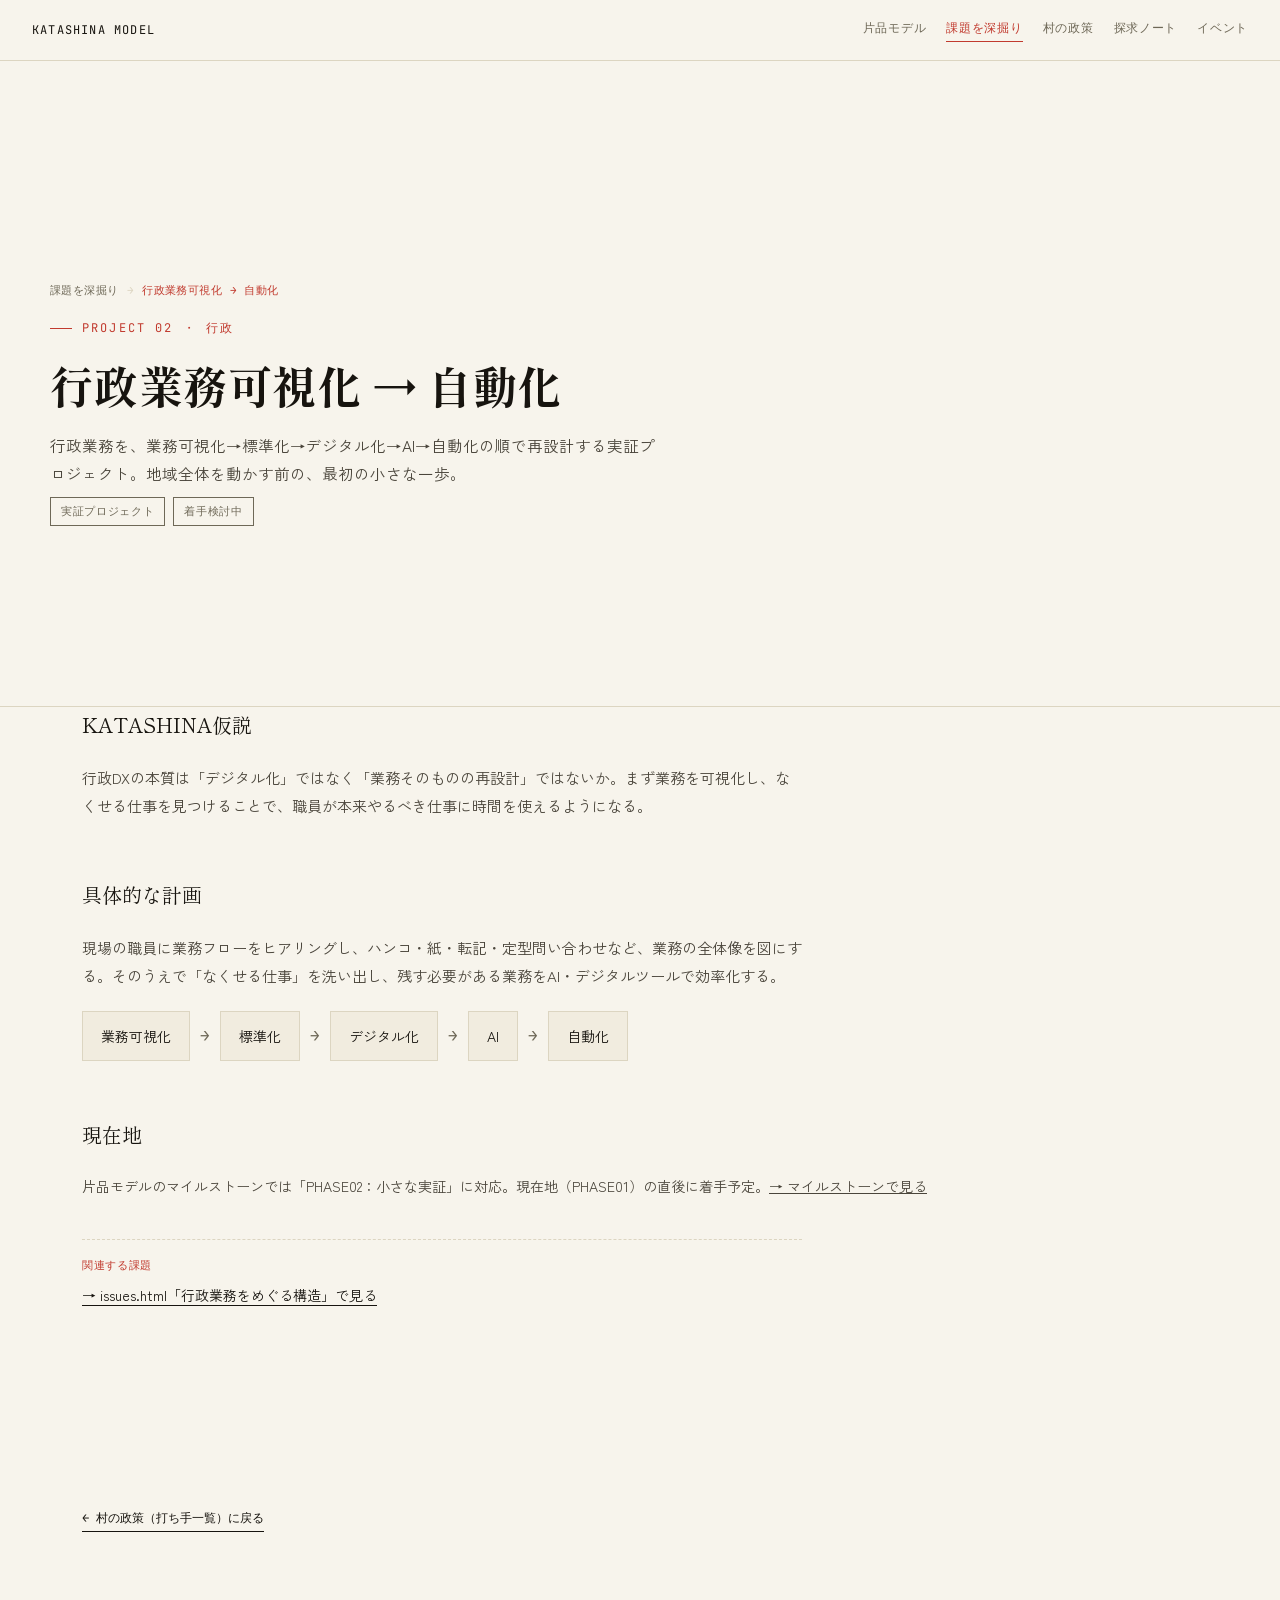
<file: project-gyosei-dx.html>
<!DOCTYPE html>
<html lang="ja">
<head>
<meta charset="UTF-8">
<meta name="viewport" content="width=device-width, initial-scale=1.0">
<title>行政業務可視化 → 自動化 ― KATASHINA MODEL PROJECT</title>
<link rel="preconnect" href="https://fonts.googleapis.com">
<link rel="preconnect" href="https://fonts.gstatic.com" crossorigin>
<link href="https://fonts.googleapis.com/css2?family=Shippori+Mincho:wght@400;500;600;700;800&family=Zen+Kaku+Gothic+New:wght@300;400;500;700;900&family=JetBrains+Mono:wght@400;500;600&display=swap" rel="stylesheet">
<link rel="stylesheet" href="style.css?v=10">
</head>
<body>

<header class="site-nav">
  <a class="brand" href="index.html">KATASHINA MODEL</a>
  <div class="links">
    <a class="nav-link" href="index.html">片品モデル</a>
    <a class="nav-link current" href="issues.html">課題を深掘り</a>
    <a class="nav-link" href="policies.html">村の政策</a>
    <a class="nav-link" href="field-notes.html">探求ノート</a>
    <a class="nav-link" href="events.html">イベント</a>
  </div>
</header>

<section class="section" style="border-top:none;">
  <div class="wrap fn-hero">
    <div class="breadcrumb"><a href="issues.html" style="color:inherit;">課題を深掘り</a><span class="sep">→</span><span class="here">行政業務可視化 → 自動化</span></div>
    <div class="eyebrow" style="margin-top:18px;">PROJECT 02 ・ 行政</div>
    <h1 class="disp" style="font-size:clamp(28px,4vw,44px);">行政業務可視化 → 自動化</h1>
    <p>行政業務を、業務可視化→標準化→デジタル化→AI→自動化の順で再設計する実証プロジェクト。地域全体を動かす前の、最初の小さな一歩。</p>
    <div class="badge-row" style="margin-top:10px;"><span class="badge">実証プロジェクト</span><span class="badge">着手検討中</span></div>
  </div>
</section>

<section class="section" style="padding-top:0;">
  <div class="wrap">

    <div class="fn-article" style="border-top:none; padding-top:0;">
      <div class="ec-block-title" style="margin-top:0;">KATASHINA仮説</div>
      <p style="font-size:15px; color:var(--ink-soft); max-width:720px; line-height:1.9;">行政DXの本質は「デジタル化」ではなく「業務そのものの再設計」ではないか。まず業務を可視化し、なくせる仕事を見つけることで、職員が本来やるべき仕事に時間を使えるようになる。</p>

      <div class="ec-block-title">具体的な計画</div>
      <p style="font-size:15px; color:var(--ink-soft); max-width:720px; line-height:1.9;">現場の職員に業務フローをヒアリングし、ハンコ・紙・転記・定型問い合わせなど、業務の全体像を図にする。そのうえで「なくせる仕事」を洗い出し、残す必要がある業務をAI・デジタルツールで効率化する。</p>
      <div class="chain" style="margin-top:20px;"><div class="chain-step">業務可視化</div><div class="chain-arrow">→</div><div class="chain-step">標準化</div><div class="chain-arrow">→</div><div class="chain-step">デジタル化</div><div class="chain-arrow">→</div><div class="chain-step">AI</div><div class="chain-arrow">→</div><div class="chain-step">自動化</div></div>

      <div class="ec-block-title">現在地</div>
      <p style="font-size:14px; color:var(--ink-soft);">片品モデルのマイルストーンでは「PHASE02：小さな実証」に対応。現在地（PHASE01）の直後に着手予定。<a href="index.html#s09" style="color:inherit;">→ マイルストーンで見る</a></p>

      <div class="issue-sub" style="margin-top:40px;">
        <div class="issue-sub-label">関連する課題</div>
        <p><a href="issues.html#issue-gyousei">→ issues.html「行政業務をめぐる構造」で見る</a></p>
      </div>
      
    </div>

    <article class="fn-article">
      <a class="fn-back" href="policies.html">← 村の政策（打ち手一覧）に戻る</a>
    </article>

  </div>
</section>

</body>
</html>
</file>
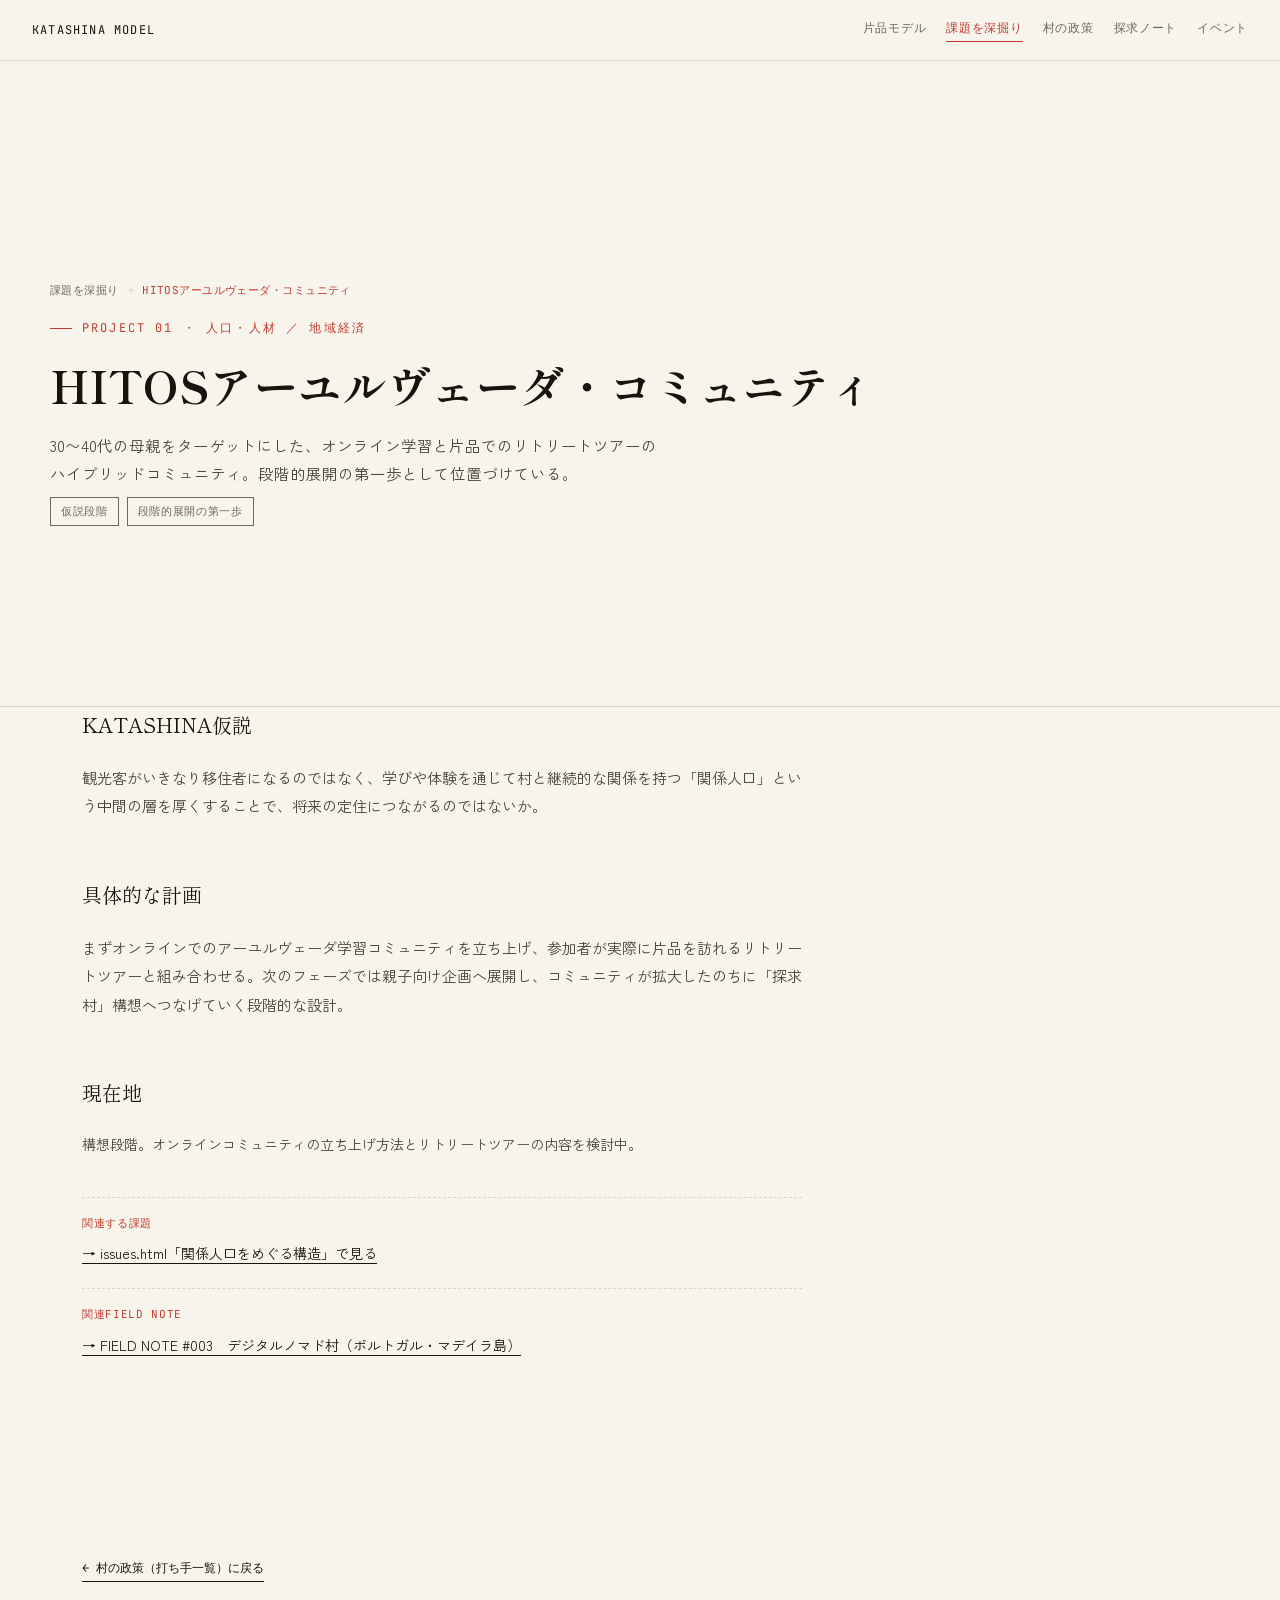
<file: project-hitos.html>
<!DOCTYPE html>
<html lang="ja">
<head>
<meta charset="UTF-8">
<meta name="viewport" content="width=device-width, initial-scale=1.0">
<title>HITOSアーユルヴェーダ・コミュニティ ― KATASHINA MODEL PROJECT</title>
<link rel="preconnect" href="https://fonts.googleapis.com">
<link rel="preconnect" href="https://fonts.gstatic.com" crossorigin>
<link href="https://fonts.googleapis.com/css2?family=Shippori+Mincho:wght@400;500;600;700;800&family=Zen+Kaku+Gothic+New:wght@300;400;500;700;900&family=JetBrains+Mono:wght@400;500;600&display=swap" rel="stylesheet">
<link rel="stylesheet" href="style.css?v=10">
</head>
<body>

<header class="site-nav">
  <a class="brand" href="index.html">KATASHINA MODEL</a>
  <div class="links">
    <a class="nav-link" href="index.html">片品モデル</a>
    <a class="nav-link current" href="issues.html">課題を深掘り</a>
    <a class="nav-link" href="policies.html">村の政策</a>
    <a class="nav-link" href="field-notes.html">探求ノート</a>
    <a class="nav-link" href="events.html">イベント</a>
  </div>
</header>

<section class="section" style="border-top:none;">
  <div class="wrap fn-hero">
    <div class="breadcrumb"><a href="issues.html" style="color:inherit;">課題を深掘り</a><span class="sep">→</span><span class="here">HITOSアーユルヴェーダ・コミュニティ</span></div>
    <div class="eyebrow" style="margin-top:18px;">PROJECT 01 ・ 人口・人材 ／ 地域経済</div>
    <h1 class="disp" style="font-size:clamp(28px,4vw,44px);">HITOSアーユルヴェーダ・コミュニティ</h1>
    <p>30〜40代の母親をターゲットにした、オンライン学習と片品でのリトリートツアーのハイブリッドコミュニティ。段階的展開の第一歩として位置づけている。</p>
    <div class="badge-row" style="margin-top:10px;"><span class="badge">仮説段階</span><span class="badge">段階的展開の第一歩</span></div>
  </div>
</section>

<section class="section" style="padding-top:0;">
  <div class="wrap">

    <div class="fn-article" style="border-top:none; padding-top:0;">
      <div class="ec-block-title" style="margin-top:0;">KATASHINA仮説</div>
      <p style="font-size:15px; color:var(--ink-soft); max-width:720px; line-height:1.9;">観光客がいきなり移住者になるのではなく、学びや体験を通じて村と継続的な関係を持つ「関係人口」という中間の層を厚くすることで、将来の定住につながるのではないか。</p>

      <div class="ec-block-title">具体的な計画</div>
      <p style="font-size:15px; color:var(--ink-soft); max-width:720px; line-height:1.9;">まずオンラインでのアーユルヴェーダ学習コミュニティを立ち上げ、参加者が実際に片品を訪れるリトリートツアーと組み合わせる。次のフェーズでは親子向け企画へ展開し、コミュニティが拡大したのちに「探求村」構想へつなげていく段階的な設計。</p>
      

      <div class="ec-block-title">現在地</div>
      <p style="font-size:14px; color:var(--ink-soft);">構想段階。オンラインコミュニティの立ち上げ方法とリトリートツアーの内容を検討中。</p>

      <div class="issue-sub" style="margin-top:40px;">
        <div class="issue-sub-label">関連する課題</div>
        <p><a href="issues.html#issue-kankeijinko">→ issues.html「関係人口をめぐる構造」で見る</a></p>
      </div>
      <div class="issue-sub"><div class="issue-sub-label">関連FIELD NOTE</div><p><a href="field-notes.html#note-003">→ FIELD NOTE #003　デジタルノマド村（ポルトガル・マデイラ島）</a></p></div>
    </div>

    <article class="fn-article">
      <a class="fn-back" href="policies.html">← 村の政策（打ち手一覧）に戻る</a>
    </article>

  </div>
</section>

</body>
</html>
</file>
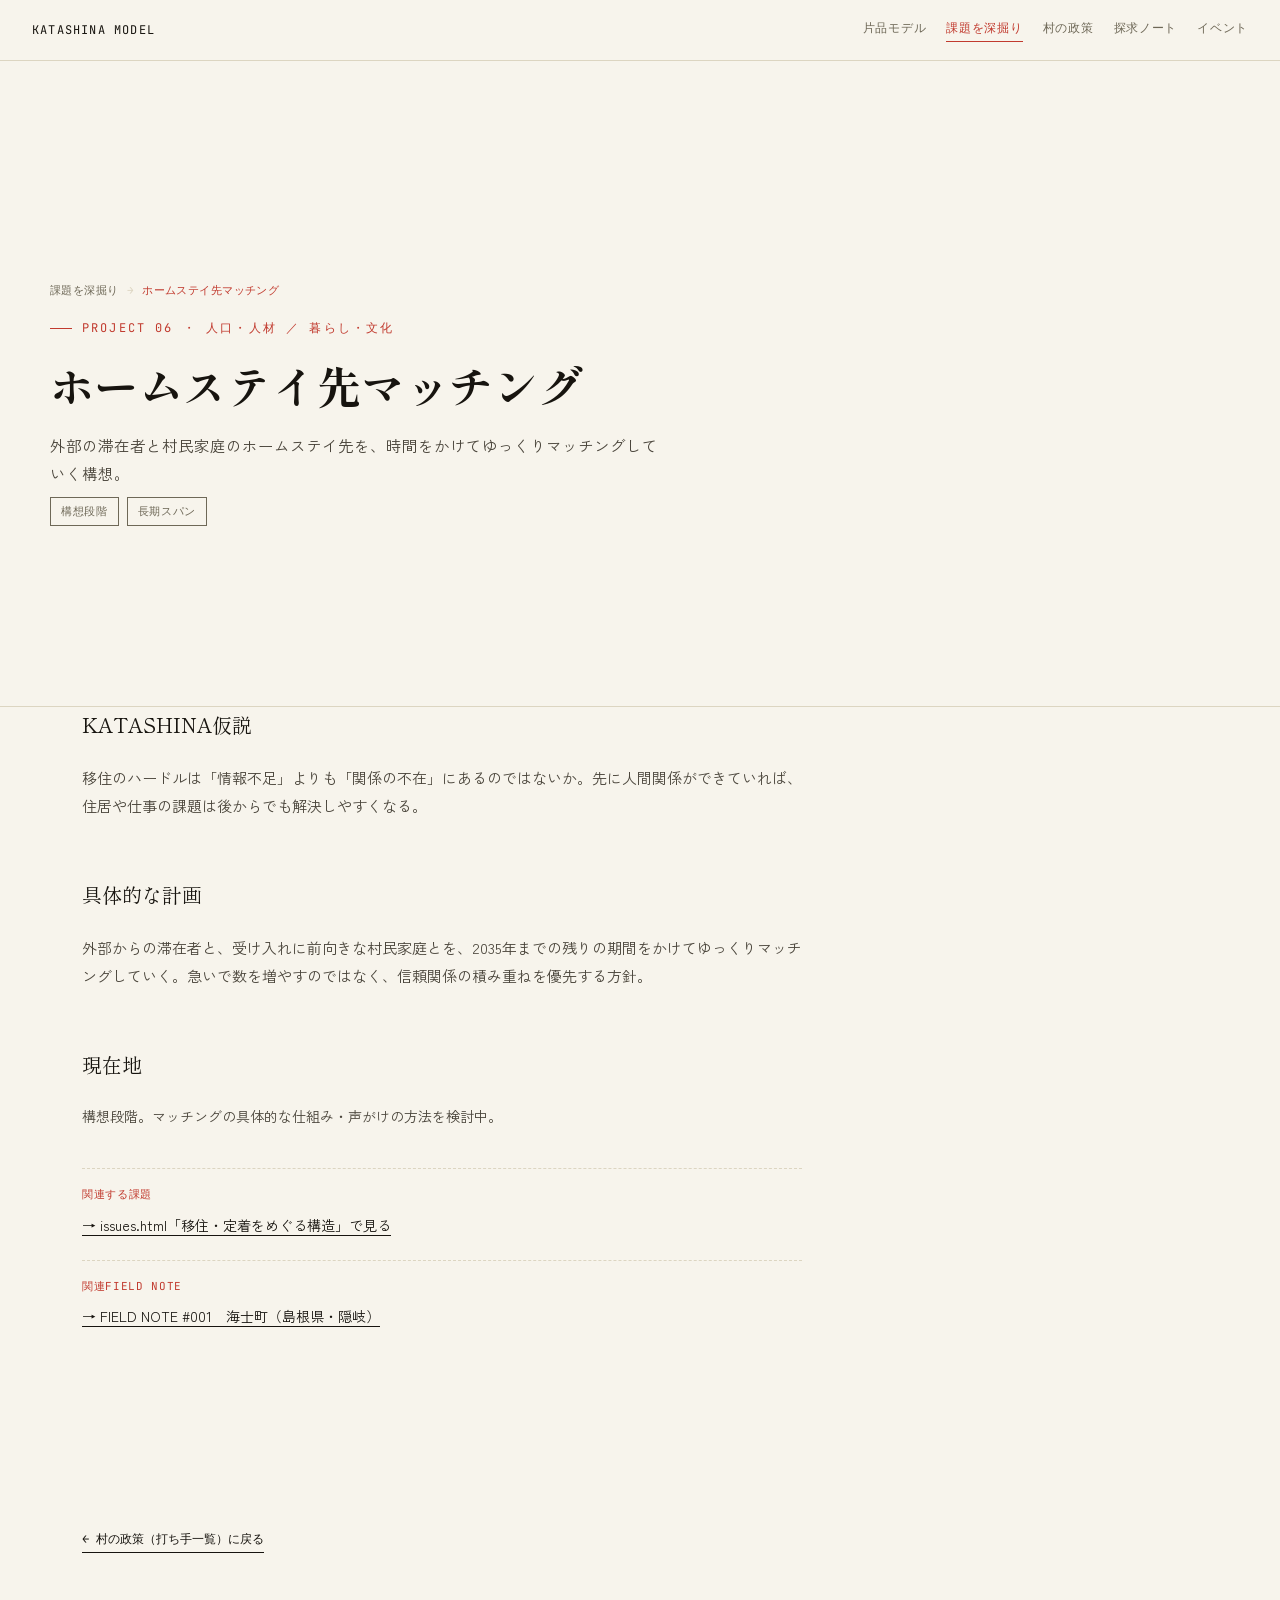
<file: project-homestay.html>
<!DOCTYPE html>
<html lang="ja">
<head>
<meta charset="UTF-8">
<meta name="viewport" content="width=device-width, initial-scale=1.0">
<title>ホームステイ先マッチング ― KATASHINA MODEL PROJECT</title>
<link rel="preconnect" href="https://fonts.googleapis.com">
<link rel="preconnect" href="https://fonts.gstatic.com" crossorigin>
<link href="https://fonts.googleapis.com/css2?family=Shippori+Mincho:wght@400;500;600;700;800&family=Zen+Kaku+Gothic+New:wght@300;400;500;700;900&family=JetBrains+Mono:wght@400;500;600&display=swap" rel="stylesheet">
<link rel="stylesheet" href="style.css?v=10">
</head>
<body>

<header class="site-nav">
  <a class="brand" href="index.html">KATASHINA MODEL</a>
  <div class="links">
    <a class="nav-link" href="index.html">片品モデル</a>
    <a class="nav-link current" href="issues.html">課題を深掘り</a>
    <a class="nav-link" href="policies.html">村の政策</a>
    <a class="nav-link" href="field-notes.html">探求ノート</a>
    <a class="nav-link" href="events.html">イベント</a>
  </div>
</header>

<section class="section" style="border-top:none;">
  <div class="wrap fn-hero">
    <div class="breadcrumb"><a href="issues.html" style="color:inherit;">課題を深掘り</a><span class="sep">→</span><span class="here">ホームステイ先マッチング</span></div>
    <div class="eyebrow" style="margin-top:18px;">PROJECT 06 ・ 人口・人材 ／ 暮らし・文化</div>
    <h1 class="disp" style="font-size:clamp(28px,4vw,44px);">ホームステイ先マッチング</h1>
    <p>外部の滞在者と村民家庭のホームステイ先を、時間をかけてゆっくりマッチングしていく構想。</p>
    <div class="badge-row" style="margin-top:10px;"><span class="badge">構想段階</span><span class="badge">長期スパン</span></div>
  </div>
</section>

<section class="section" style="padding-top:0;">
  <div class="wrap">

    <div class="fn-article" style="border-top:none; padding-top:0;">
      <div class="ec-block-title" style="margin-top:0;">KATASHINA仮説</div>
      <p style="font-size:15px; color:var(--ink-soft); max-width:720px; line-height:1.9;">移住のハードルは「情報不足」よりも「関係の不在」にあるのではないか。先に人間関係ができていれば、住居や仕事の課題は後からでも解決しやすくなる。</p>

      <div class="ec-block-title">具体的な計画</div>
      <p style="font-size:15px; color:var(--ink-soft); max-width:720px; line-height:1.9;">外部からの滞在者と、受け入れに前向きな村民家庭とを、2035年までの残りの期間をかけてゆっくりマッチングしていく。急いで数を増やすのではなく、信頼関係の積み重ねを優先する方針。</p>
      

      <div class="ec-block-title">現在地</div>
      <p style="font-size:14px; color:var(--ink-soft);">構想段階。マッチングの具体的な仕組み・声がけの方法を検討中。</p>

      <div class="issue-sub" style="margin-top:40px;">
        <div class="issue-sub-label">関連する課題</div>
        <p><a href="issues.html#issue-ijyu">→ issues.html「移住・定着をめぐる構造」で見る</a></p>
      </div>
      <div class="issue-sub"><div class="issue-sub-label">関連FIELD NOTE</div><p><a href="field-notes.html#note-001">→ FIELD NOTE #001　海士町（島根県・隠岐）</a></p></div>
    </div>

    <article class="fn-article">
      <a class="fn-back" href="policies.html">← 村の政策（打ち手一覧）に戻る</a>
    </article>

  </div>
</section>

</body>
</html>
</file>
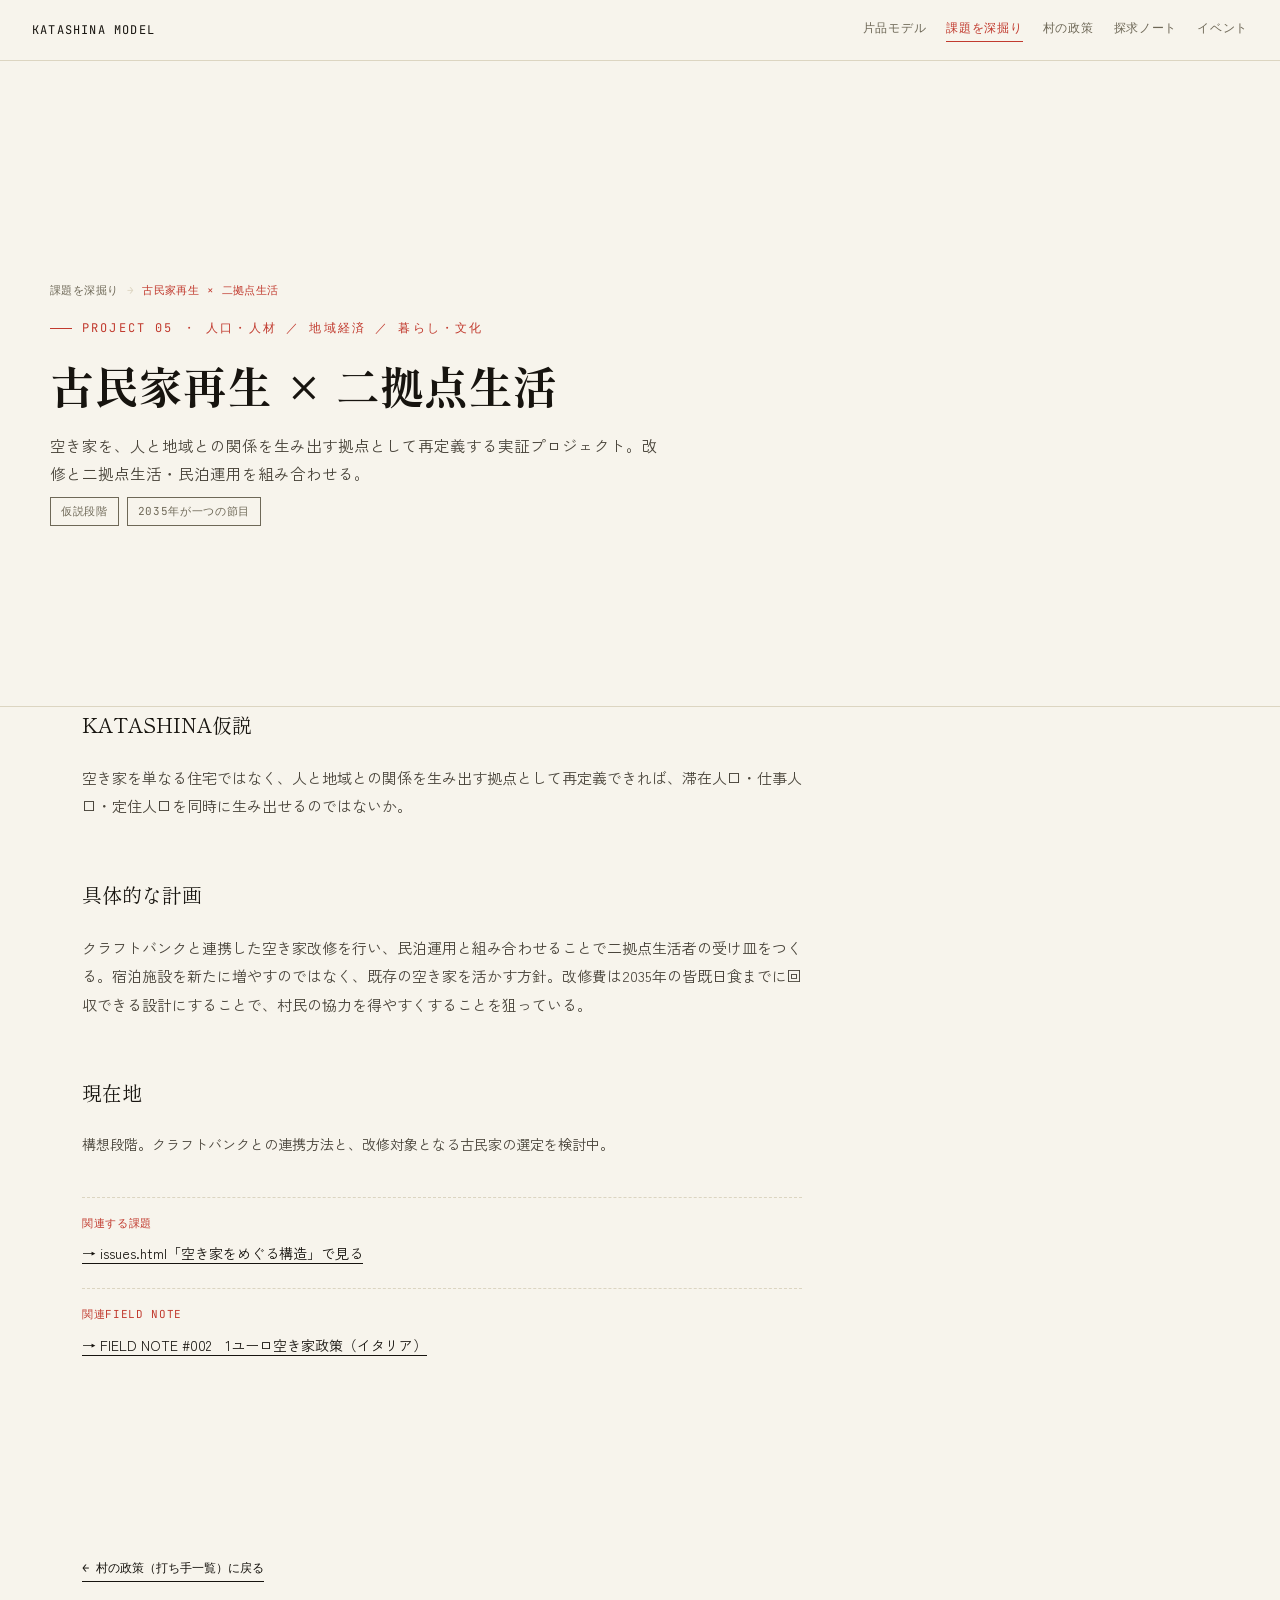
<file: project-kominka.html>
<!DOCTYPE html>
<html lang="ja">
<head>
<meta charset="UTF-8">
<meta name="viewport" content="width=device-width, initial-scale=1.0">
<title>古民家再生 × 二拠点生活 ― KATASHINA MODEL PROJECT</title>
<link rel="preconnect" href="https://fonts.googleapis.com">
<link rel="preconnect" href="https://fonts.gstatic.com" crossorigin>
<link href="https://fonts.googleapis.com/css2?family=Shippori+Mincho:wght@400;500;600;700;800&family=Zen+Kaku+Gothic+New:wght@300;400;500;700;900&family=JetBrains+Mono:wght@400;500;600&display=swap" rel="stylesheet">
<link rel="stylesheet" href="style.css?v=10">
</head>
<body>

<header class="site-nav">
  <a class="brand" href="index.html">KATASHINA MODEL</a>
  <div class="links">
    <a class="nav-link" href="index.html">片品モデル</a>
    <a class="nav-link current" href="issues.html">課題を深掘り</a>
    <a class="nav-link" href="policies.html">村の政策</a>
    <a class="nav-link" href="field-notes.html">探求ノート</a>
    <a class="nav-link" href="events.html">イベント</a>
  </div>
</header>

<section class="section" style="border-top:none;">
  <div class="wrap fn-hero">
    <div class="breadcrumb"><a href="issues.html" style="color:inherit;">課題を深掘り</a><span class="sep">→</span><span class="here">古民家再生 × 二拠点生活</span></div>
    <div class="eyebrow" style="margin-top:18px;">PROJECT 05 ・ 人口・人材 ／ 地域経済 ／ 暮らし・文化</div>
    <h1 class="disp" style="font-size:clamp(28px,4vw,44px);">古民家再生 × 二拠点生活</h1>
    <p>空き家を、人と地域との関係を生み出す拠点として再定義する実証プロジェクト。改修と二拠点生活・民泊運用を組み合わせる。</p>
    <div class="badge-row" style="margin-top:10px;"><span class="badge">仮説段階</span><span class="badge">2035年が一つの節目</span></div>
  </div>
</section>

<section class="section" style="padding-top:0;">
  <div class="wrap">

    <div class="fn-article" style="border-top:none; padding-top:0;">
      <div class="ec-block-title" style="margin-top:0;">KATASHINA仮説</div>
      <p style="font-size:15px; color:var(--ink-soft); max-width:720px; line-height:1.9;">空き家を単なる住宅ではなく、人と地域との関係を生み出す拠点として再定義できれば、滞在人口・仕事人口・定住人口を同時に生み出せるのではないか。</p>

      <div class="ec-block-title">具体的な計画</div>
      <p style="font-size:15px; color:var(--ink-soft); max-width:720px; line-height:1.9;">クラフトバンクと連携した空き家改修を行い、民泊運用と組み合わせることで二拠点生活者の受け皿をつくる。宿泊施設を新たに増やすのではなく、既存の空き家を活かす方針。改修費は2035年の皆既日食までに回収できる設計にすることで、村民の協力を得やすくすることを狙っている。</p>
      

      <div class="ec-block-title">現在地</div>
      <p style="font-size:14px; color:var(--ink-soft);">構想段階。クラフトバンクとの連携方法と、改修対象となる古民家の選定を検討中。</p>

      <div class="issue-sub" style="margin-top:40px;">
        <div class="issue-sub-label">関連する課題</div>
        <p><a href="issues.html#issue-akiya">→ issues.html「空き家をめぐる構造」で見る</a></p>
      </div>
      <div class="issue-sub"><div class="issue-sub-label">関連FIELD NOTE</div><p><a href="field-notes.html#note-002">→ FIELD NOTE #002　1ユーロ空き家政策（イタリア）</a></p></div>
    </div>

    <article class="fn-article">
      <a class="fn-back" href="policies.html">← 村の政策（打ち手一覧）に戻る</a>
    </article>

  </div>
</section>

</body>
</html>
</file>
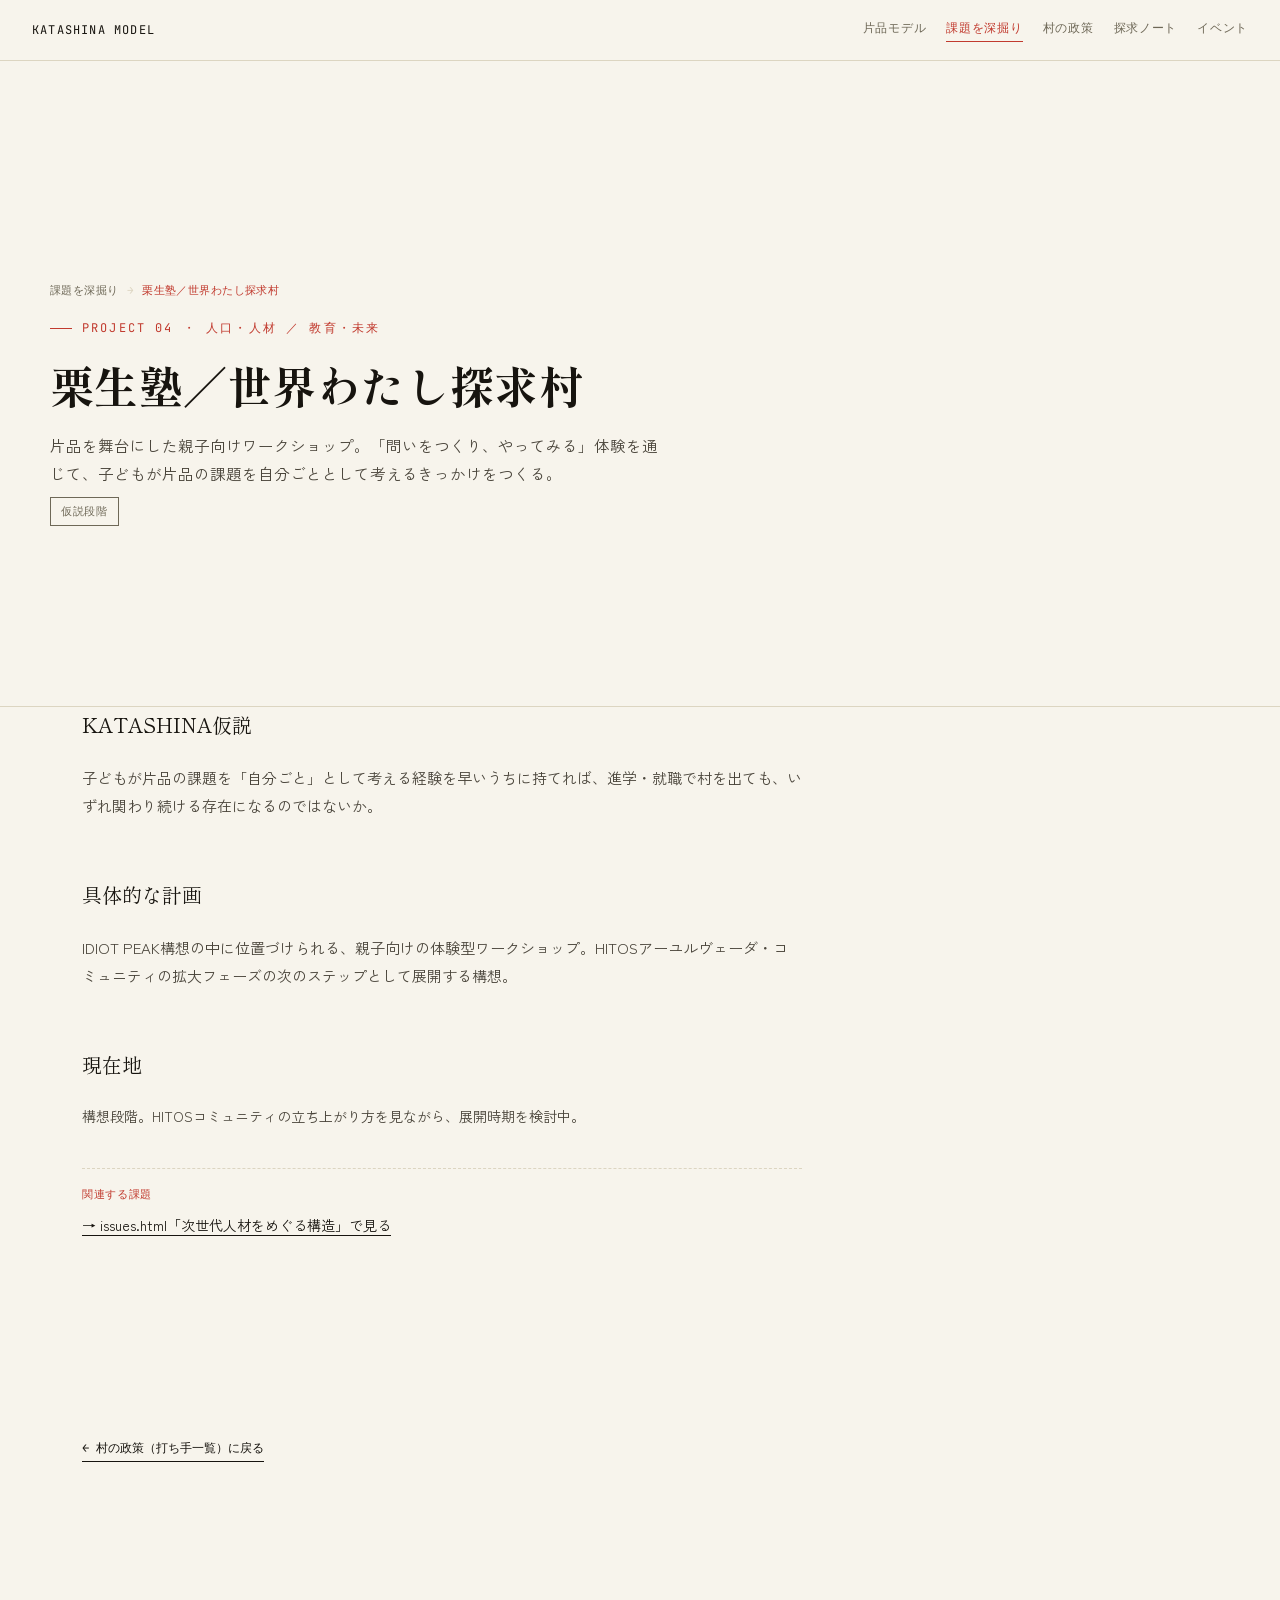
<file: project-kuryujuku.html>
<!DOCTYPE html>
<html lang="ja">
<head>
<meta charset="UTF-8">
<meta name="viewport" content="width=device-width, initial-scale=1.0">
<title>栗生塾／世界わたし探求村 ― KATASHINA MODEL PROJECT</title>
<link rel="preconnect" href="https://fonts.googleapis.com">
<link rel="preconnect" href="https://fonts.gstatic.com" crossorigin>
<link href="https://fonts.googleapis.com/css2?family=Shippori+Mincho:wght@400;500;600;700;800&family=Zen+Kaku+Gothic+New:wght@300;400;500;700;900&family=JetBrains+Mono:wght@400;500;600&display=swap" rel="stylesheet">
<link rel="stylesheet" href="style.css?v=10">
</head>
<body>

<header class="site-nav">
  <a class="brand" href="index.html">KATASHINA MODEL</a>
  <div class="links">
    <a class="nav-link" href="index.html">片品モデル</a>
    <a class="nav-link current" href="issues.html">課題を深掘り</a>
    <a class="nav-link" href="policies.html">村の政策</a>
    <a class="nav-link" href="field-notes.html">探求ノート</a>
    <a class="nav-link" href="events.html">イベント</a>
  </div>
</header>

<section class="section" style="border-top:none;">
  <div class="wrap fn-hero">
    <div class="breadcrumb"><a href="issues.html" style="color:inherit;">課題を深掘り</a><span class="sep">→</span><span class="here">栗生塾／世界わたし探求村</span></div>
    <div class="eyebrow" style="margin-top:18px;">PROJECT 04 ・ 人口・人材 ／ 教育・未来</div>
    <h1 class="disp" style="font-size:clamp(28px,4vw,44px);">栗生塾／世界わたし探求村</h1>
    <p>片品を舞台にした親子向けワークショップ。「問いをつくり、やってみる」体験を通じて、子どもが片品の課題を自分ごととして考えるきっかけをつくる。</p>
    <div class="badge-row" style="margin-top:10px;"><span class="badge">仮説段階</span></div>
  </div>
</section>

<section class="section" style="padding-top:0;">
  <div class="wrap">

    <div class="fn-article" style="border-top:none; padding-top:0;">
      <div class="ec-block-title" style="margin-top:0;">KATASHINA仮説</div>
      <p style="font-size:15px; color:var(--ink-soft); max-width:720px; line-height:1.9;">子どもが片品の課題を「自分ごと」として考える経験を早いうちに持てれば、進学・就職で村を出ても、いずれ関わり続ける存在になるのではないか。</p>

      <div class="ec-block-title">具体的な計画</div>
      <p style="font-size:15px; color:var(--ink-soft); max-width:720px; line-height:1.9;">IDIOT PEAK構想の中に位置づけられる、親子向けの体験型ワークショップ。HITOSアーユルヴェーダ・コミュニティの拡大フェーズの次のステップとして展開する構想。</p>
      

      <div class="ec-block-title">現在地</div>
      <p style="font-size:14px; color:var(--ink-soft);">構想段階。HITOSコミュニティの立ち上がり方を見ながら、展開時期を検討中。</p>

      <div class="issue-sub" style="margin-top:40px;">
        <div class="issue-sub-label">関連する課題</div>
        <p><a href="issues.html#issue-jisedai">→ issues.html「次世代人材をめぐる構造」で見る</a></p>
      </div>
      
    </div>

    <article class="fn-article">
      <a class="fn-back" href="policies.html">← 村の政策（打ち手一覧）に戻る</a>
    </article>

  </div>
</section>

</body>
</html>
</file>
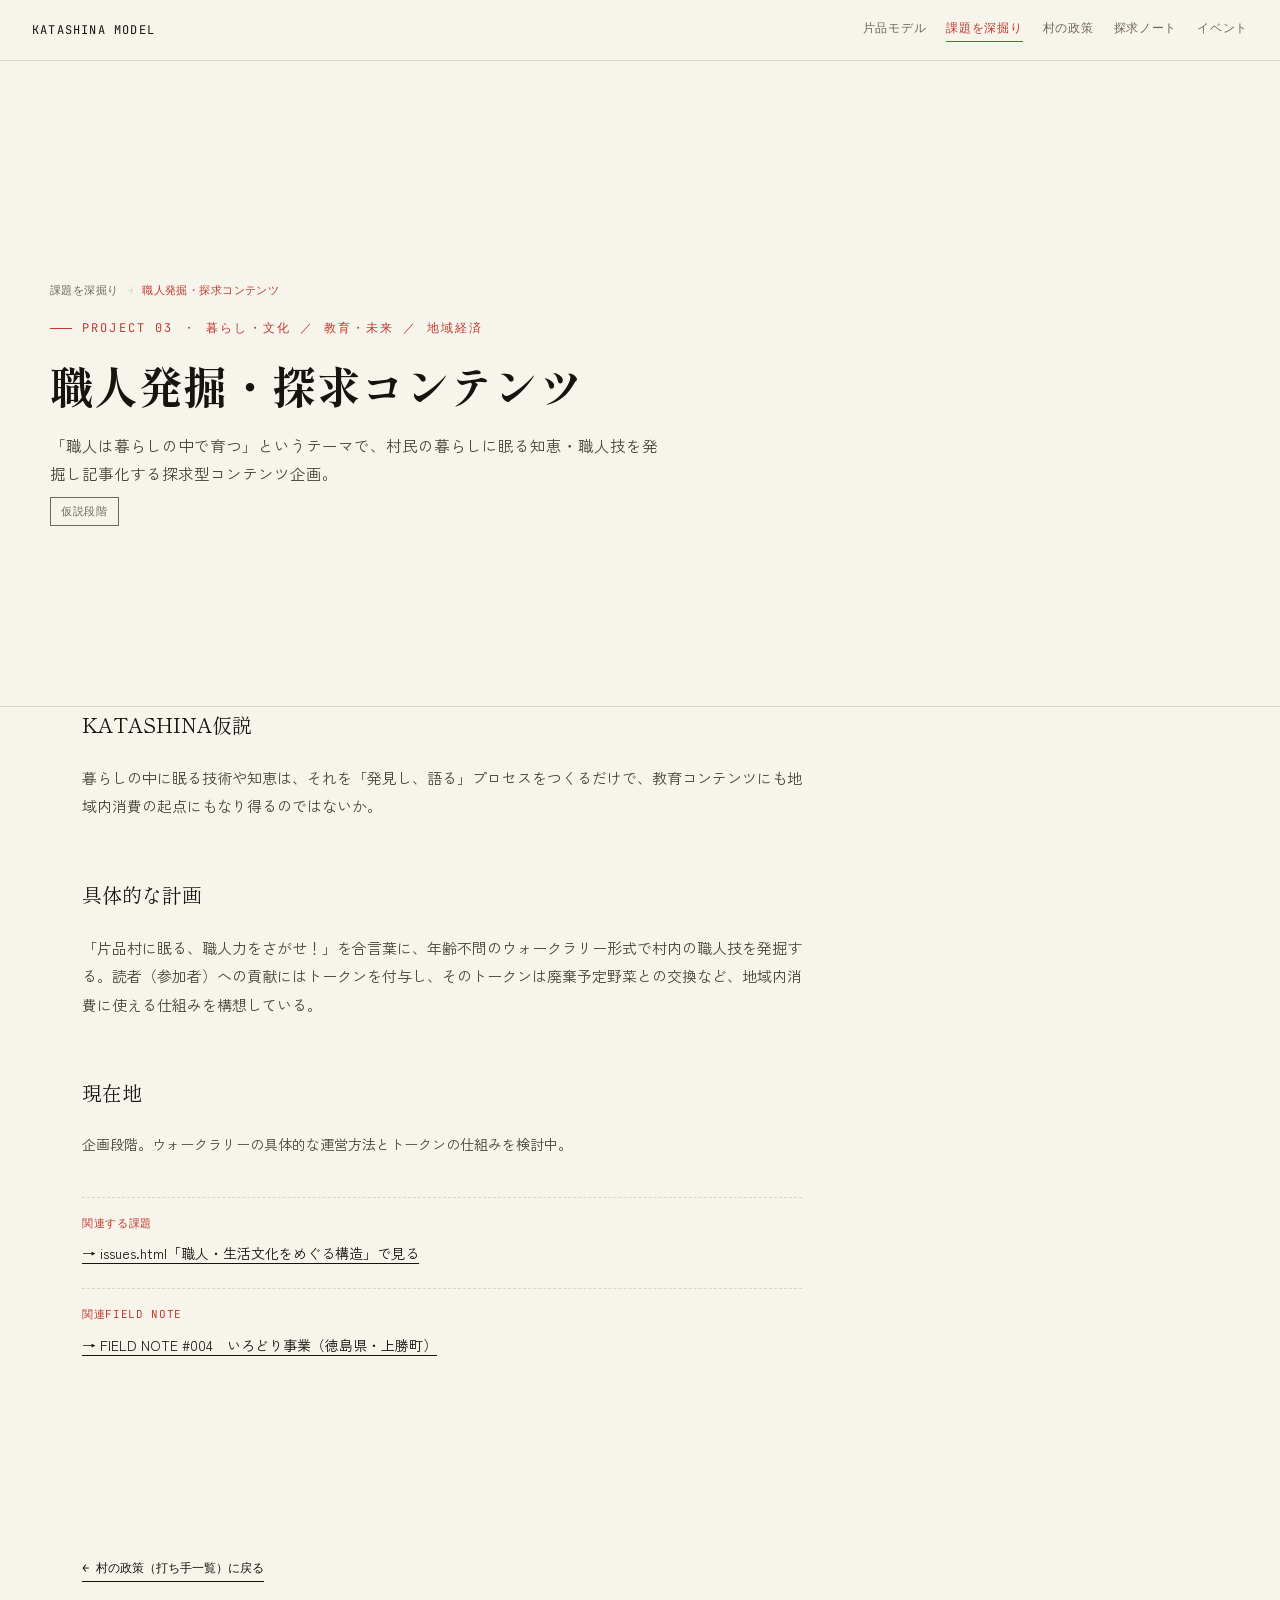
<file: project-shokunin.html>
<!DOCTYPE html>
<html lang="ja">
<head>
<meta charset="UTF-8">
<meta name="viewport" content="width=device-width, initial-scale=1.0">
<title>職人発掘・探求コンテンツ ― KATASHINA MODEL PROJECT</title>
<link rel="preconnect" href="https://fonts.googleapis.com">
<link rel="preconnect" href="https://fonts.gstatic.com" crossorigin>
<link href="https://fonts.googleapis.com/css2?family=Shippori+Mincho:wght@400;500;600;700;800&family=Zen+Kaku+Gothic+New:wght@300;400;500;700;900&family=JetBrains+Mono:wght@400;500;600&display=swap" rel="stylesheet">
<link rel="stylesheet" href="style.css?v=10">
</head>
<body>

<header class="site-nav">
  <a class="brand" href="index.html">KATASHINA MODEL</a>
  <div class="links">
    <a class="nav-link" href="index.html">片品モデル</a>
    <a class="nav-link current" href="issues.html">課題を深掘り</a>
    <a class="nav-link" href="policies.html">村の政策</a>
    <a class="nav-link" href="field-notes.html">探求ノート</a>
    <a class="nav-link" href="events.html">イベント</a>
  </div>
</header>

<section class="section" style="border-top:none;">
  <div class="wrap fn-hero">
    <div class="breadcrumb"><a href="issues.html" style="color:inherit;">課題を深掘り</a><span class="sep">→</span><span class="here">職人発掘・探求コンテンツ</span></div>
    <div class="eyebrow" style="margin-top:18px;">PROJECT 03 ・ 暮らし・文化 ／ 教育・未来 ／ 地域経済</div>
    <h1 class="disp" style="font-size:clamp(28px,4vw,44px);">職人発掘・探求コンテンツ</h1>
    <p>「職人は暮らしの中で育つ」というテーマで、村民の暮らしに眠る知恵・職人技を発掘し記事化する探求型コンテンツ企画。</p>
    <div class="badge-row" style="margin-top:10px;"><span class="badge">仮説段階</span></div>
  </div>
</section>

<section class="section" style="padding-top:0;">
  <div class="wrap">

    <div class="fn-article" style="border-top:none; padding-top:0;">
      <div class="ec-block-title" style="margin-top:0;">KATASHINA仮説</div>
      <p style="font-size:15px; color:var(--ink-soft); max-width:720px; line-height:1.9;">暮らしの中に眠る技術や知恵は、それを「発見し、語る」プロセスをつくるだけで、教育コンテンツにも地域内消費の起点にもなり得るのではないか。</p>

      <div class="ec-block-title">具体的な計画</div>
      <p style="font-size:15px; color:var(--ink-soft); max-width:720px; line-height:1.9;">「片品村に眠る、職人力をさがせ！」を合言葉に、年齢不問のウォークラリー形式で村内の職人技を発掘する。読者（参加者）への貢献にはトークンを付与し、そのトークンは廃棄予定野菜との交換など、地域内消費に使える仕組みを構想している。</p>
      

      <div class="ec-block-title">現在地</div>
      <p style="font-size:14px; color:var(--ink-soft);">企画段階。ウォークラリーの具体的な運営方法とトークンの仕組みを検討中。</p>

      <div class="issue-sub" style="margin-top:40px;">
        <div class="issue-sub-label">関連する課題</div>
        <p><a href="issues.html#issue-shokunin">→ issues.html「職人・生活文化をめぐる構造」で見る</a></p>
      </div>
      <div class="issue-sub"><div class="issue-sub-label">関連FIELD NOTE</div><p><a href="field-notes.html#note-004">→ FIELD NOTE #004　いろどり事業（徳島県・上勝町）</a></p></div>
    </div>

    <article class="fn-article">
      <a class="fn-back" href="policies.html">← 村の政策（打ち手一覧）に戻る</a>
    </article>

  </div>
</section>

</body>
</html>
</file>
<file: style.css>
:root{
  --bg:#F7F4EC;
  --bg-warm:#F1ECDF;
  --ink:#17140F;
  --ink-soft:#4A453B;
  --muted:#6E6857;
  --line:#DCD5C1;
  --red:#C13A2E;
  --red-deep:#8E2A21;
  --red-soft:#F2DCD5;
  --dark:#121009;
  --dark-ink:#F3EEE0;
  --dark-line:#3A342A;
  --serif:'Shippori Mincho', serif;
  --sans:'Zen Kaku Gothic New', sans-serif;
  --mono:'JetBrains Mono', monospace;
}
*{box-sizing:border-box; margin:0; padding:0;}
html{scroll-behavior:smooth;}
body{
  background:var(--bg);
  color:var(--ink);
  font-family:var(--sans);
  line-height:1.75;
  overflow-x:hidden;
  -webkit-font-smoothing:antialiased;
}
@media (prefers-reduced-motion: reduce){
  html{scroll-behavior:auto;}
  *{animation-duration:0.001ms !important; transition-duration:0.001ms !important;}
}
::selection{background:var(--red); color:#fff;}
a{color:inherit;}
img{max-width:100%; display:block;}
svg text{font-family:var(--sans);}

.wrap{max-width:1180px; margin:0 auto; padding:0 32px;}
@media (max-width:640px){ .wrap{padding:0 20px;} }

.eyebrow{
  font-family:var(--mono);
  font-size:12px;
  letter-spacing:0.18em;
  text-transform:uppercase;
  color:var(--red);
  display:inline-flex;
  align-items:center;
  gap:10px;
}
.eyebrow::before{content:''; width:22px; height:1px; background:var(--red);}

h1,h2,h3,.disp{font-family:var(--serif); font-weight:700; letter-spacing:0.01em;}

.section{position:relative; padding:120px 0; border-top:1px solid var(--line);}
@media (max-width:640px){ .section{padding:80px 0;} }
.section.dark{background:var(--dark); color:var(--dark-ink); border-top:1px solid var(--dark-line);}
.section.dark .eyebrow{color:#E8735F;}
.section.dark .eyebrow::before{background:#E8735F;}

.reveal{opacity:0; transform:translateY(28px); transition:opacity 0.9s cubic-bezier(.16,.8,.24,1), transform 0.9s cubic-bezier(.16,.8,.24,1);}
.reveal.in{opacity:1; transform:translateY(0);}
.reveal.d1{transition-delay:0.08s;}
.reveal.d2{transition-delay:0.16s;}
.reveal.d3{transition-delay:0.24s;}
.reveal.d4{transition-delay:0.32s;}

/* ---------- progress nav ---------- */
.dotnav{
  position:fixed; right:26px; top:50%; transform:translateY(-50%);
  z-index:50; display:flex; flex-direction:column; gap:14px;
}
.dotnav button{
  width:9px; height:9px; border-radius:50%; border:1px solid var(--ink-soft);
  background:transparent; cursor:pointer; padding:0; opacity:0.5;
  transition:all .3s ease;
}
.dotnav button.active{background:var(--red); border-color:var(--red); opacity:1; transform:scale(1.3);}
@media (max-width:900px){ .dotnav{display:none;} }

/* ---------- HERO ---------- */
.hero{
  min-height:100vh; display:flex; flex-direction:column; justify-content:center;
  padding:160px 0 100px; position:relative;
}
.hero-kicker{font-family:var(--mono); font-size:12px; letter-spacing:.22em; color:var(--muted); text-transform:uppercase; margin-bottom:28px;}
.hero h1{font-size:clamp(38px,6.4vw,86px); line-height:1.08; margin-bottom:20px;}
.hero h1 em{font-style:normal; color:var(--red);}
.hero .lead{font-size:clamp(16px,1.6vw,20px); max-width:640px; color:var(--ink-soft); margin-bottom:8px;}
.hero .scroll-cue{margin-top:70px; font-family:var(--mono); font-size:11px; letter-spacing:.16em; color:var(--muted); display:flex; align-items:center; gap:10px;}
.scroll-line{width:1px; height:40px; background:var(--line); position:relative; overflow:hidden;}
.scroll-line::after{content:''; position:absolute; top:-40px; left:0; width:100%; height:40px; background:var(--red); animation:scrollrun 1.8s infinite ease-in-out;}
@keyframes scrollrun{ to{ top:40px; } }

/* ---------- stat cards ---------- */
.stat-grid{display:grid; grid-template-columns:repeat(4,1fr); gap:1px; background:var(--line); border:1px solid var(--line); margin-top:56px;}
@media (max-width:900px){ .stat-grid{grid-template-columns:repeat(2,1fr);} }
.stat-card{background:var(--bg); padding:32px 26px;}
.stat-num{font-family:var(--serif); font-size:clamp(30px,3.4vw,44px); color:var(--red); line-height:1;}
.stat-unit{font-family:var(--mono); font-size:13px; color:var(--muted); margin-left:4px;}
.stat-label{font-size:14px; color:var(--ink-soft); margin-top:10px;}
.sources{font-family:var(--mono); font-size:11px; color:var(--muted); margin-top:22px; line-height:1.9;}

/* ---------- section headers ---------- */
.s-head{max-width:760px; margin-bottom:64px;}
.s-head h2{font-size:clamp(28px,3.6vw,48px); margin-top:18px; line-height:1.3;}
.s-head p{color:var(--ink-soft); margin-top:16px; font-size:16px;}
.section.dark .s-head p{color:#C9C3B4;}

/* ---------- section 02: central question ---------- */
.q-block{text-align:center; padding:60px 0;}
.q-block .big{font-size:clamp(32px,5.6vw,64px); margin-bottom:26px;}
.q-block .ask{font-size:clamp(17px,2vw,22px); color:var(--ink-soft); max-width:620px; margin:0 auto;}
.q-block .ask strong{color:var(--red); font-weight:700;}

/* ---------- cycle diagram ---------- */
.cycle-wrap{display:grid; grid-template-columns:1.1fr 0.9fr; gap:56px; align-items:center;}
@media (max-width:900px){ .cycle-wrap{grid-template-columns:1fr;} }
.cycle-svg-box{position:relative;}
.cycle-svg-box svg{width:100%; height:auto; overflow:visible;}
.cycle-node{cursor:pointer;}
.cycle-node circle{transition:all .25s ease;}
.cycle-node text{font-family:var(--serif); font-size:14px; fill:var(--ink); pointer-events:none;}
.section.dark .cycle-node text{fill:var(--dark-ink);}
.cycle-node.active circle{fill:var(--red);}
.cycle-node.active text{fill:#fff;}
.cycle-arrow path{stroke:var(--line); stroke-width:1.8; fill:none; stroke-dasharray:3 7; animation:cycleflow 1.4s linear infinite;}
@keyframes cycleflow{ to{ stroke-dashoffset:-20; } }
.section.dark .cycle-arrow path{stroke:var(--dark-line);}
@media (prefers-reduced-motion: reduce){ .cycle-arrow path{animation:none;} }
.cycle-center{font-family:var(--serif); font-size:22px; fill:var(--ink);}
.section.dark .cycle-center{fill:var(--dark-ink);}
.cycle-detail{
  border-left:2px solid var(--red); padding-left:24px; min-height:130px;
}
.cycle-detail .idx{font-family:var(--mono); color:var(--red); font-size:12px; letter-spacing:.1em;}
.cycle-detail h4{font-size:20px; margin:10px 0 12px; font-family:var(--serif);}
.cycle-detail p{color:var(--ink-soft); font-size:15px;}
.section.dark .cycle-detail p{color:#C9C3B4;}
.cycle-hint{font-family:var(--mono); font-size:11px; color:var(--muted); margin-top:18px; letter-spacing:.06em;}

/* ---------- category map (section 04) ---------- */
.cat-grid{display:grid; grid-template-columns:repeat(5,1fr); gap:1px; background:var(--line); border:1px solid var(--line);}
@media (max-width:960px){ .cat-grid{grid-template-columns:repeat(2,1fr);} }
@media (max-width:560px){ .cat-grid{grid-template-columns:1fr;} }
.cat-card{background:var(--bg); padding:28px 24px; cursor:pointer; transition:background .25s ease;}
.cat-card:hover{background:var(--bg-warm);}
.cat-card .num{font-family:var(--mono); font-size:12px; color:var(--red); letter-spacing:.1em;}
.cat-card h4{font-family:var(--serif); font-size:19px; margin:14px 0 16px;}
.cat-card ul{list-style:none; max-height:0; overflow:hidden; transition:max-height .4s ease;}
.cat-card.open ul{max-height:2400px;}
.cat-card ul li{font-size:14px; color:var(--ink-soft); padding:7px 0; border-top:1px dashed var(--line);}
.cat-card .toggle{font-family:var(--mono); font-size:11px; color:var(--muted); margin-top:14px; display:inline-flex; align-items:center; gap:6px;}
.cat-card .toggle .plus{transition:transform .3s ease; display:inline-block;}
.cat-card.open .toggle .plus{transform:rotate(45deg);}

/* ---------- levels (section05) ---------- */
.level{padding:64px 0; border-top:1px solid var(--line);}
.level:first-of-type{border-top:none;}
.level-head{display:flex; align-items:baseline; gap:20px; margin-bottom:34px; flex-wrap:wrap;}
.level-tag{font-family:var(--mono); font-size:12px; color:var(--red); border:1px solid var(--red); padding:4px 10px; letter-spacing:.08em;}
.level-head h3{font-size:clamp(22px,2.6vw,30px);}
.level-msg{font-family:var(--serif); font-size:19px; color:var(--red-deep); margin:18px 0 26px; padding-left:18px; border-left:2px solid var(--red);}

.chain{display:flex; flex-wrap:wrap; align-items:center; gap:10px; margin:20px 0;}
.chain-step{background:var(--bg-warm); border:1px solid var(--line); padding:12px 18px; font-size:14px; white-space:nowrap;}
.chain-arrow{color:var(--muted); font-family:var(--mono);}
.tag-row{display:flex; flex-wrap:wrap; gap:10px; margin-top:18px;}
.tag{font-family:var(--mono); font-size:12px; border:1px solid var(--line); padding:6px 12px; color:var(--ink-soft);}
.tag.hot{border-color:var(--red); color:var(--red);}

.grad-scale{margin:26px 0 10px; position:relative;}
.grad-bar{height:6px; border-radius:3px; background:linear-gradient(90deg,#DCD5C1,#C13A2E);}
.grad-labels{display:flex; justify-content:space-between; margin-top:16px; gap:6px;}
.grad-labels span{font-size:12.5px; text-align:center; flex:1; color:var(--ink-soft); position:relative;}
.grad-labels span::before{content:''; width:7px; height:7px; border-radius:50%; background:var(--red); display:block; margin:0 auto 8px;}

.card-grid{display:grid; grid-template-columns:repeat(3,1fr); gap:1px; background:var(--line); border:1px solid var(--line); margin-top:24px;}
@media (max-width:800px){ .card-grid{grid-template-columns:repeat(2,1fr);} }
@media (max-width:480px){ .card-grid{grid-template-columns:1fr;} }
.mini-card{background:var(--bg); padding:24px 20px;}
.mini-card .t{font-family:var(--serif); font-size:16px; margin-bottom:6px;}
.mini-card .d{font-size:13px; color:var(--muted);}

.mini-cycle-row{display:flex; align-items:center; gap:8px; flex-wrap:wrap; margin:24px 0;}
.mini-cycle-row .node{background:var(--dark); color:var(--dark-ink); font-family:var(--mono); font-size:12.5px; padding:10px 14px; border-radius:999px;}
.mini-cycle-row .arrow{color:var(--red);}

/* ---------- akiya branch (section06) ---------- */
.branch-wrap{position:relative; padding:60px 0;}
.branch-svg{width:100%; height:auto;}
.branch-node text{font-size:13px; fill:var(--ink);}
.branch-node circle{fill:var(--bg); stroke:var(--red); stroke-width:1.4;}
.branch-line{stroke:var(--line); stroke-width:1.3;}
.branch-center circle{fill:var(--red);}
.branch-center text{fill:#fff; font-family:var(--serif); font-size:15px;}

/* ---------- before/after (section07) ---------- */
.ba-toggle{display:inline-flex; border:1px solid var(--ink); margin-bottom:44px; font-family:var(--mono); font-size:13px;}
.ba-toggle button{background:none; border:none; padding:10px 22px; cursor:pointer; color:var(--ink-soft);}
.ba-toggle button.active{background:var(--ink); color:var(--bg);}
.ba-flow{display:flex; flex-direction:column; gap:0; max-width:340px;}
.ba-flow .step{padding:16px 0; border-bottom:1px dashed var(--line); font-size:16px; display:flex; align-items:center; gap:14px;}
.ba-flow .step .n{font-family:var(--mono); color:var(--muted); font-size:12px;}
.ba-flow.after .step .n{color:var(--red);}
.ba-flow .step:last-child{border-bottom:none; font-family:var(--serif); font-size:19px;}
.ba-caption{font-family:var(--serif); font-size:clamp(26px,3.4vw,40px); margin-top:52px; line-height:1.4;}
.ba-caption em{color:var(--red); font-style:normal;}

/* ---------- KATASHINA MODEL (section08) ---------- */
.km-title{text-align:center; font-family:var(--mono); font-size:clamp(30px,6vw,64px); letter-spacing:.06em; color:var(--dark-ink); margin:0 0 8px;}
.km-sub{text-align:center; color:#B9B2A0; font-size:14px; margin-bottom:60px; font-family:var(--mono); letter-spacing:.1em;}

/* ---------- step process (section09) ---------- */
.steps{counter-reset:step; margin-top:20px;}
.step-row{display:grid; grid-template-columns:70px 1fr; gap:24px; padding:26px 0; border-top:1px solid var(--line); align-items:flex-start;}
.step-row:first-child{border-top:none;}
.step-num{font-family:var(--serif); font-size:34px; color:var(--red); line-height:1;}
.step-row h4{font-size:18px; margin-bottom:8px;}
.step-row p{color:var(--ink-soft); font-size:14.5px;}

/* ---------- closing (section10) ---------- */
.closing{min-height:100vh; display:flex; flex-direction:column; justify-content:center; text-align:center;}
.closing .line{font-family:var(--serif); font-size:clamp(26px,5.2vw,54px); line-height:1.4;}
.closing .line em{color:#E8735F; font-style:normal;}
.closing .verbs{margin:56px 0; display:flex; justify-content:center; gap:22px; flex-wrap:wrap; font-family:var(--mono); font-size:14px; letter-spacing:.08em; color:#C9C3B4;}
.closing .verbs span:not(:last-child)::after{content:'／'; margin-left:22px; color:#5A5344;}
.closing .final{margin-top:60px; font-family:var(--mono); font-size:13px; letter-spacing:.3em; color:#8A8370;}
.closing .km{font-family:var(--serif); font-size:clamp(30px,4.4vw,44px); margin-top:14px; color:var(--dark-ink);}

.note{font-family:var(--mono); font-size:11.5px; color:var(--muted); margin-top:8px; letter-spacing:.04em;}
.badge-row{display:flex; gap:8px; margin-top:20px; flex-wrap:wrap;}
.badge{font-family:var(--mono); font-size:11px; padding:4px 10px; border:1px solid var(--muted); color:var(--muted); letter-spacing:.06em;}

/* ---------- other-regions case cards (section 05.5) ---------- */
.case-grid{display:grid; grid-template-columns:repeat(2,1fr); gap:1px; background:var(--line); border:1px solid var(--line); margin-top:8px;}
@media (max-width:800px){ .case-grid{grid-template-columns:1fr;} }
.case-card{background:var(--bg); padding:30px 28px;}
.case-card .tagline{font-family:var(--mono); font-size:11px; color:var(--red); letter-spacing:.08em;}
.case-card h4{font-family:var(--serif); font-size:20px; margin:12px 0 4px;}
.case-card .scale{font-size:12.5px; color:var(--muted); margin-bottom:16px;}
.case-card .what{font-size:14.5px; color:var(--ink-soft); margin-bottom:16px;}
.case-card .lens{font-size:14px; padding-left:14px; border-left:2px solid var(--red); color:var(--ink-soft); margin-bottom:14px;}
.case-card .ask-q{font-family:var(--mono); font-size:12px; color:var(--muted);}

/* ---------- eclipse economy (section 07.5) ---------- */
.eclipse-countdown{display:flex; gap:18px; flex-wrap:wrap; margin:36px 0 8px;}
.ec-unit{text-align:center; min-width:82px;}
.ec-num{font-family:var(--serif); font-size:clamp(38px,5.6vw,64px); color:var(--red); line-height:1;}
.ec-label{font-family:var(--mono); font-size:11px; color:var(--muted); letter-spacing:.1em; margin-top:8px;}
.ec-target{font-family:var(--mono); font-size:12px; color:var(--muted); margin-top:22px; letter-spacing:.04em;}
.ec-fact-list{margin-top:8px;}
.ec-fact-list li{list-style:none; padding:14px 0; border-top:1px dashed var(--line); font-size:14.5px; color:var(--ink-soft); display:flex; gap:14px;}
.ec-fact-list li .mk{color:var(--red); font-family:var(--mono); flex-shrink:0;}
.ec-note{font-family:var(--mono); font-size:11px; color:var(--muted); margin-top:16px; letter-spacing:.02em;}
.ec-block-title{font-family:var(--serif); font-size:20px; margin:56px 0 22px;}
.ec-block-title:first-of-type{margin-top:0;}
.challenge-table{display:grid; grid-template-columns:1fr 1fr; gap:1px; background:var(--line); border:1px solid var(--line); margin-top:8px;}
@media (max-width:760px){ .challenge-table{grid-template-columns:1fr;} }
.challenge-table .ch-head{background:var(--bg-warm); font-family:var(--mono); font-size:11px; letter-spacing:.08em; color:var(--muted); padding:14px 20px;}
.challenge-table .ch-cell{background:var(--bg); padding:18px 20px; font-size:14px; color:var(--ink-soft);}

/* ---------- hypothesis + population model (section08) ---------- */
.km-hypothesis{font-family:var(--serif); font-size:clamp(18px,2.2vw,24px); text-align:center; color:var(--dark-ink); max-width:720px; margin:0 auto 20px; line-height:1.8;}
.km-hypothesis em{color:#E8735F; font-style:normal;}
.km-sub2{text-align:center; font-family:var(--mono); font-size:12px; letter-spacing:.14em; color:#B9B2A0; margin-bottom:52px;}
.pop-model{max-width:760px; margin:0 auto 90px;}
.pop-model-title{text-align:center; font-family:var(--mono); font-size:11px; letter-spacing:.14em; color:#8A8370; margin-bottom:22px;}
.section.dark .grad-bar{background:linear-gradient(90deg,#3A342A,#E8735F);}
.section.dark .grad-labels span{color:#C9C3B4;}
.section.dark .grad-labels span::before{background:#E8735F;}

/* ---------- roadmap (section09) ---------- */
.roadmap-scroll{overflow-x:auto; margin:0 -32px; padding:10px 32px 26px; -webkit-overflow-scrolling:touch;}
@media (max-width:640px){ .roadmap-scroll{margin:0 -20px; padding:10px 20px 26px;} }
.roadmap-track{display:flex; align-items:stretch; gap:0; width:max-content;}
.rm-card{flex:0 0 280px; border:1px solid var(--line); background:var(--bg-warm); padding:28px 24px; position:relative;}
.rm-card.active{border-color:var(--red); background:var(--red-soft);}
.rm-arrow{flex:0 0 40px; display:flex; align-items:center; justify-content:center; color:var(--muted); font-family:var(--mono);}
.rm-phase{font-family:var(--mono); font-size:11px; letter-spacing:.1em; color:var(--red);}
.rm-when{font-family:var(--mono); font-size:11px; color:var(--muted); margin-top:6px;}
.rm-title{font-family:var(--serif); font-size:19px; margin:14px 0 10px;}
.rm-desc{font-size:13.5px; color:var(--ink-soft);}
.rm-now{margin-top:18px; font-family:var(--mono); font-size:11px; color:var(--red); letter-spacing:.08em;}
.rm-toggle{margin-top:16px; background:none; border:1px solid var(--line); font-family:var(--mono); font-size:11px; padding:6px 12px; cursor:pointer; color:var(--ink-soft);}
.rm-steps{max-height:0; overflow:hidden; transition:max-height .4s ease; margin-top:14px; padding-left:18px;}
.rm-card.open .rm-steps{max-height:400px;}
.rm-steps li{font-size:12.5px; color:var(--ink-soft); padding:6px 0;}
.roadmap-hint{font-family:var(--mono); font-size:11px; color:var(--muted); margin-top:14px; letter-spacing:.06em;}

/* ---------- NPO closing block (section10) ---------- */
.np-block{margin-top:90px; padding-top:36px; border-top:1px solid var(--dark-line); max-width:520px; margin-left:auto; margin-right:auto;}
.np-text{font-size:13px; color:#9C9585; line-height:2;}
.np-brand{margin-top:18px; font-family:var(--mono); font-size:13px; letter-spacing:.3em; color:#8A8370;}

/* ---------- shared top nav bar (index + field-notes) ---------- */
.site-nav{
  display:flex; justify-content:space-between; align-items:center;
  padding:18px 32px; border-bottom:1px solid var(--line);
  font-family:var(--mono); font-size:12px; letter-spacing:.06em;
  background:var(--bg); position:relative; z-index:40;
}
@media (max-width:640px){ .site-nav{padding:16px 20px;} }
.site-nav .brand{color:var(--ink); text-decoration:none; letter-spacing:.1em;}
.site-nav .brand:hover{color:var(--red);}
.site-nav .links{display:flex; gap:20px; flex-wrap:wrap; row-gap:8px;}
.site-nav a.nav-link{color:var(--muted); text-decoration:none; border-bottom:1px solid transparent; padding-bottom:2px;}
.site-nav a.nav-link:hover, .site-nav a.nav-link.current{color:var(--red); border-bottom-color:var(--red);}

/* ---------- field notes digest teaser (on index) ---------- */
.note-teaser-grid{display:grid; grid-template-columns:repeat(3,1fr); gap:1px; background:var(--line); border:1px solid var(--line); margin-top:8px;}
@media (max-width:900px){ .note-teaser-grid{grid-template-columns:1fr;} }
.note-teaser{display:block; background:var(--bg); padding:26px 24px; text-decoration:none; color:inherit; transition:background .25s ease;}
.note-teaser:hover{background:var(--bg-warm);}
.note-teaser .nt-tag{font-family:var(--mono); font-size:10.5px; color:var(--red); letter-spacing:.08em;}
.note-teaser h4{font-family:var(--serif); font-size:17px; margin:10px 0 8px;}
.note-teaser p{font-size:13px; color:var(--ink-soft);}
.note-more{display:inline-block; margin-top:22px; font-family:var(--mono); font-size:12px; color:var(--ink); text-decoration:none; border-bottom:1px solid var(--ink); padding-bottom:2px;}
.note-more:hover{color:var(--red); border-color:var(--red);}

/* ---------- field notes full page ---------- */
.fn-hero{padding:100px 0 60px;}
.fn-hero h1{font-size:clamp(30px,4.6vw,52px); margin-top:18px; line-height:1.3;}
.fn-hero p{color:var(--ink-soft); margin-top:18px; max-width:620px; font-size:15.5px;}
.fn-article{padding:70px 0; border-top:1px solid var(--line);}
.fn-article:first-of-type{border-top:none;}
.fn-article .nt-tag{font-family:var(--mono); font-size:11px; color:var(--red); letter-spacing:.08em;}
.fn-article h3{font-family:var(--serif); font-size:clamp(22px,2.8vw,32px); margin:14px 0 26px;}
.fn-article .scale{font-size:13px; color:var(--muted); margin-bottom:18px;}
.fn-article .what{font-size:15px; color:var(--ink-soft); max-width:720px; margin-bottom:18px;}
.fn-article .lens{font-size:14.5px; padding-left:16px; border-left:2px solid var(--red); color:var(--ink-soft); max-width:680px; margin-bottom:16px;}
.fn-article .ask-q{font-family:var(--mono); font-size:12.5px; color:var(--muted);}
.fn-back{display:inline-block; margin:60px 0 0; font-family:var(--mono); font-size:12px; color:var(--ink); text-decoration:none; border-bottom:1px solid var(--ink); padding-bottom:2px;}
.fn-back:hover{color:var(--red); border-color:var(--red);}

/* ---------- population model refinement (section08) ---------- */
.pop-model-sub{text-align:center; font-family:var(--serif); font-size:15px; color:var(--dark-ink); margin-top:-10px; margin-bottom:26px;}
.pop-model-note{font-size:13px; color:#B9B2A0; line-height:1.9; max-width:640px; margin:26px auto 0; text-align:center;}

/* ---------- closing refinements (section10) ---------- */
.closing-note{font-family:var(--serif); font-size:clamp(15px,1.7vw,18px); color:#C9C3B4; line-height:2; margin-top:36px;}
.np-title{font-family:var(--serif); font-size:18px; color:var(--dark-ink); margin-bottom:16px;}
.km-final{font-family:var(--serif); font-size:clamp(18px,2.4vw,26px); color:var(--dark-ink); line-height:1.9; margin-top:70px;}
.km-final em{color:#E8735F; font-style:normal;}

/* ---------- stat card accordion (section01) ---------- */
.stat-card{cursor:pointer; transition:background .25s ease;}
.stat-card:hover{background:var(--bg-warm);}
.stat-toggle{font-family:var(--mono); font-size:11px; color:var(--muted); margin-top:16px; display:inline-flex; align-items:center; gap:6px;}
.stat-toggle .plus{transition:transform .3s ease; display:inline-block;}
.stat-card.open .stat-toggle .plus{transform:rotate(45deg);}
.stat-detail{max-height:0; overflow:hidden; transition:max-height .5s ease;}
.stat-card.open .stat-detail{max-height:300px;}
.stat-detail p{font-size:13px; color:var(--ink-soft); line-height:1.85; padding-top:14px; margin-top:14px; border-top:1px dashed var(--line);}

/* ---------- nested issue-item accordion inside cat-card (section04) ---------- */
.cat-card ul li.issue-item{padding:0; border-top:1px dashed var(--line);}
.cat-card .issue-head{font-size:14px; color:var(--ink-soft); padding:9px 0; display:flex; justify-content:space-between; align-items:center; cursor:pointer;}
.cat-card .issue-head::after{content:'+'; font-family:var(--mono); font-size:11px; color:var(--muted); flex-shrink:0; margin-left:8px;}
.cat-card .issue-item.open .issue-head::after{content:'−';}
.cat-card .issue-item.open .issue-head{color:var(--ink);}
.cat-card .issue-detail{max-height:0; overflow:hidden; transition:max-height .35s ease;}
.cat-card .issue-item.open .issue-detail{max-height:200px;}
.cat-card .issue-detail p{font-size:12px; color:var(--muted); line-height:1.75; padding:0 0 12px;}

/* ---------- level overview strip (section05) — flowchart style, matches .chain-step ---------- */
.level-overview{display:flex; flex-wrap:wrap; align-items:center; gap:12px; margin-top:36px; padding:24px; background:var(--bg-warm); border:1px solid var(--line);}
.lv-step{display:inline-flex; align-items:center; gap:9px; text-decoration:none; color:var(--ink); cursor:pointer; scroll-margin-top:20px;}
.lv-step:hover{border-color:var(--red); color:var(--red);}
.lv-step:hover .lv-num{border-color:var(--red); color:var(--red);}
.lv-num{font-family:var(--mono); font-size:10.5px; color:var(--red); border:1px solid var(--red); padding:2px 6px; flex-shrink:0; transition:all .2s ease;}
@media (max-width:900px){
  .level-overview{flex-direction:column; align-items:stretch;}
  .level-overview .chain-arrow{display:none;}
}
.level{scroll-margin-top:20px;}

/* ---------- empathy column accordion (section02) ---------- */
.q-toggle{display:inline-flex; align-items:center; gap:8px; margin-top:40px; font-family:var(--mono); font-size:12px; color:var(--muted); cursor:pointer; transition:color .25s ease;}
.q-toggle:hover{color:var(--red);}
.q-toggle .plus{transition:transform .3s ease; display:inline-block;}
.q-block.open .q-toggle .plus{transform:rotate(45deg);}
.q-column{max-width:560px; margin:0 auto; text-align:left; max-height:0; overflow:hidden; transition:max-height .6s ease;}
.q-block.open .q-column{max-height:700px;}
.q-column p{font-size:14.5px; color:var(--ink-soft); line-height:1.9; margin-top:22px;}

/* ---------- breadcrumb (issues/policies/field-notes) ---------- */
.breadcrumb{font-family:var(--mono); font-size:11px; color:var(--muted); letter-spacing:.04em;}
.breadcrumb .sep{margin:0 8px; color:var(--line);}
.breadcrumb .here{color:var(--red);}
.breadcrumb a{color:var(--muted); text-decoration:none; border-bottom:1px solid transparent;}
.breadcrumb a:hover{color:var(--red); border-bottom-color:var(--red);}

/* ---------- selection-logic 3-axis intro (issues.html) ---------- */
.axis-intro{display:grid; grid-template-columns:repeat(3,1fr); gap:1px; background:var(--line); border:1px solid var(--line); margin:36px 0 70px;}
@media (max-width:760px){ .axis-intro{grid-template-columns:1fr;} }
.axis-intro-card{background:var(--bg); padding:24px 22px;}
.axis-intro-card .n{font-family:var(--mono); font-size:11px; color:var(--red); letter-spacing:.08em;}
.axis-intro-card h5{font-family:var(--serif); font-size:16px; margin:10px 0 8px;}
.axis-intro-card p{font-size:13px; color:var(--muted); line-height:1.7;}

/* ---------- priority issue card extras (issues.html), extends .fn-article ---------- */
.axis-row{display:flex; flex-wrap:wrap; gap:8px; margin:18px 0 0;}
.axis-tag{font-family:var(--mono); font-size:11px; border:1px solid var(--line); padding:5px 10px; color:var(--ink-soft);}
.issue-sub{margin-top:22px; padding-top:16px; border-top:1px dashed var(--line); max-width:720px;}
.issue-sub-label{font-family:var(--mono); font-size:11px; color:var(--red); letter-spacing:.06em; margin-bottom:8px;}
.issue-sub p{font-size:14px; color:var(--ink-soft); line-height:1.8;}
.issue-sub a{color:var(--ink); border-bottom:1px solid var(--ink); text-decoration:none;}
.issue-sub a:hover{color:var(--red); border-color:var(--red);}

/* ---------- full issue map (issues.html) ---------- */
.full-map-cat{margin-top:26px;}
.full-map-cat h5{font-family:var(--serif); font-size:15px; margin-bottom:12px; color:var(--ink-soft);}

/* ---------- OFFICIAL/PROPOSAL toggle panels (policies.html) ---------- */
.policy-panel{display:none;}
.policy-panel.active{display:block;}
.policy-cat-grid{display:grid; grid-template-columns:repeat(5,1fr); gap:1px; background:var(--line); border:1px solid var(--line); margin-top:20px;}
@media (max-width:960px){ .policy-cat-grid{grid-template-columns:repeat(2,1fr);} }
@media (max-width:560px){ .policy-cat-grid{grid-template-columns:1fr;} }
.policy-cat-card{background:var(--bg); padding:22px 18px;}
.policy-cat-card .n{font-family:var(--mono); font-size:10.5px; color:var(--red);}
.policy-cat-card h5{font-family:var(--serif); font-size:15px; margin:8px 0 8px;}
.policy-cat-card p{font-size:12.5px; color:var(--muted); line-height:1.7;}
.pillars{margin-top:32px;}
.pillar-row{padding:16px 0; border-top:1px dashed var(--line); font-size:14.5px; color:var(--ink-soft);}
.pillar-row .p-tag{font-family:var(--mono); font-size:11px; color:var(--red); margin-right:10px;}
.source-link{display:inline-block; margin-top:24px; font-family:var(--mono); font-size:12px; color:var(--ink); text-decoration:none; border-bottom:1px solid var(--ink); padding-bottom:2px;}
.source-link:hover{color:var(--red); border-color:var(--red);}

/* ---------- data table (policies.html cross-tab) ---------- */
.data-table{width:100%; border-collapse:collapse; margin-top:20px; font-size:12.5px;}
.data-table th, .data-table td{border:1px solid var(--line); padding:10px 10px; text-align:center; color:var(--ink-soft);}
.data-table th{font-family:var(--mono); font-size:10.5px; color:var(--muted); background:var(--bg-warm); font-weight:400;}
.data-table td:first-child, .data-table th:first-child{text-align:left; font-family:var(--serif); font-size:13.5px; color:var(--ink); min-width:180px;}
.data-table td.hit{color:var(--red); font-weight:700;}
.table-scroll{overflow-x:auto;}

/* ---------- crosstab link to issue overview (policies.html) ---------- */
.tt-link{color:var(--ink); text-decoration:none; border-bottom:1px solid var(--line);}
.tt-link:hover{color:var(--red); border-bottom-color:var(--red);}

/* ---------- keyboard focus visibility for interactive cards ---------- */
.stat-card:focus-visible, .cat-card:focus-visible, .issue-item:focus-visible, .q-toggle:focus-visible{
  outline:2px solid var(--red); outline-offset:2px;
}

/* ========================================================
   MOBILE OPTIMIZATION PASS
   ======================================================== */

/* ---------- nav bar: stack on narrow screens ---------- */
@media (max-width:560px){
  .site-nav{flex-direction:column; align-items:flex-start; gap:12px;}
}

/* ---------- diagrams: allow horizontal scroll instead of shrinking text below legible size ---------- */
.diagram-scroll-hint{display:none; font-family:var(--mono); font-size:11px; color:var(--muted); margin-top:14px; letter-spacing:.06em;}
@media (max-width:640px){
  .diagram-scroll-hint{display:block;}
  .cycle-svg-box{overflow-x:auto; -webkit-overflow-scrolling:touch; margin:0 -20px; padding:0 20px;}
  .cycle-svg-box svg{width:auto; max-width:none;}
  #cycle-neg{min-width:440px;}
  #cycle-pos{min-width:520px;}
  .branch-wrap{overflow-x:auto; -webkit-overflow-scrolling:touch; margin:0 -20px; padding:0 20px 40px;}
  .branch-svg{width:auto; max-width:none; min-width:760px;}
}

/* ---------- larger touch targets on mobile for accordion rows ---------- */
@media (max-width:640px){
  .cat-card .issue-head{padding:13px 0;}
  .stat-toggle, .toggle{padding:6px 0;}
  .q-toggle{padding:8px 0;}
  .rm-toggle{padding:10px 14px; min-height:38px;}
}

/* ---------- site footer / visitor counter ---------- */
.site-footer{border-top:1px solid var(--line); padding:28px 0; background:var(--bg);}
.visitor-counter{text-align:center; font-family:var(--mono); font-size:12px; color:var(--muted); letter-spacing:.04em;}
.visitor-counter #visitor-count{color:var(--red); font-weight:600;}

/* ---------- events calendar (events.html) ---------- */
.cal-header{display:flex; align-items:center; justify-content:space-between; margin:36px 0 20px; flex-wrap:wrap; gap:14px;}
.cal-title{font-family:var(--serif); font-size:24px;}
.cal-nav{display:flex; align-items:center; gap:10px;}
.cal-nav button{font-family:var(--mono); font-size:12px; border:1px solid var(--line); background:var(--bg); padding:8px 14px; cursor:pointer; color:var(--ink-soft); transition:all .2s ease;}
.cal-nav button:hover{border-color:var(--red); color:var(--red);}
.cal-nav .cal-today{border-color:var(--ink);}
.cal-grid{display:grid; grid-template-columns:repeat(7,1fr); gap:1px; background:var(--line); border:1px solid var(--line);}
.cal-dow{background:var(--bg-warm); padding:10px 0; text-align:center; font-family:var(--mono); font-size:11px; color:var(--muted);}
.cal-cell{background:var(--bg); min-height:84px; padding:8px; position:relative;}
@media (max-width:640px){ .cal-cell{min-height:56px; padding:5px;} }
.cal-cell.empty{background:var(--bg-warm);}
.cal-cell .cal-daynum{font-family:var(--mono); font-size:12px; color:var(--muted);}
.cal-cell.is-today .cal-daynum{color:#fff; background:var(--red); border-radius:50%; display:inline-flex; align-items:center; justify-content:center; width:20px; height:20px;}
.cal-cell.has-event{cursor:pointer;}
.cal-cell.has-event:hover{background:var(--bg-warm);}
.cal-event-dot{width:6px; height:6px; border-radius:50%; background:var(--red); position:absolute; bottom:10px; left:8px;}
.cal-event-label{font-size:10.5px; color:var(--red); position:absolute; bottom:8px; left:18px; right:6px; overflow:hidden; text-overflow:ellipsis; white-space:nowrap;}
@media (max-width:640px){ .cal-event-label{display:none;} .cal-event-dot{left:50%; transform:translateX(-50%); bottom:6px;} }
.cal-empty-msg{font-size:14px; color:var(--muted); margin-top:20px;}
.cal-next-link{margin-top:10px; font-size:13px;}
.cal-next-link a{color:var(--ink); border-bottom:1px solid var(--ink); text-decoration:none;}
.cal-next-link a:hover{color:var(--red); border-color:var(--red);}
.agenda-list{margin-top:60px;}
.agenda-item{display:flex; gap:20px; padding:20px 0; border-top:1px dashed var(--line);}
.agenda-item:first-child{border-top:none;}
.agenda-date{font-family:var(--mono); font-size:12px; color:var(--red); flex-shrink:0; width:110px;}
.agenda-body h4{font-family:var(--serif); font-size:16px; margin-bottom:6px;}
.agenda-body p{font-size:13.5px; color:var(--ink-soft); line-height:1.8;}
.agenda-cat{display:inline-block; font-family:var(--mono); font-size:10.5px; color:var(--muted); border:1px solid var(--line); padding:2px 8px; margin-bottom:8px;}
.agenda-item.highlight{background:var(--bg-warm); transition:background .3s ease;}
</file>
